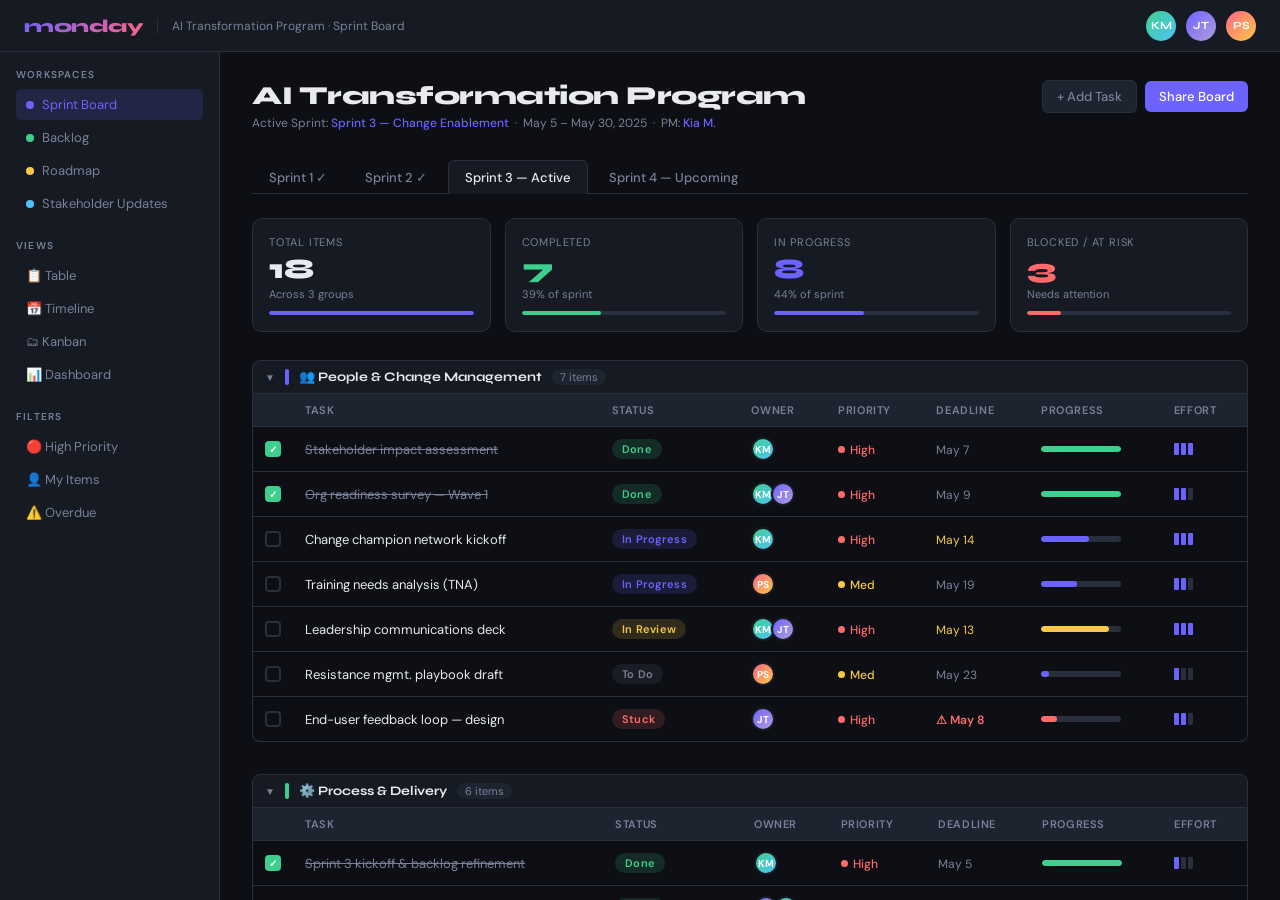
<file: K-11-monday.html>
<!DOCTYPE html>
<html lang="en">
<head>
  <meta charset="UTF-8" />
  <meta name="viewport" content="width=device-width, initial-scale=1.0"/>
  <title>Sprint Tracker | PM Portfolio</title>
  <link href="https://fonts.googleapis.com/css2?family=Syne:wght@400;600;700;800&family=DM+Sans:ital,wght@0,300;0,400;0,500;1,400&display=swap" rel="stylesheet"/>
  <style>
    :root {
      --bg: #0d0f14;
      --surface: #161a23;
      --surface2: #1e2330;
      --border: #2a2f3d;
      --text: #e8eaf0;
      --muted: #7a8099;
      --accent: #6c63ff;
      --accent2: #ff6584;
      --green: #3ecf8e;
      --yellow: #f9c846;
      --red: #ff6b6b;
      --blue: #4fc3f7;
      --purple: #b39ddb;
      --font-head: 'Syne', sans-serif;
      --font-body: 'DM Sans', sans-serif;
    }

    *, *::before, *::after { box-sizing: border-box; margin: 0; padding: 0; }

    body {
      background: var(--bg);
      color: var(--text);
      font-family: var(--font-body);
      font-size: 14px;
      min-height: 100vh;
    }

    /* ── TOP NAV ── */
    .topnav {
      background: var(--surface);
      border-bottom: 1px solid var(--border);
      display: flex;
      align-items: center;
      justify-content: space-between;
      padding: 0 24px;
      height: 52px;
      position: sticky;
      top: 0;
      z-index: 100;
    }
    .topnav-left { display: flex; align-items: center; gap: 14px; }
    .logo {
      font-family: var(--font-head);
      font-weight: 800;
      font-size: 18px;
      letter-spacing: -0.5px;
      background: linear-gradient(135deg, var(--accent), var(--accent2));
      -webkit-background-clip: text;
      -webkit-text-fill-color: transparent;
    }
    .workspace-label {
      font-size: 12px;
      color: var(--muted);
      border-left: 1px solid var(--border);
      padding-left: 14px;
    }
    .topnav-right { display: flex; align-items: center; gap: 10px; }
    .avatar {
      width: 30px; height: 30px;
      border-radius: 50%;
      display: flex; align-items: center; justify-content: center;
      font-family: var(--font-head);
      font-weight: 700;
      font-size: 11px;
      color: #fff;
    }
    .av1 { background: linear-gradient(135deg, #6c63ff, #b39ddb); }
    .av2 { background: linear-gradient(135deg, #ff6584, #f9c846); }
    .av3 { background: linear-gradient(135deg, #3ecf8e, #4fc3f7); }

    /* ── LAYOUT ── */
    .layout { display: flex; height: calc(100vh - 52px); }

    /* ── SIDEBAR ── */
    .sidebar {
      width: 220px;
      background: var(--surface);
      border-right: 1px solid var(--border);
      flex-shrink: 0;
      padding: 16px 0;
      overflow-y: auto;
    }
    .sidebar-section { padding: 0 16px; margin-bottom: 20px; }
    .sidebar-label {
      font-size: 10px;
      font-weight: 600;
      letter-spacing: 1.2px;
      text-transform: uppercase;
      color: var(--muted);
      margin-bottom: 8px;
    }
    .sidebar-item {
      display: flex; align-items: center; gap: 8px;
      padding: 7px 10px;
      border-radius: 6px;
      font-size: 13px;
      color: var(--muted);
      cursor: pointer;
      transition: all 0.15s;
      margin-bottom: 2px;
    }
    .sidebar-item:hover { background: var(--surface2); color: var(--text); }
    .sidebar-item.active { background: rgba(108,99,255,0.15); color: var(--accent); }
    .sidebar-dot { width: 8px; height: 8px; border-radius: 50%; flex-shrink: 0; }

    /* ── MAIN ── */
    .main { flex: 1; overflow-y: auto; padding: 28px 32px; }

    .board-header {
      display: flex; align-items: flex-start; justify-content: space-between;
      margin-bottom: 28px;
    }
    .board-title {
      font-family: var(--font-head);
      font-weight: 800;
      font-size: 26px;
      letter-spacing: -0.5px;
      margin-bottom: 4px;
    }
    .board-meta { font-size: 12px; color: var(--muted); }
    .board-meta span { color: var(--accent); font-weight: 500; }

    .header-actions { display: flex; gap: 8px; align-items: center; }
    .btn {
      padding: 7px 14px;
      border-radius: 6px;
      font-family: var(--font-body);
      font-size: 13px;
      font-weight: 500;
      cursor: pointer;
      border: none;
      transition: all 0.15s;
    }
    .btn-ghost {
      background: var(--surface2);
      color: var(--muted);
      border: 1px solid var(--border);
    }
    .btn-ghost:hover { color: var(--text); border-color: var(--accent); }
    .btn-primary {
      background: var(--accent);
      color: #fff;
    }
    .btn-primary:hover { opacity: 0.85; }

    /* ── SPRINT TABS ── */
    .sprint-tabs {
      display: flex; gap: 4px;
      margin-bottom: 24px;
      border-bottom: 1px solid var(--border);
      padding-bottom: 0;
    }
    .sprint-tab {
      padding: 8px 16px;
      border-radius: 6px 6px 0 0;
      font-size: 13px;
      font-weight: 500;
      cursor: pointer;
      color: var(--muted);
      border: 1px solid transparent;
      border-bottom: none;
      position: relative;
      bottom: -1px;
      transition: all 0.15s;
    }
    .sprint-tab:hover { color: var(--text); }
    .sprint-tab.active {
      background: var(--surface);
      color: var(--text);
      border-color: var(--border);
      border-bottom-color: var(--surface);
    }

    /* ── STATS ROW ── */
    .stats-row {
      display: grid;
      grid-template-columns: repeat(4, 1fr);
      gap: 14px;
      margin-bottom: 28px;
    }
    .stat-card {
      background: var(--surface);
      border: 1px solid var(--border);
      border-radius: 10px;
      padding: 16px;
    }
    .stat-label { font-size: 11px; color: var(--muted); text-transform: uppercase; letter-spacing: 0.8px; margin-bottom: 6px; }
    .stat-value { font-family: var(--font-head); font-size: 28px; font-weight: 800; line-height: 1; }
    .stat-sub { font-size: 11px; color: var(--muted); margin-top: 4px; }
    .prog-bar {
      height: 4px;
      border-radius: 2px;
      background: var(--border);
      margin-top: 10px;
      overflow: hidden;
    }
    .prog-fill { height: 100%; border-radius: 2px; transition: width 0.6s ease; }

    /* ── TABLE ── */
    .group-block { margin-bottom: 32px; }
    .group-header {
      display: flex; align-items: center; gap: 10px;
      margin-bottom: 0;
      padding: 8px 12px;
      background: var(--surface);
      border: 1px solid var(--border);
      border-radius: 8px 8px 0 0;
      cursor: pointer;
    }
    .group-toggle { font-size: 10px; color: var(--muted); }
    .group-name { font-family: var(--font-head); font-weight: 700; font-size: 13px; }
    .group-count {
      background: var(--surface2);
      border-radius: 20px;
      padding: 1px 8px;
      font-size: 11px;
      color: var(--muted);
    }
    .group-stripe {
      width: 4px; height: 16px;
      border-radius: 2px;
    }

    .table-wrap {
      border: 1px solid var(--border);
      border-top: none;
      border-radius: 0 0 8px 8px;
      overflow: hidden;
    }
    table { width: 100%; border-collapse: collapse; }
    thead tr { background: var(--surface2); }
    thead th {
      padding: 9px 12px;
      text-align: left;
      font-size: 11px;
      font-weight: 600;
      letter-spacing: 0.6px;
      text-transform: uppercase;
      color: var(--muted);
      white-space: nowrap;
      border-bottom: 1px solid var(--border);
      cursor: pointer;
    }
    thead th:hover { color: var(--text); }
    tbody tr {
      border-bottom: 1px solid var(--border);
      transition: background 0.1s;
    }
    tbody tr:last-child { border-bottom: none; }
    tbody tr:hover { background: rgba(255,255,255,0.02); }
    tbody td {
      padding: 10px 12px;
      font-size: 13px;
      vertical-align: middle;
    }

    /* Task name cell */
    .task-name { display: flex; align-items: center; gap: 8px; }
    .check {
      width: 16px; height: 16px;
      border: 2px solid var(--border);
      border-radius: 4px;
      flex-shrink: 0;
      display: flex; align-items: center; justify-content: center;
      cursor: pointer;
      transition: all 0.15s;
    }
    .check.done { background: var(--green); border-color: var(--green); }
    .check.done::after { content: '✓'; font-size: 10px; color: #fff; font-weight: 700; }
    .task-text { font-weight: 400; }
    .task-text.done-text { text-decoration: line-through; color: var(--muted); }

    /* Status pill */
    .pill {
      display: inline-flex; align-items: center;
      padding: 3px 10px;
      border-radius: 20px;
      font-size: 11px;
      font-weight: 600;
      letter-spacing: 0.3px;
      white-space: nowrap;
    }
    .pill-done     { background: rgba(62,207,142,0.15); color: var(--green); }
    .pill-progress { background: rgba(108,99,255,0.15); color: var(--accent); }
    .pill-review   { background: rgba(249,200,70,0.15);  color: var(--yellow); }
    .pill-stuck    { background: rgba(255,107,107,0.15); color: var(--red); }
    .pill-todo     { background: rgba(122,128,153,0.12); color: var(--muted); }
    .pill-planning { background: rgba(79,195,247,0.15);  color: var(--blue); }

    /* Priority */
    .prio {
      display: inline-flex; align-items: center; gap: 5px;
      font-size: 12px; font-weight: 500;
    }
    .prio-dot { width: 7px; height: 7px; border-radius: 50%; }
    .prio-high   .prio-dot { background: var(--red); }
    .prio-med    .prio-dot { background: var(--yellow); }
    .prio-low    .prio-dot { background: var(--green); }
    .prio-high   { color: var(--red); }
    .prio-med    { color: var(--yellow); }
    .prio-low    { color: var(--green); }

    /* Owner avatars */
    .owner-cell { display: flex; align-items: center; gap: -4px; }
    .owner-av {
      width: 24px; height: 24px;
      border-radius: 50%;
      display: flex; align-items: center; justify-content: center;
      font-size: 10px; font-weight: 700; color: #fff;
      border: 2px solid var(--surface);
      margin-left: -4px;
    }
    .owner-av:first-child { margin-left: 0; }

    /* Deadline */
    .deadline { font-size: 12px; white-space: nowrap; }
    .deadline.overdue { color: var(--red); font-weight: 600; }
    .deadline.soon    { color: var(--yellow); }
    .deadline.ok      { color: var(--muted); }

    /* Effort badge */
    .effort {
      display: inline-flex; align-items: center;
      font-size: 12px; color: var(--muted);
      gap: 4px;
    }
    .effort-bar {
      display: flex; gap: 2px;
    }
    .ef-block { width: 5px; height: 12px; border-radius: 1px; background: var(--border); }
    .ef-block.fill { background: var(--accent); }

    /* Mini progress bar in table */
    .mini-prog { width: 80px; height: 6px; border-radius: 3px; background: var(--border); overflow: hidden; }
    .mini-prog-fill { height: 100%; border-radius: 3px; }

    /* ── FOOTER NOTE ── */
    .footer-note {
      text-align: center;
      color: var(--muted);
      font-size: 11px;
      margin-top: 40px;
      padding-bottom: 20px;
    }
    .footer-note strong { color: var(--accent); }

    /* Animations */
    @keyframes fadeUp {
      from { opacity: 0; transform: translateY(12px); }
      to   { opacity: 1; transform: translateY(0); }
    }
    .group-block { animation: fadeUp 0.4s ease both; }
    .group-block:nth-child(1) { animation-delay: 0.05s; }
    .group-block:nth-child(2) { animation-delay: 0.12s; }
    .group-block:nth-child(3) { animation-delay: 0.19s; }
    .stat-card { animation: fadeUp 0.35s ease both; }
    .stat-card:nth-child(1) { animation-delay: 0s; }
    .stat-card:nth-child(2) { animation-delay: 0.06s; }
    .stat-card:nth-child(3) { animation-delay: 0.12s; }
    .stat-card:nth-child(4) { animation-delay: 0.18s; }

    /* Tooltip on hover */
    [data-tip] { position: relative; }
    [data-tip]:hover::after {
      content: attr(data-tip);
      position: absolute;
      bottom: 120%; left: 50%; transform: translateX(-50%);
      background: var(--surface2);
      border: 1px solid var(--border);
      color: var(--text);
      font-size: 11px;
      padding: 4px 8px;
      border-radius: 4px;
      white-space: nowrap;
      pointer-events: none;
      z-index: 99;
    }

    /* Scrollbar */
    ::-webkit-scrollbar { width: 6px; height: 6px; }
    ::-webkit-scrollbar-track { background: transparent; }
    ::-webkit-scrollbar-thumb { background: var(--border); border-radius: 3px; }

    @media (max-width: 900px) {
      .sidebar { display: none; }
      .stats-row { grid-template-columns: repeat(2, 1fr); }
      .main { padding: 16px; }
    }
  </style>
</head>
<body>

<!-- TOP NAV -->
<nav class="topnav">
  <div class="topnav-left">
    <div class="logo">monday</div>
    <div class="workspace-label">AI Transformation Program · Sprint Board</div>
  </div>
  <div class="topnav-right">
    <div class="avatar av3" data-tip="Kia M.">KM</div>
    <div class="avatar av1" data-tip="Jordan T.">JT</div>
    <div class="avatar av2" data-tip="Priya S.">PS</div>
  </div>
</nav>

<div class="layout">

  <!-- SIDEBAR -->
  <aside class="sidebar">
    <div class="sidebar-section">
      <div class="sidebar-label">Workspaces</div>
      <div class="sidebar-item active">
        <div class="sidebar-dot" style="background:#6c63ff"></div> Sprint Board
      </div>
      <div class="sidebar-item">
        <div class="sidebar-dot" style="background:#3ecf8e"></div> Backlog
      </div>
      <div class="sidebar-item">
        <div class="sidebar-dot" style="background:#f9c846"></div> Roadmap
      </div>
      <div class="sidebar-item">
        <div class="sidebar-dot" style="background:#4fc3f7"></div> Stakeholder Updates
      </div>
    </div>
    <div class="sidebar-section">
      <div class="sidebar-label">Views</div>
      <div class="sidebar-item">📋 Table</div>
      <div class="sidebar-item">📅 Timeline</div>
      <div class="sidebar-item">🗂 Kanban</div>
      <div class="sidebar-item">📊 Dashboard</div>
    </div>
    <div class="sidebar-section">
      <div class="sidebar-label">Filters</div>
      <div class="sidebar-item">🔴 High Priority</div>
      <div class="sidebar-item">👤 My Items</div>
      <div class="sidebar-item">⚠️ Overdue</div>
    </div>
  </aside>

  <!-- MAIN CONTENT -->
  <main class="main">

    <div class="board-header">
      <div>
        <div class="board-title">AI Transformation Program</div>
        <div class="board-meta">
          Active Sprint: <span>Sprint 3 — Change Enablement</span> &nbsp;·&nbsp;
          May 5 – May 30, 2025 &nbsp;·&nbsp; PM: <span>Kia M.</span>
        </div>
      </div>
      <div class="header-actions">
        <button class="btn btn-ghost">+ Add Task</button>
        <button class="btn btn-primary">Share Board</button>
      </div>
    </div>

    <!-- SPRINT TABS -->
    <div class="sprint-tabs">
      <div class="sprint-tab">Sprint 1 ✓</div>
      <div class="sprint-tab">Sprint 2 ✓</div>
      <div class="sprint-tab active">Sprint 3 — Active</div>
      <div class="sprint-tab">Sprint 4 — Upcoming</div>
    </div>

    <!-- STATS -->
    <div class="stats-row">
      <div class="stat-card">
        <div class="stat-label">Total Items</div>
        <div class="stat-value">18</div>
        <div class="stat-sub">Across 3 groups</div>
        <div class="prog-bar"><div class="prog-fill" style="width:100%;background:var(--accent)"></div></div>
      </div>
      <div class="stat-card">
        <div class="stat-label">Completed</div>
        <div class="stat-value" style="color:var(--green)">7</div>
        <div class="stat-sub">39% of sprint</div>
        <div class="prog-bar"><div class="prog-fill" style="width:39%;background:var(--green)"></div></div>
      </div>
      <div class="stat-card">
        <div class="stat-label">In Progress</div>
        <div class="stat-value" style="color:var(--accent)">8</div>
        <div class="stat-sub">44% of sprint</div>
        <div class="prog-bar"><div class="prog-fill" style="width:44%;background:var(--accent)"></div></div>
      </div>
      <div class="stat-card">
        <div class="stat-label">Blocked / At Risk</div>
        <div class="stat-value" style="color:var(--red)">3</div>
        <div class="stat-sub">Needs attention</div>
        <div class="prog-bar"><div class="prog-fill" style="width:17%;background:var(--red)"></div></div>
      </div>
    </div>

    <!-- GROUP 1: PEOPLE & CHANGE MANAGEMENT -->
    <div class="group-block">
      <div class="group-header">
        <span class="group-toggle">▼</span>
        <div class="group-stripe" style="background:#6c63ff"></div>
        <span class="group-name">👥 People & Change Management</span>
        <span class="group-count">7 items</span>
      </div>
      <div class="table-wrap">
        <table>
          <thead>
            <tr>
              <th style="width:28px"></th>
              <th style="min-width:240px">Task</th>
              <th>Status</th>
              <th>Owner</th>
              <th>Priority</th>
              <th>Deadline</th>
              <th>Progress</th>
              <th>Effort</th>
            </tr>
          </thead>
          <tbody>
            <tr>
              <td><div class="check done"></div></td>
              <td><div class="task-name"><span class="task-text done-text">Stakeholder impact assessment</span></div></td>
              <td><span class="pill pill-done">Done</span></td>
              <td><div class="owner-cell"><div class="owner-av av3">KM</div></div></td>
              <td><span class="prio prio-high"><span class="prio-dot"></span>High</span></td>
              <td><span class="deadline ok">May 7</span></td>
              <td><div class="mini-prog"><div class="mini-prog-fill" style="width:100%;background:var(--green)"></div></div></td>
              <td><div class="effort-bar"><div class="ef-block fill"></div><div class="ef-block fill"></div><div class="ef-block fill"></div></div></td>
            </tr>
            <tr>
              <td><div class="check done"></div></td>
              <td><div class="task-name"><span class="task-text done-text">Org readiness survey — Wave 1</span></div></td>
              <td><span class="pill pill-done">Done</span></td>
              <td><div class="owner-cell"><div class="owner-av av3">KM</div><div class="owner-av av1">JT</div></div></td>
              <td><span class="prio prio-high"><span class="prio-dot"></span>High</span></td>
              <td><span class="deadline ok">May 9</span></td>
              <td><div class="mini-prog"><div class="mini-prog-fill" style="width:100%;background:var(--green)"></div></div></td>
              <td><div class="effort-bar"><div class="ef-block fill"></div><div class="ef-block fill"></div><div class="ef-block"></div></div></td>
            </tr>
            <tr>
              <td><div class="check"></div></td>
              <td><div class="task-name"><span class="task-text">Change champion network kickoff</span></div></td>
              <td><span class="pill pill-progress">In Progress</span></td>
              <td><div class="owner-cell"><div class="owner-av av3">KM</div></div></td>
              <td><span class="prio prio-high"><span class="prio-dot"></span>High</span></td>
              <td><span class="deadline soon">May 14</span></td>
              <td><div class="mini-prog"><div class="mini-prog-fill" style="width:60%;background:var(--accent)"></div></div></td>
              <td><div class="effort-bar"><div class="ef-block fill"></div><div class="ef-block fill"></div><div class="ef-block fill"></div></div></td>
            </tr>
            <tr>
              <td><div class="check"></div></td>
              <td><div class="task-name"><span class="task-text">Training needs analysis (TNA)</span></div></td>
              <td><span class="pill pill-progress">In Progress</span></td>
              <td><div class="owner-cell"><div class="owner-av av2">PS</div></div></td>
              <td><span class="prio prio-med"><span class="prio-dot"></span>Med</span></td>
              <td><span class="deadline ok">May 19</span></td>
              <td><div class="mini-prog"><div class="mini-prog-fill" style="width:45%;background:var(--accent)"></div></div></td>
              <td><div class="effort-bar"><div class="ef-block fill"></div><div class="ef-block fill"></div><div class="ef-block"></div></div></td>
            </tr>
            <tr>
              <td><div class="check"></div></td>
              <td><div class="task-name"><span class="task-text">Leadership communications deck</span></div></td>
              <td><span class="pill pill-review">In Review</span></td>
              <td><div class="owner-cell"><div class="owner-av av3">KM</div><div class="owner-av av1">JT</div></div></td>
              <td><span class="prio prio-high"><span class="prio-dot"></span>High</span></td>
              <td><span class="deadline soon">May 13</span></td>
              <td><div class="mini-prog"><div class="mini-prog-fill" style="width:85%;background:var(--yellow)"></div></div></td>
              <td><div class="effort-bar"><div class="ef-block fill"></div><div class="ef-block fill"></div><div class="ef-block fill"></div></div></td>
            </tr>
            <tr>
              <td><div class="check"></div></td>
              <td><div class="task-name"><span class="task-text">Resistance mgmt. playbook draft</span></div></td>
              <td><span class="pill pill-todo">To Do</span></td>
              <td><div class="owner-cell"><div class="owner-av av2">PS</div></div></td>
              <td><span class="prio prio-med"><span class="prio-dot"></span>Med</span></td>
              <td><span class="deadline ok">May 23</span></td>
              <td><div class="mini-prog"><div class="mini-prog-fill" style="width:10%;background:var(--accent)"></div></div></td>
              <td><div class="effort-bar"><div class="ef-block fill"></div><div class="ef-block"></div><div class="ef-block"></div></div></td>
            </tr>
            <tr>
              <td><div class="check"></div></td>
              <td><div class="task-name"><span class="task-text">End-user feedback loop — design</span></div></td>
              <td><span class="pill pill-stuck">Stuck</span></td>
              <td><div class="owner-cell"><div class="owner-av av1">JT</div></div></td>
              <td><span class="prio prio-high"><span class="prio-dot"></span>High</span></td>
              <td><span class="deadline overdue">⚠ May 8</span></td>
              <td><div class="mini-prog"><div class="mini-prog-fill" style="width:20%;background:var(--red)"></div></div></td>
              <td><div class="effort-bar"><div class="ef-block fill"></div><div class="ef-block fill"></div><div class="ef-block"></div></div></td>
            </tr>
          </tbody>
        </table>
      </div>
    </div>

    <!-- GROUP 2: PROCESS & DELIVERY -->
    <div class="group-block">
      <div class="group-header">
        <span class="group-toggle">▼</span>
        <div class="group-stripe" style="background:#3ecf8e"></div>
        <span class="group-name">⚙️ Process & Delivery</span>
        <span class="group-count">6 items</span>
      </div>
      <div class="table-wrap">
        <table>
          <thead>
            <tr>
              <th style="width:28px"></th>
              <th style="min-width:240px">Task</th>
              <th>Status</th>
              <th>Owner</th>
              <th>Priority</th>
              <th>Deadline</th>
              <th>Progress</th>
              <th>Effort</th>
            </tr>
          </thead>
          <tbody>
            <tr>
              <td><div class="check done"></div></td>
              <td><div class="task-name"><span class="task-text done-text">Sprint 3 kickoff & backlog refinement</span></div></td>
              <td><span class="pill pill-done">Done</span></td>
              <td><div class="owner-cell"><div class="owner-av av3">KM</div></div></td>
              <td><span class="prio prio-high"><span class="prio-dot"></span>High</span></td>
              <td><span class="deadline ok">May 5</span></td>
              <td><div class="mini-prog"><div class="mini-prog-fill" style="width:100%;background:var(--green)"></div></div></td>
              <td><div class="effort-bar"><div class="ef-block fill"></div><div class="ef-block"></div><div class="ef-block"></div></div></td>
            </tr>
            <tr>
              <td><div class="check done"></div></td>
              <td><div class="task-name"><span class="task-text done-text">Process flow mapping — AS-IS state</span></div></td>
              <td><span class="pill pill-done">Done</span></td>
              <td><div class="owner-cell"><div class="owner-av av1">JT</div><div class="owner-av av3">KM</div></div></td>
              <td><span class="prio prio-med"><span class="prio-dot"></span>Med</span></td>
              <td><span class="deadline ok">May 9</span></td>
              <td><div class="mini-prog"><div class="mini-prog-fill" style="width:100%;background:var(--green)"></div></div></td>
              <td><div class="effort-bar"><div class="ef-block fill"></div><div class="ef-block fill"></div><div class="ef-block fill"></div></div></td>
            </tr>
            <tr>
              <td><div class="check"></div></td>
              <td><div class="task-name"><span class="task-text">TO-BE process design — draft</span></div></td>
              <td><span class="pill pill-progress">In Progress</span></td>
              <td><div class="owner-cell"><div class="owner-av av3">KM</div></div></td>
              <td><span class="prio prio-high"><span class="prio-dot"></span>High</span></td>
              <td><span class="deadline soon">May 16</span></td>
              <td><div class="mini-prog"><div class="mini-prog-fill" style="width:50%;background:var(--accent)"></div></div></td>
              <td><div class="effort-bar"><div class="ef-block fill"></div><div class="ef-block fill"></div><div class="ef-block fill"></div></div></td>
            </tr>
            <tr>
              <td><div class="check"></div></td>
              <td><div class="task-name"><span class="task-text">KPI dashboard — v1 setup</span></div></td>
              <td><span class="pill pill-progress">In Progress</span></td>
              <td><div class="owner-cell"><div class="owner-av av2">PS</div></div></td>
              <td><span class="prio prio-high"><span class="prio-dot"></span>High</span></td>
              <td><span class="deadline soon">May 15</span></td>
              <td><div class="mini-prog"><div class="mini-prog-fill" style="width:35%;background:var(--accent)"></div></div></td>
              <td><div class="effort-bar"><div class="ef-block fill"></div><div class="ef-block fill"></div><div class="ef-block"></div></div></td>
            </tr>
            <tr>
              <td><div class="check"></div></td>
              <td><div class="task-name"><span class="task-text">Sprint retrospective template build</span></div></td>
              <td><span class="pill pill-todo">To Do</span></td>
              <td><div class="owner-cell"><div class="owner-av av3">KM</div></div></td>
              <td><span class="prio prio-med"><span class="prio-dot"></span>Med</span></td>
              <td><span class="deadline ok">May 28</span></td>
              <td><div class="mini-prog"><div class="mini-prog-fill" style="width:0%;background:var(--accent)"></div></div></td>
              <td><div class="effort-bar"><div class="ef-block fill"></div><div class="ef-block"></div><div class="ef-block"></div></div></td>
            </tr>
            <tr>
              <td><div class="check"></div></td>
              <td><div class="task-name"><span class="task-text">Vendor SLA review — AI tool stack</span></div></td>
              <td><span class="pill pill-stuck">Stuck</span></td>
              <td><div class="owner-cell"><div class="owner-av av1">JT</div></div></td>
              <td><span class="prio prio-high"><span class="prio-dot"></span>High</span></td>
              <td><span class="deadline overdue">⚠ May 8</span></td>
              <td><div class="mini-prog"><div class="mini-prog-fill" style="width:15%;background:var(--red)"></div></div></td>
              <td><div class="effort-bar"><div class="ef-block fill"></div><div class="ef-block fill"></div><div class="ef-block fill"></div></div></td>
            </tr>
          </tbody>
        </table>
      </div>
    </div>

    <!-- GROUP 3: STRATEGY & REPORTING -->
    <div class="group-block">
      <div class="group-header">
        <span class="group-toggle">▼</span>
        <div class="group-stripe" style="background:#f9c846"></div>
        <span class="group-name">📈 Strategy & Reporting</span>
        <span class="group-count">5 items</span>
      </div>
      <div class="table-wrap">
        <table>
          <thead>
            <tr>
              <th style="width:28px"></th>
              <th style="min-width:240px">Task</th>
              <th>Status</th>
              <th>Owner</th>
              <th>Priority</th>
              <th>Deadline</th>
              <th>Progress</th>
              <th>Effort</th>
            </tr>
          </thead>
          <tbody>
            <tr>
              <td><div class="check done"></div></td>
              <td><div class="task-name"><span class="task-text done-text">Executive status report — Sprint 2</span></div></td>
              <td><span class="pill pill-done">Done</span></td>
              <td><div class="owner-cell"><div class="owner-av av3">KM</div></div></td>
              <td><span class="prio prio-high"><span class="prio-dot"></span>High</span></td>
              <td><span class="deadline ok">May 5</span></td>
              <td><div class="mini-prog"><div class="mini-prog-fill" style="width:100%;background:var(--green)"></div></div></td>
              <td><div class="effort-bar"><div class="ef-block fill"></div><div class="ef-block fill"></div><div class="ef-block"></div></div></td>
            </tr>
            <tr>
              <td><div class="check done"></div></td>
              <td><div class="task-name"><span class="task-text done-text">Risk register — quarterly update</span></div></td>
              <td><span class="pill pill-done">Done</span></td>
              <td><div class="owner-cell"><div class="owner-av av3">KM</div><div class="owner-av av2">PS</div></div></td>
              <td><span class="prio prio-med"><span class="prio-dot"></span>Med</span></td>
              <td><span class="deadline ok">May 7</span></td>
              <td><div class="mini-prog"><div class="mini-prog-fill" style="width:100%;background:var(--green)"></div></div></td>
              <td><div class="effort-bar"><div class="ef-block fill"></div><div class="ef-block fill"></div><div class="ef-block"></div></div></td>
            </tr>
            <tr>
              <td><div class="check"></div></td>
              <td><div class="task-name"><span class="task-text">Benefits realization tracking — setup</span></div></td>
              <td><span class="pill pill-progress">In Progress</span></td>
              <td><div class="owner-cell"><div class="owner-av av3">KM</div></div></td>
              <td><span class="prio prio-high"><span class="prio-dot"></span>High</span></td>
              <td><span class="deadline soon">May 18</span></td>
              <td><div class="mini-prog"><div class="mini-prog-fill" style="width:40%;background:var(--accent)"></div></div></td>
              <td><div class="effort-bar"><div class="ef-block fill"></div><div class="ef-block fill"></div><div class="ef-block fill"></div></div></td>
            </tr>
            <tr>
              <td><div class="check"></div></td>
              <td><div class="task-name"><span class="task-text">Sprint 4 planning doc</span></div></td>
              <td><span class="pill pill-planning">Planning</span></td>
              <td><div class="owner-cell"><div class="owner-av av3">KM</div><div class="owner-av av1">JT</div></div></td>
              <td><span class="prio prio-med"><span class="prio-dot"></span>Med</span></td>
              <td><span class="deadline ok">May 26</span></td>
              <td><div class="mini-prog"><div class="mini-prog-fill" style="width:5%;background:var(--blue)"></div></div></td>
              <td><div class="effort-bar"><div class="ef-block fill"></div><div class="ef-block"></div><div class="ef-block"></div></div></td>
            </tr>
            <tr>
              <td><div class="check"></div></td>
              <td><div class="task-name"><span class="task-text">Program milestone deck — May review</span></div></td>
              <td><span class="pill pill-stuck">Stuck</span></td>
              <td><div class="owner-cell"><div class="owner-av av3">KM</div></div></td>
              <td><span class="prio prio-high"><span class="prio-dot"></span>High</span></td>
              <td><span class="deadline overdue">⚠ May 8</span></td>
              <td><div class="mini-prog"><div class="mini-prog-fill" style="width:25%;background:var(--red)"></div></div></td>
              <td><div class="effort-bar"><div class="ef-block fill"></div><div class="ef-block fill"></div><div class="ef-block fill"></div></div></td>
            </tr>
          </tbody>
        </table>
      </div>
    </div>

    <div class="footer-note">
      Mock board created for PM portfolio — <strong>Kia M.</strong> · IBM Consulting · AI Transformation Program · Sprint 3 of 4
    </div>

  </main>
</div>

</body>
</html>
</file>
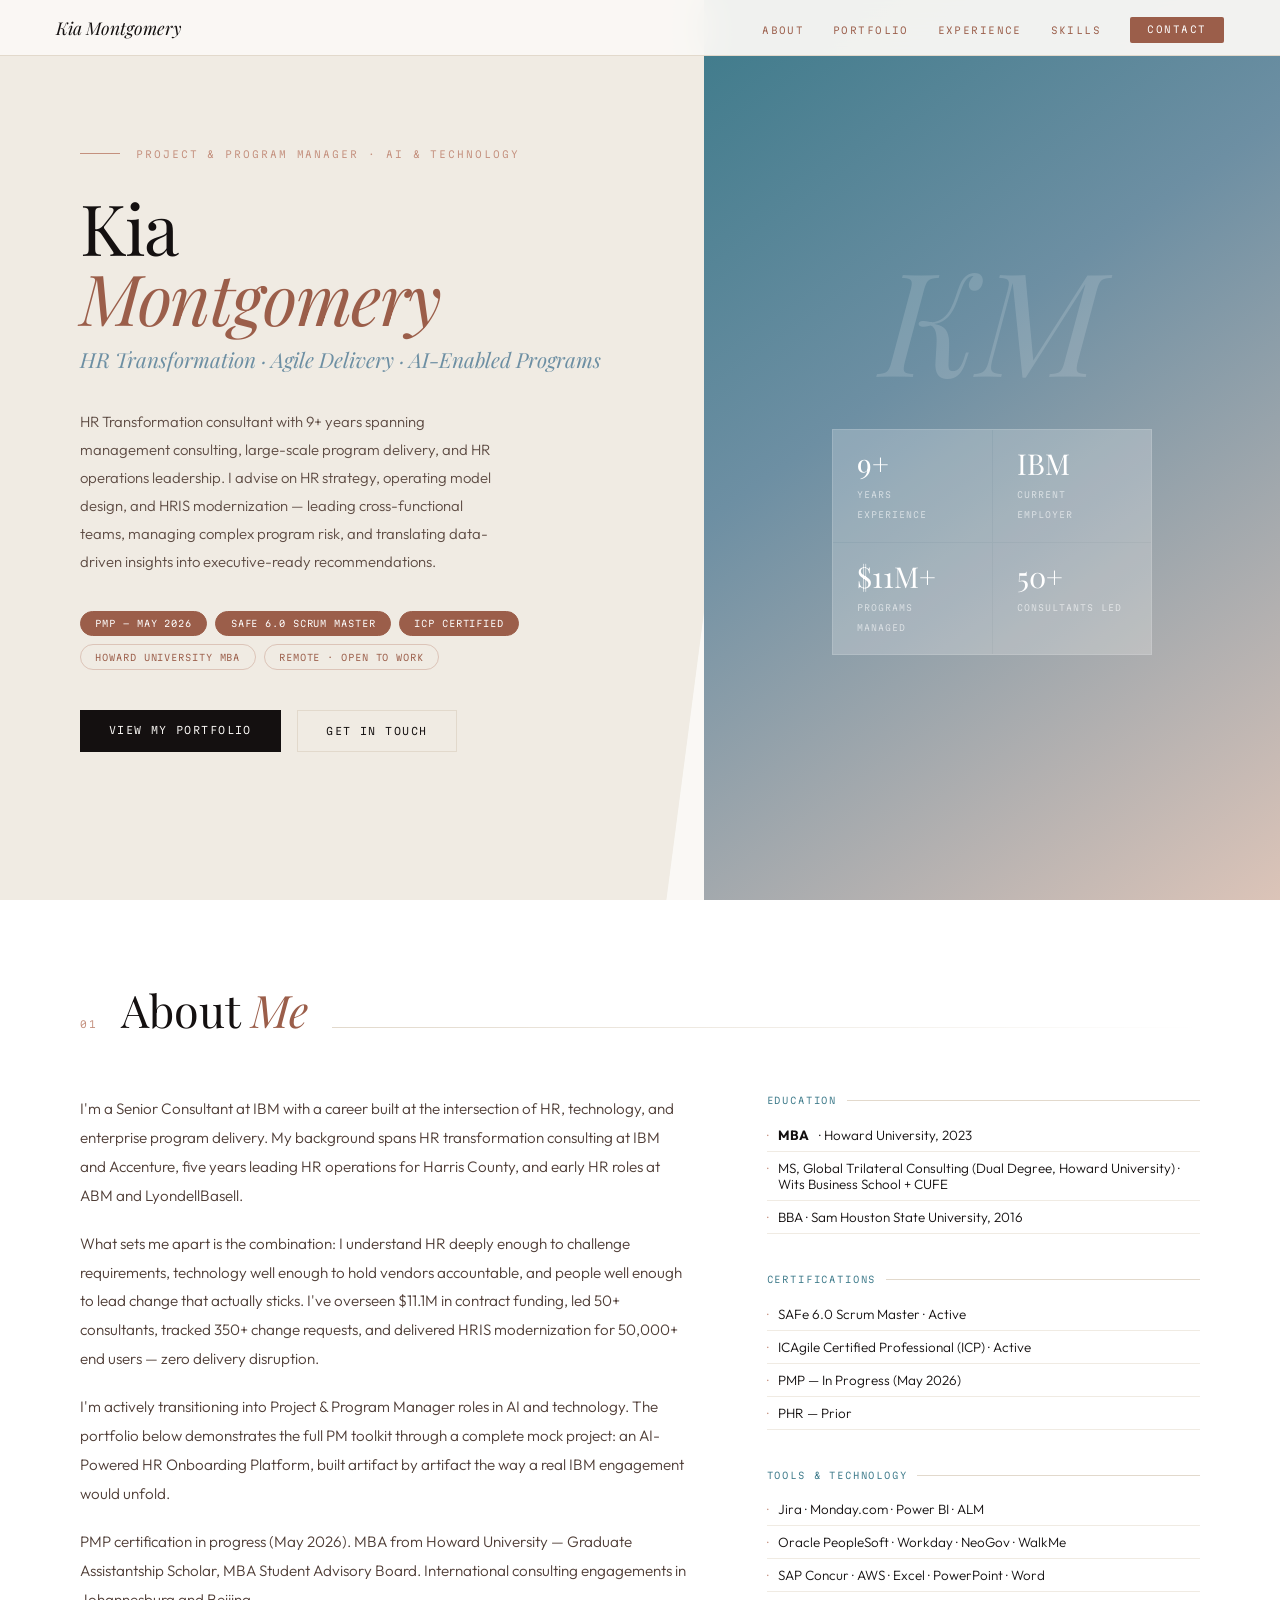
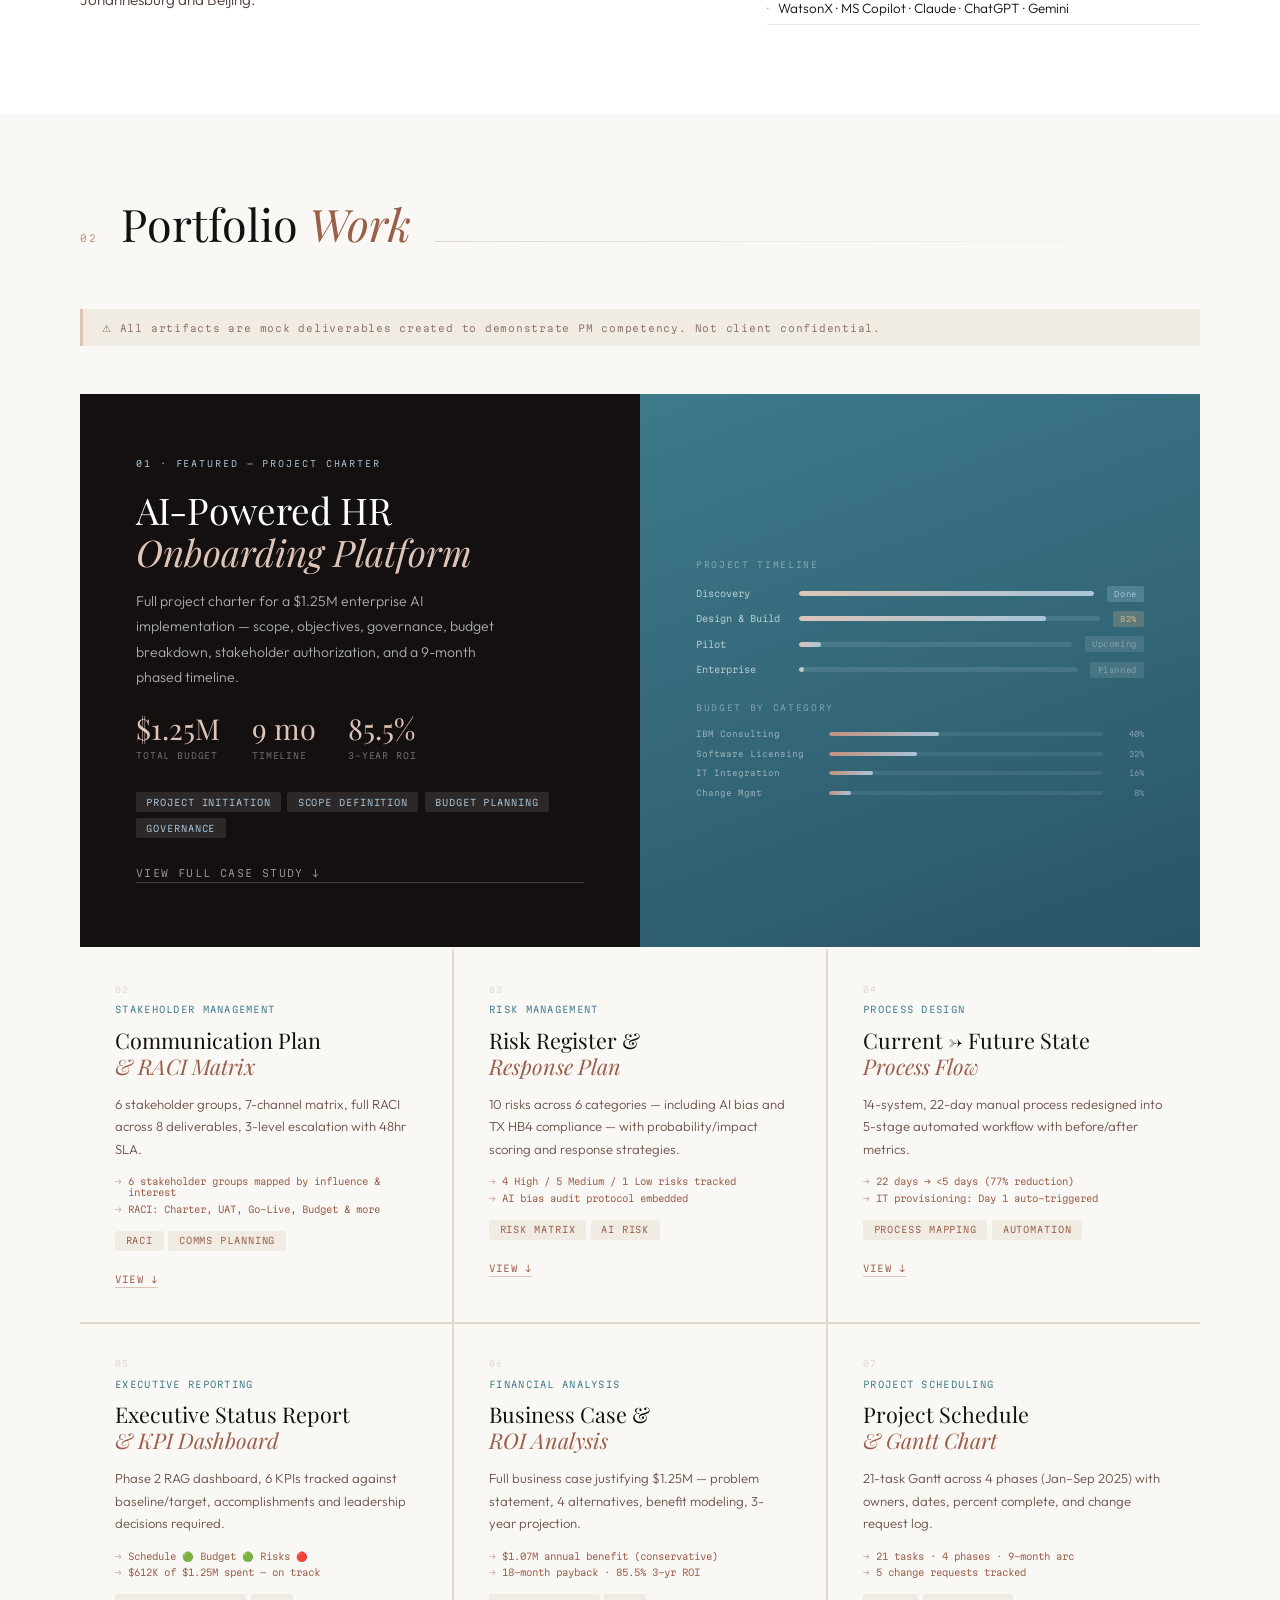
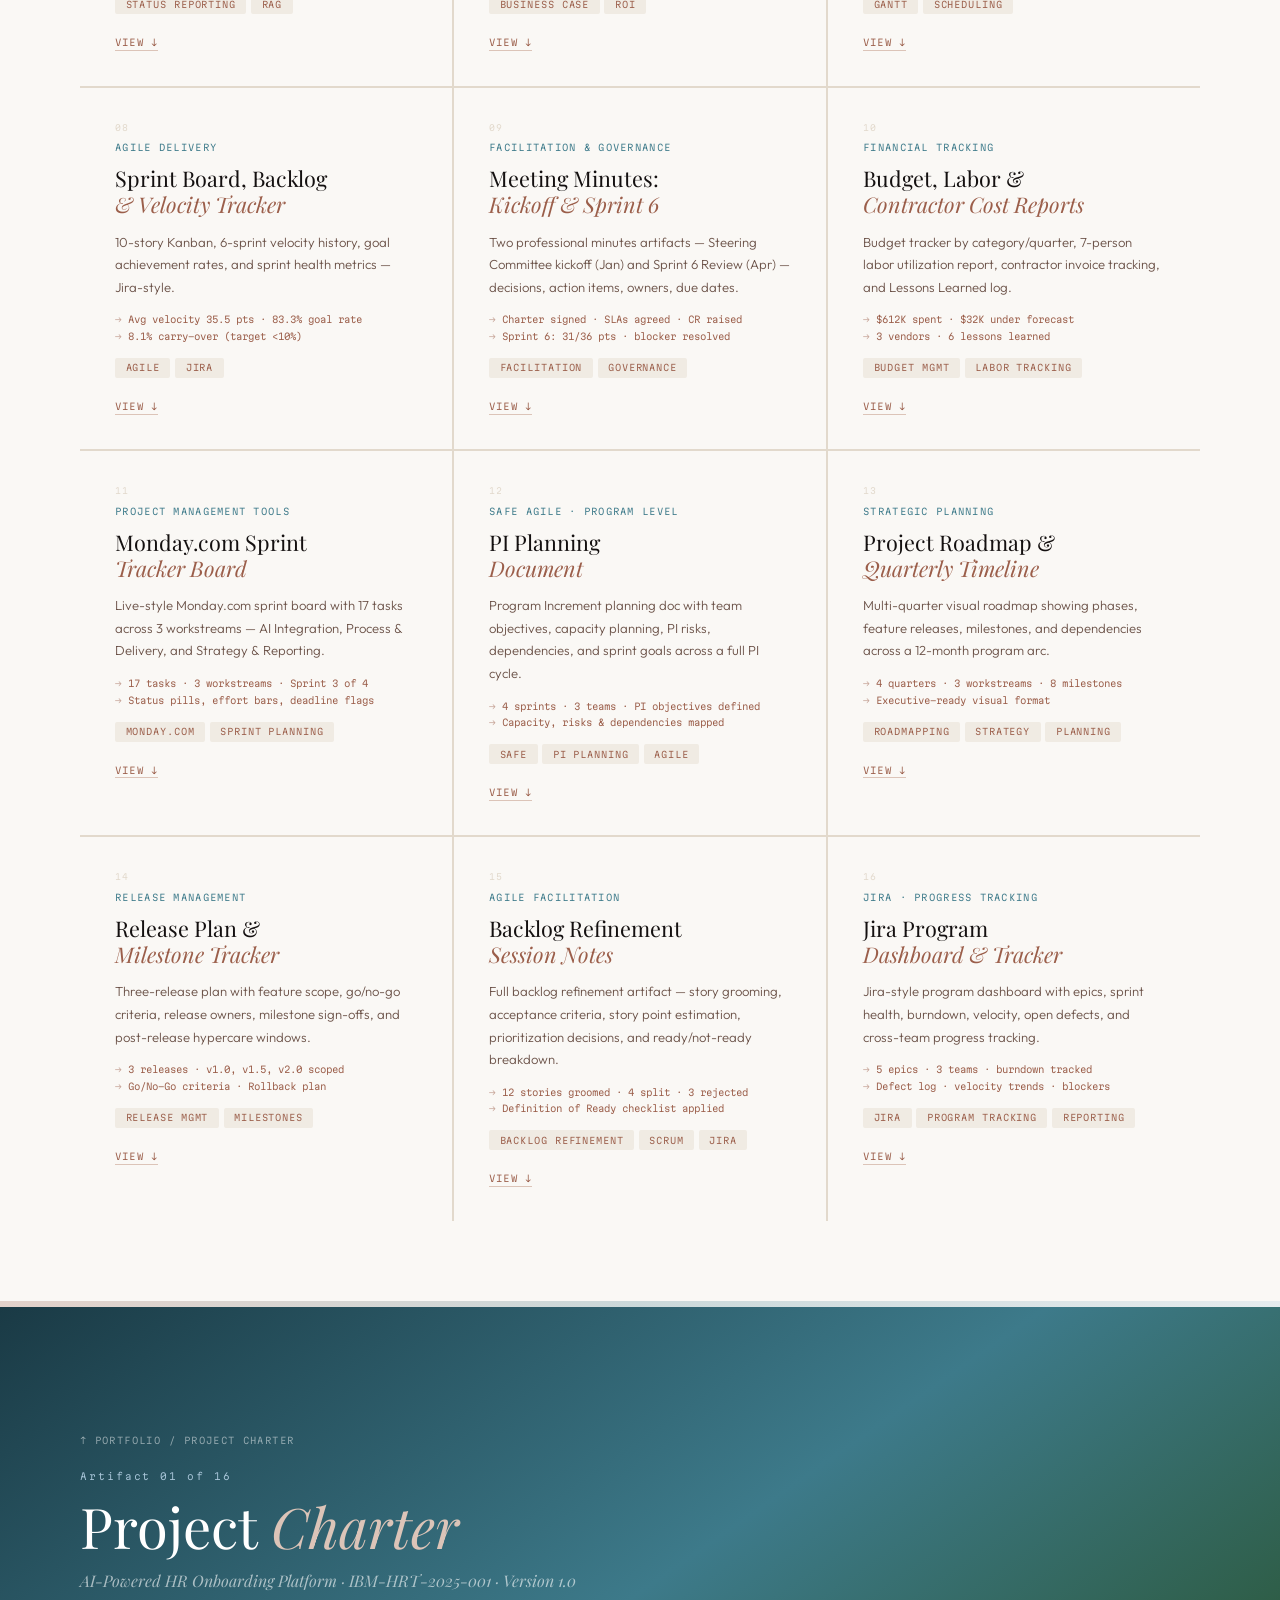
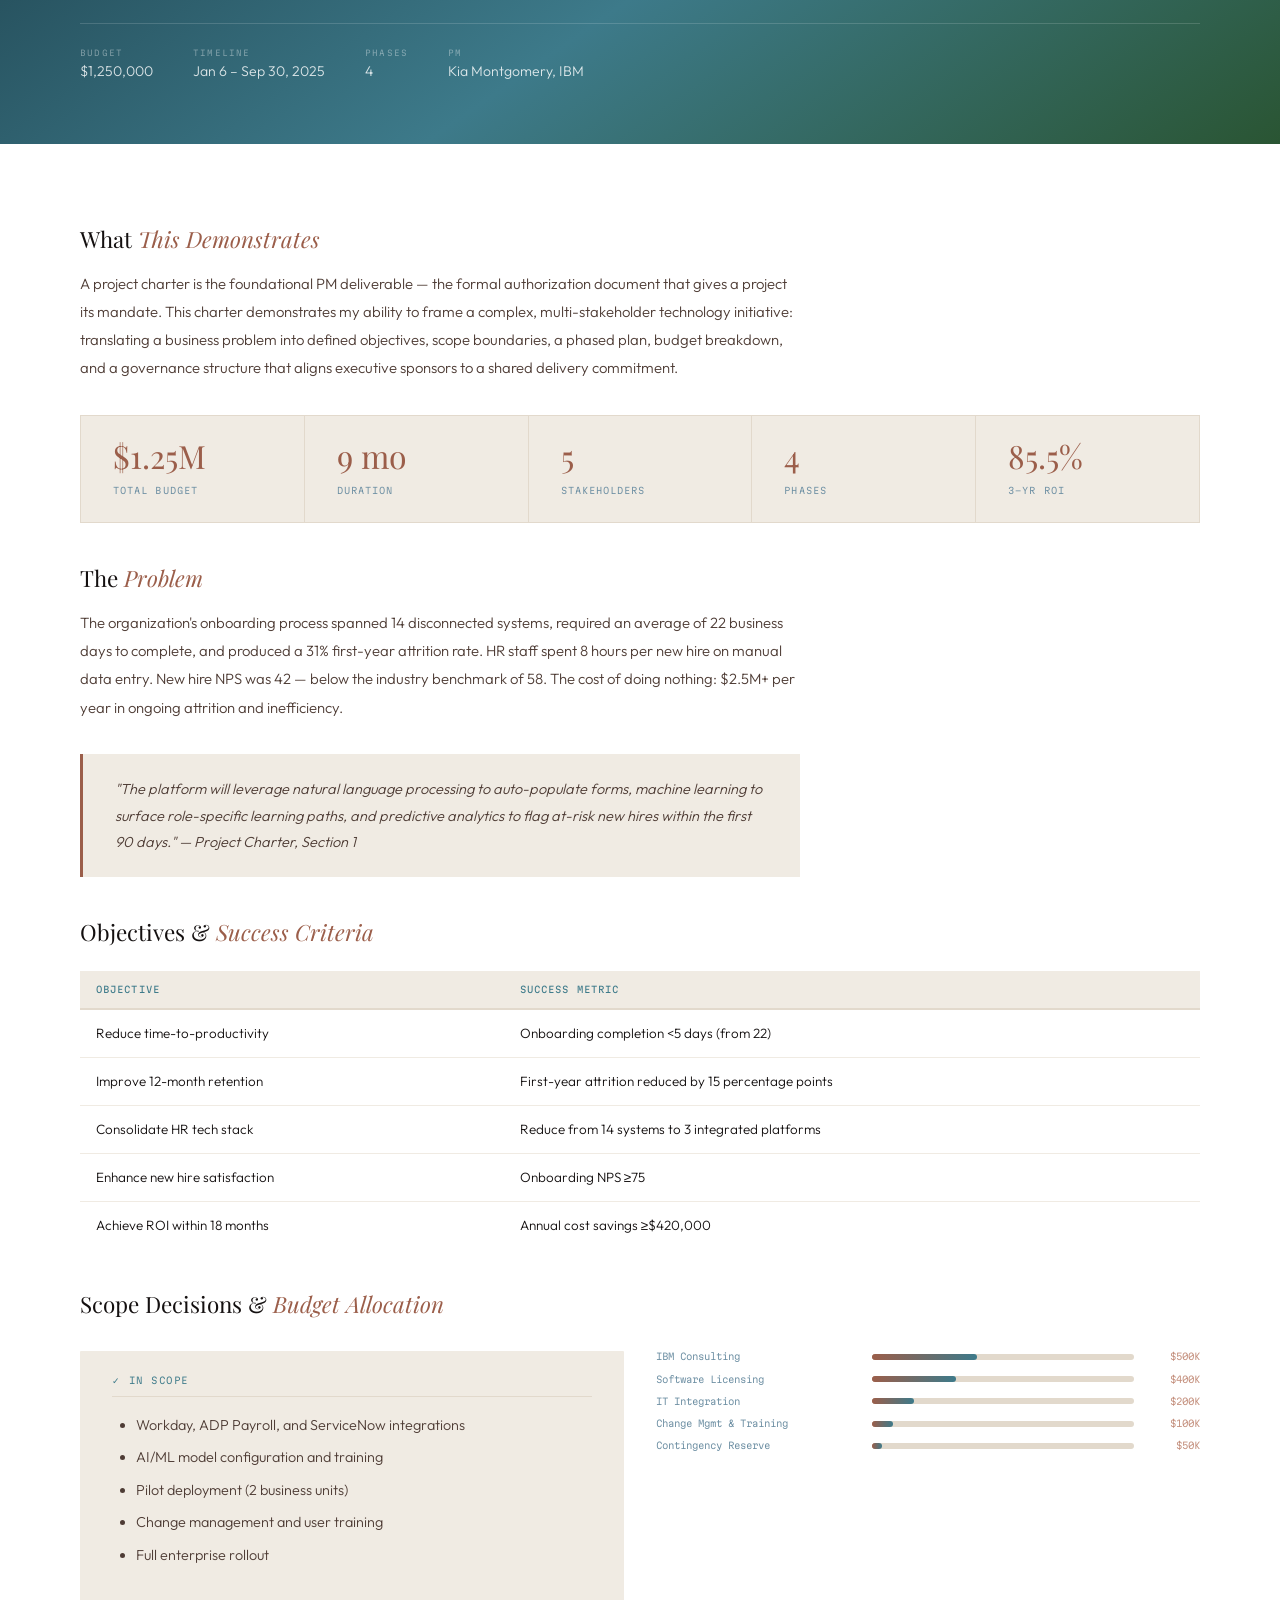
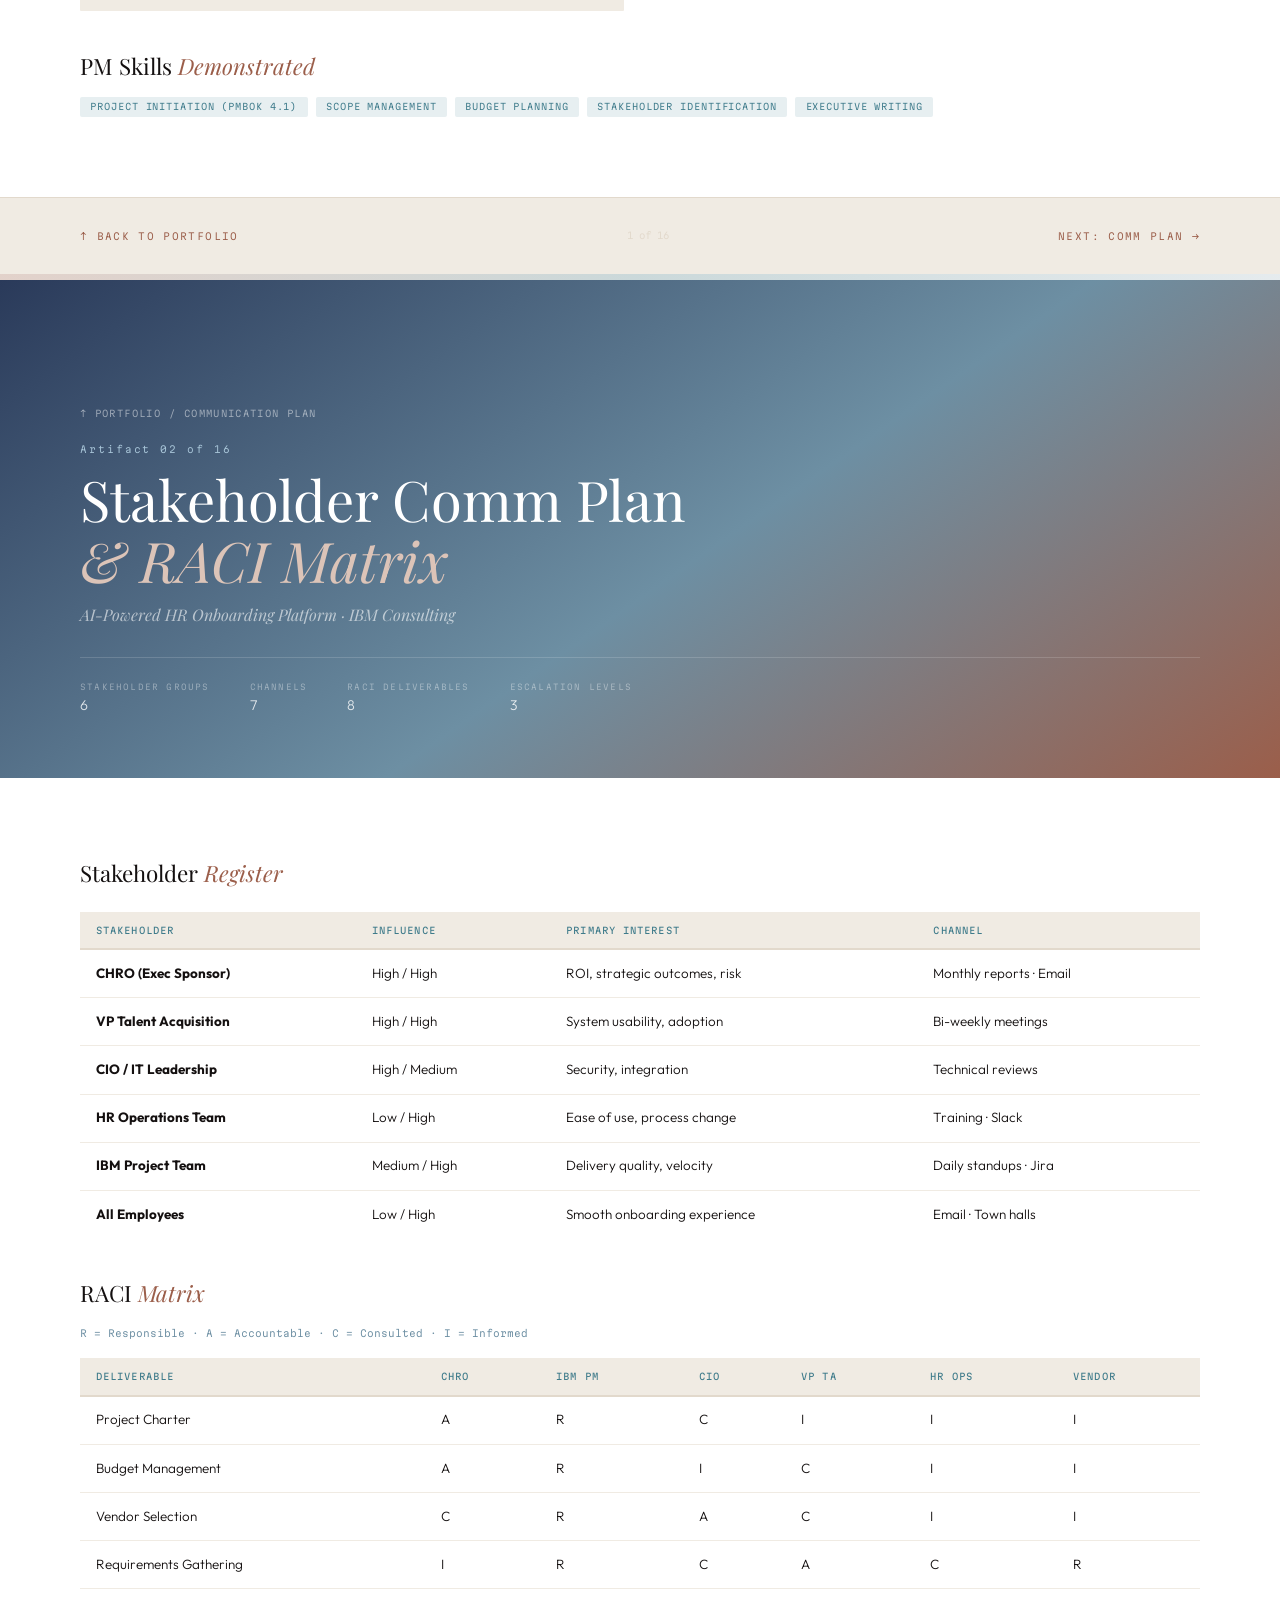
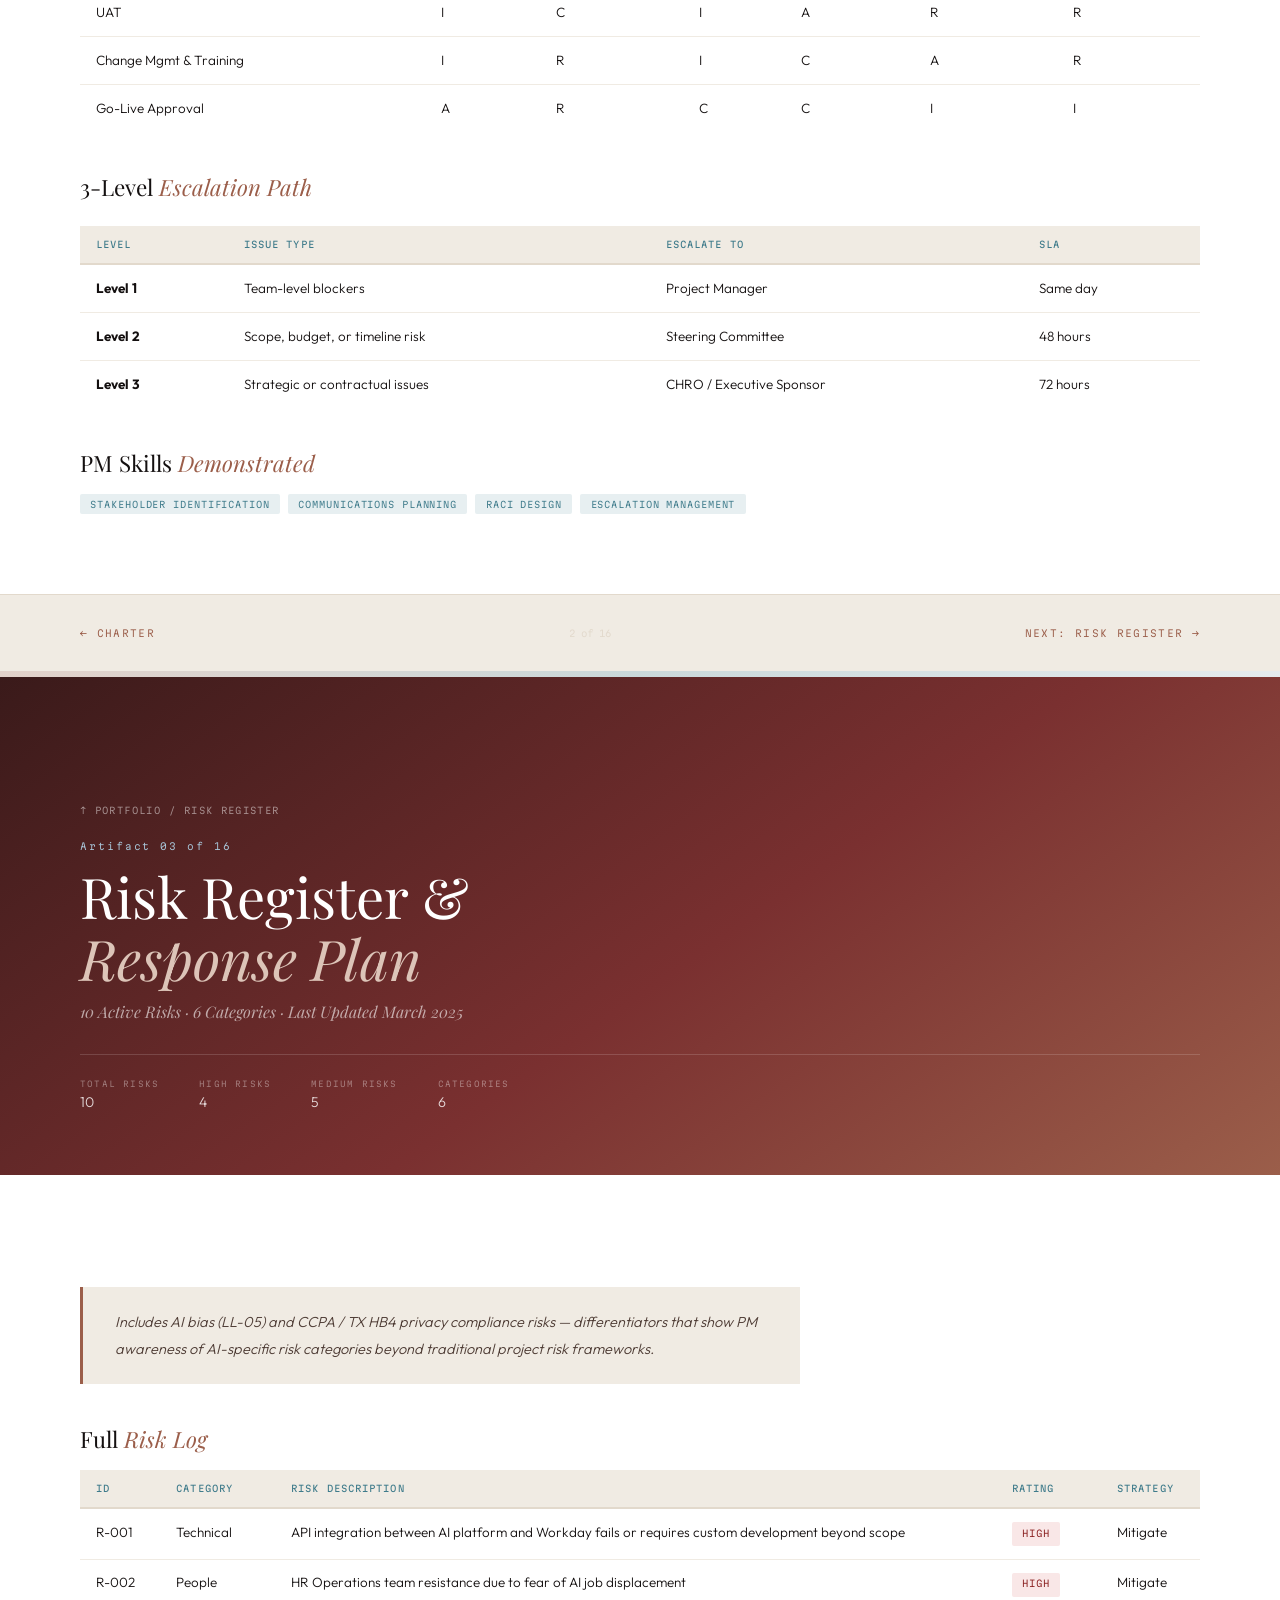
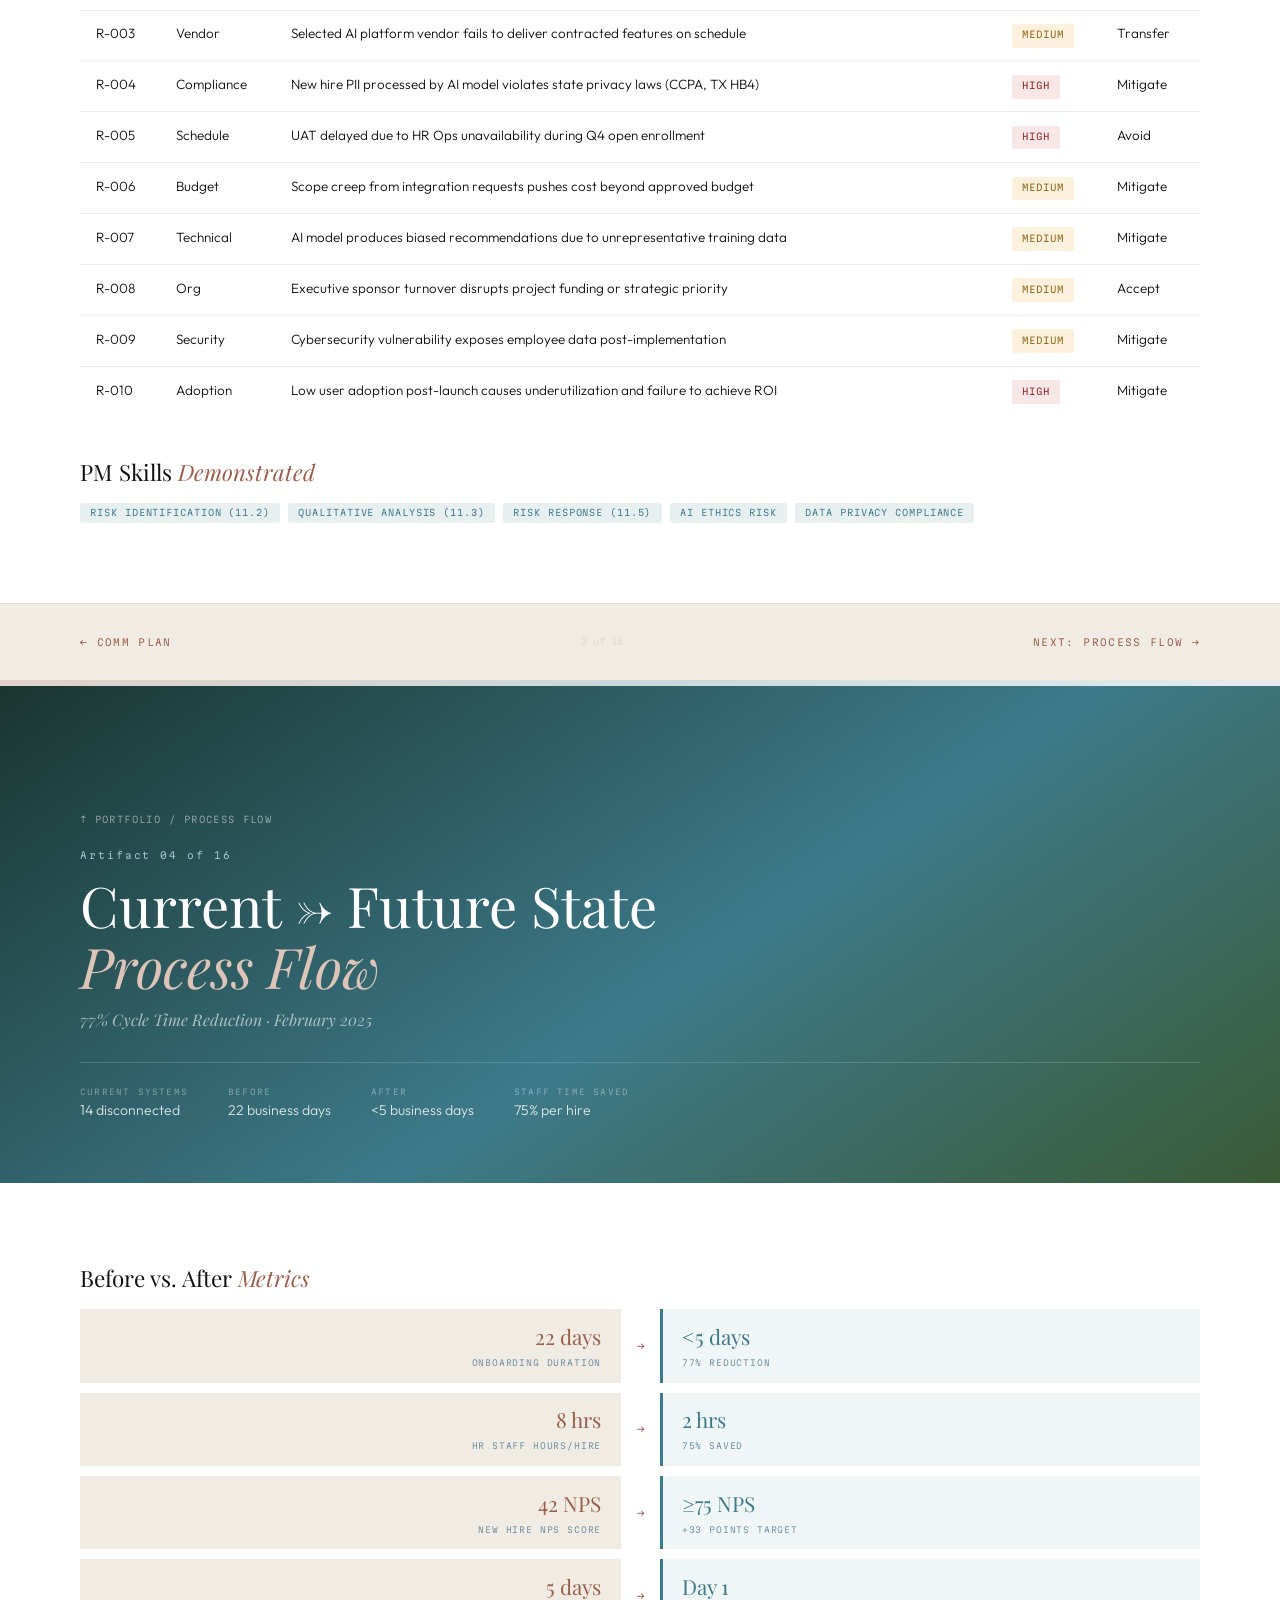
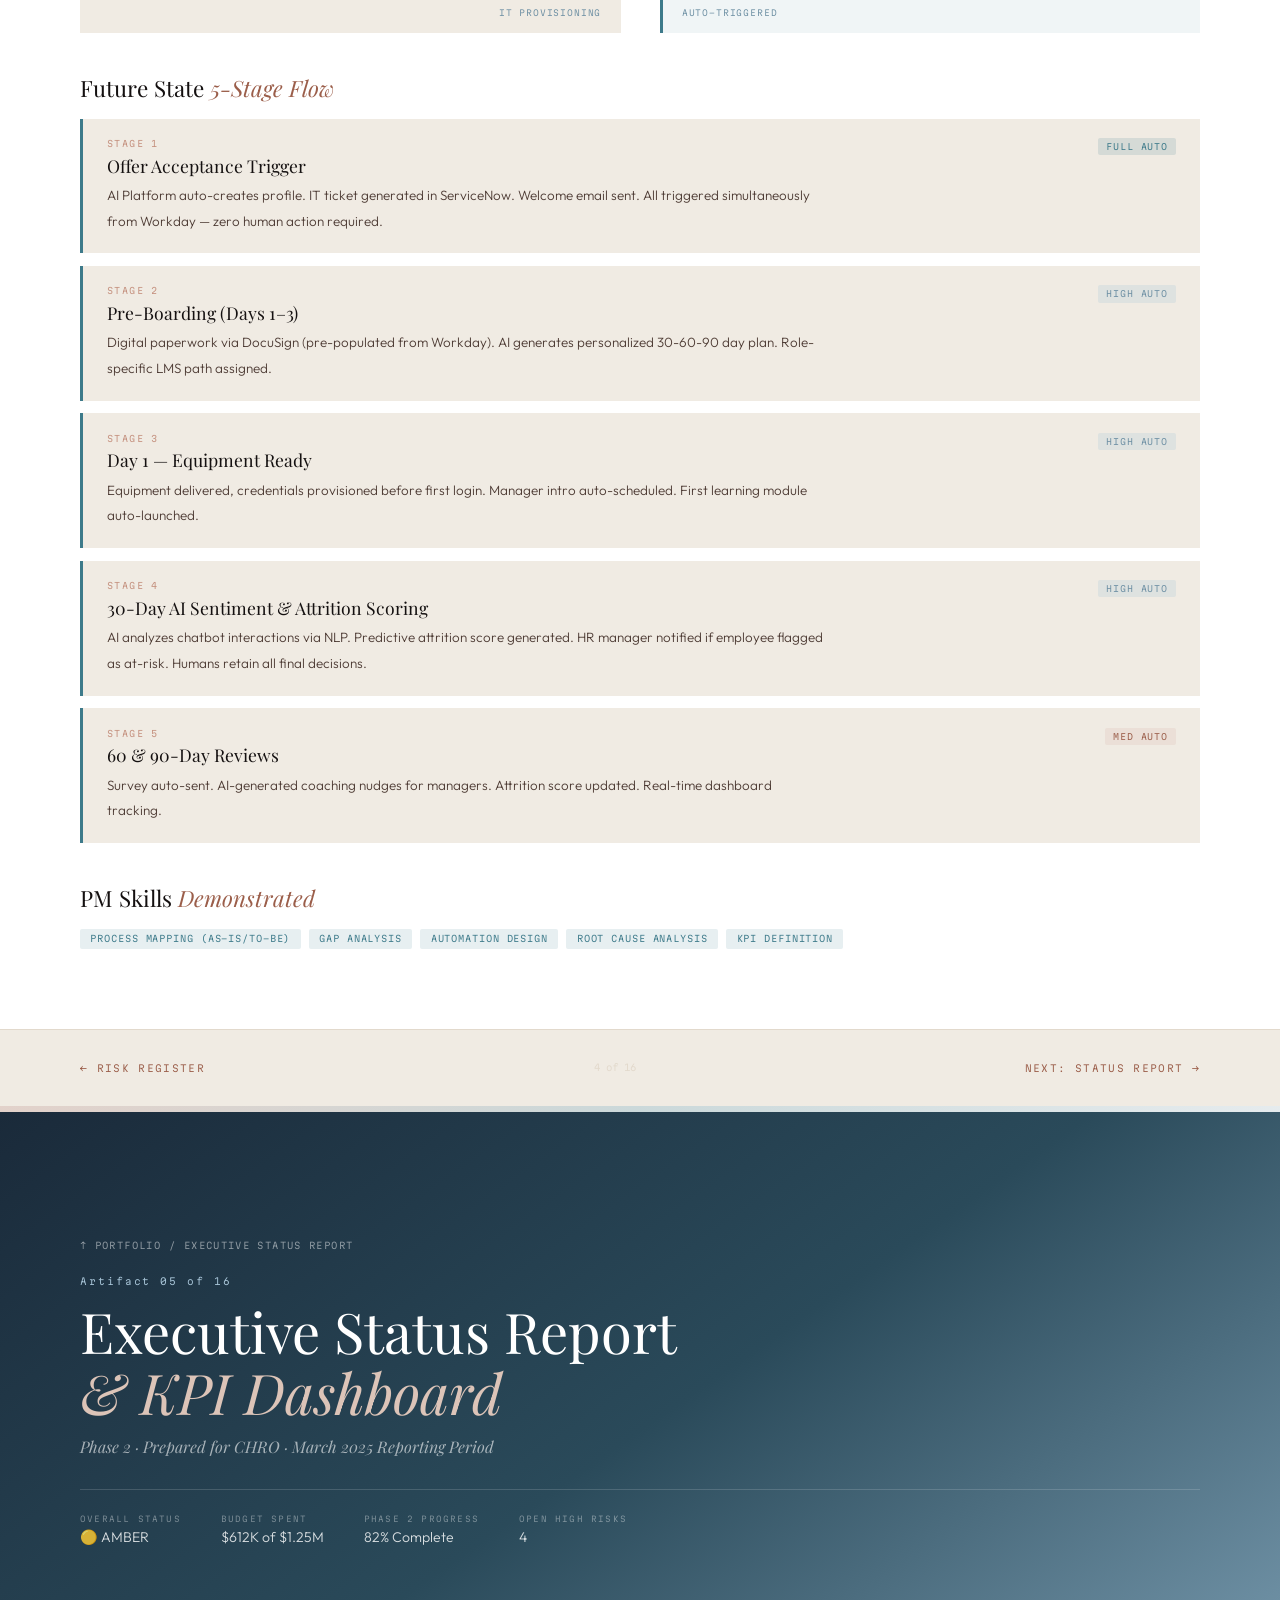
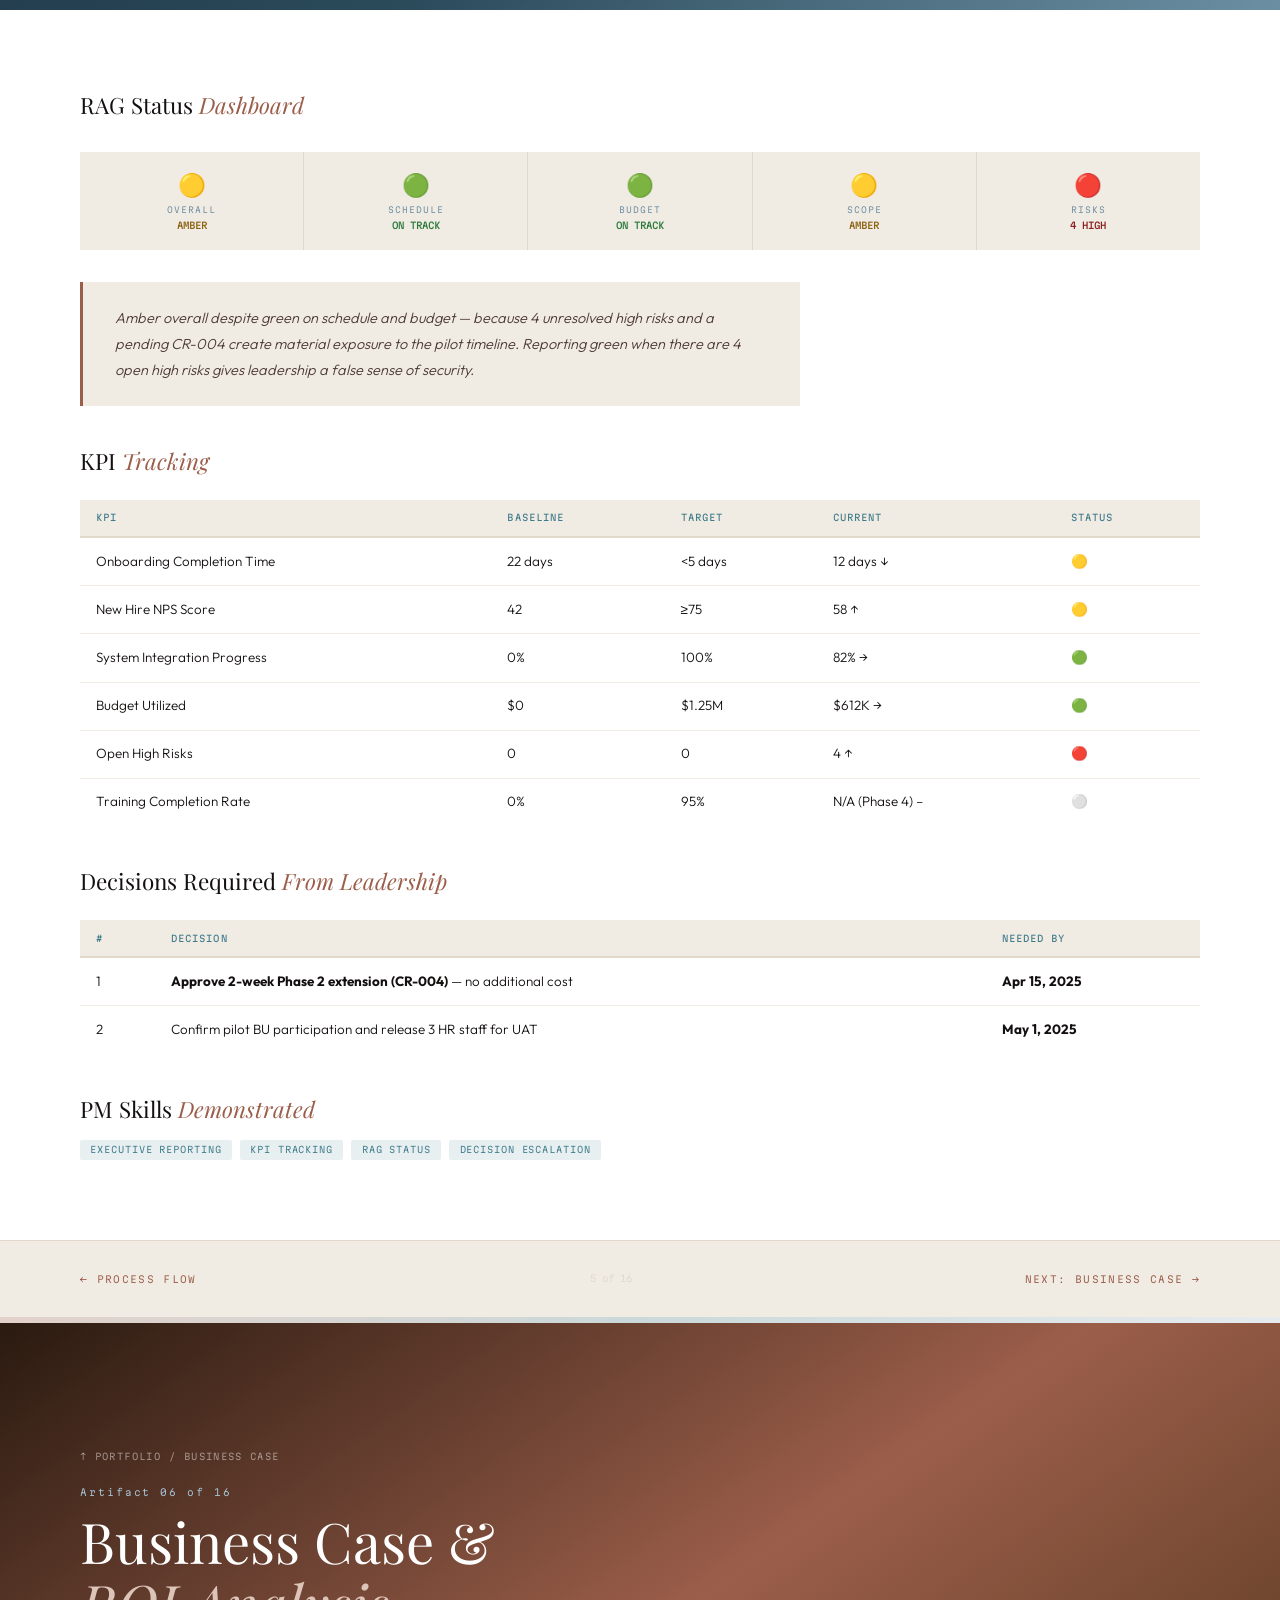
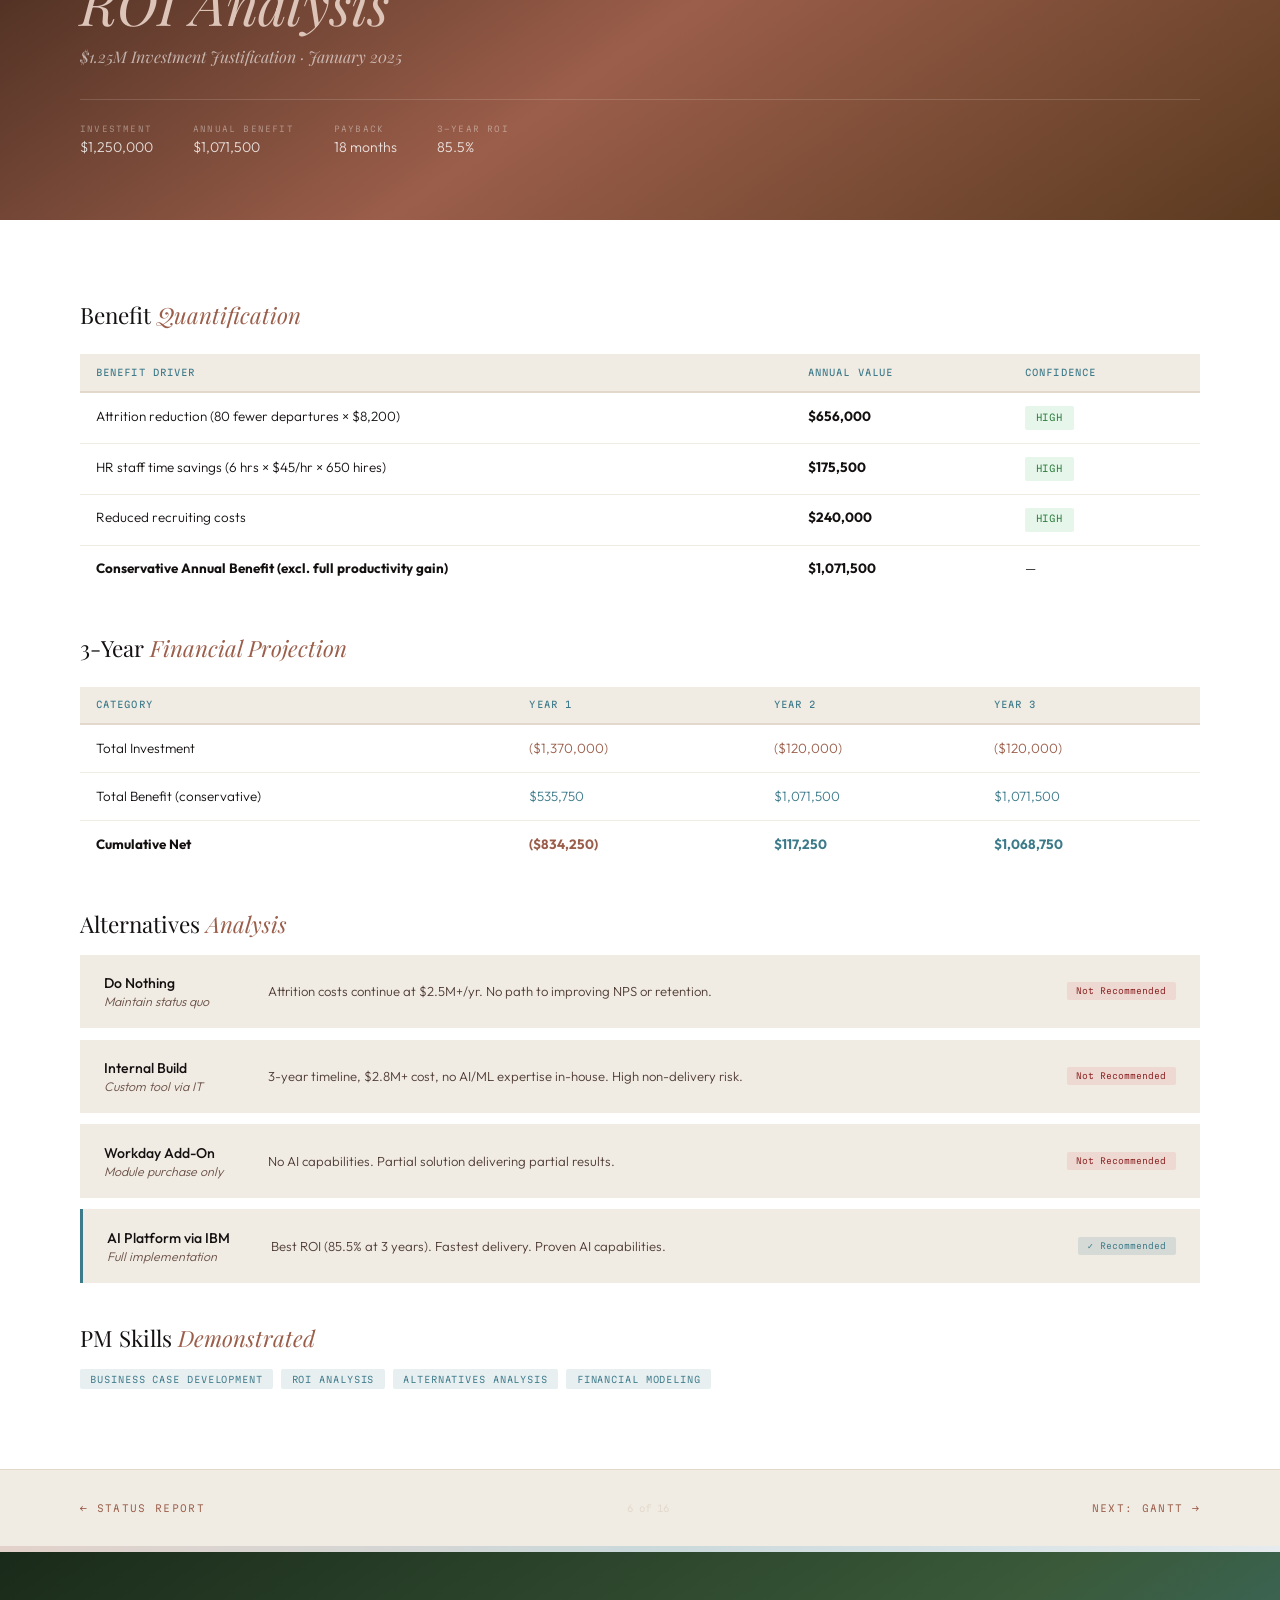
<file: K-standalone3.html>
<!DOCTYPE html>
<html lang="en">
<head>
<meta charset="UTF-8"/><meta name="viewport" content="width=device-width, initial-scale=1.0"/>
<title>Kia Montgomery — PM Portfolio</title>
<link rel="preconnect" href="https://fonts.googleapis.com"/>
<link rel="preconnect" href="https://fonts.gstatic.com" crossorigin/>
<link href="https://fonts.googleapis.com/css2?family=Playfair+Display:ital,wght@0,400;0,500;0,700;1,400;1,500&family=Outfit:wght@200;300;400;500;600&family=Martian+Mono:wght@300;400;500&display=swap" rel="stylesheet"/>
<style>
:root{--ink:#141010;--warm-white:#FAF8F5;--parchment:#F0EBE3;--sand:#E2D9CC;--blush:#DCC4B8;--rose:#C4907E;--clay:#9B5E4A;--sky:#A8C5D8;--slate:#6D8FA3;--teal:#3D7A8A;--serif:'Playfair Display',serif;--sans:'Outfit',sans-serif;--mono:'Martian Mono',monospace;}
*,*::before,*::after{box-sizing:border-box;margin:0;padding:0;}
html{scroll-behavior:smooth;}
body{background:var(--warm-white);color:var(--ink);font-family:var(--sans);font-weight:300;overflow-x:hidden;}

/* NAV */
nav{position:fixed;top:0;left:0;right:0;z-index:200;display:flex;align-items:center;justify-content:space-between;padding:1rem 3.5rem;background:rgba(250,248,245,0.95);backdrop-filter:blur(16px);border-bottom:1px solid var(--sand);}
.nav-logo{font-family:var(--serif);font-size:1.1rem;font-style:italic;color:var(--ink);text-decoration:none;}
.nav-links{display:flex;gap:1.8rem;list-style:none;align-items:center;}
.nav-links a{font-family:var(--mono);font-size:0.59rem;letter-spacing:0.15em;text-transform:uppercase;color:var(--clay);text-decoration:none;transition:color 0.2s;}
.nav-links a:hover{color:var(--teal);}
.nav-cta{background:var(--clay)!important;color:white!important;padding:0.45rem 1.1rem;border-radius:2px;}

/* KEYFRAMES */
@keyframes slideIn{from{transform:scaleX(0)}to{transform:scaleX(1)}}
@keyframes drift{0%,100%{transform:translateY(0) rotate(-2deg)}50%{transform:translateY(-20px) rotate(2deg)}}
@keyframes fadeUp{from{opacity:0;transform:translateY(30px)}to{opacity:1;transform:translateY(0)}}

/* REVEAL */
.reveal{opacity:0;transform:translateY(24px);transition:opacity 0.6s ease,transform 0.6s ease;}
.reveal.visible{opacity:1;transform:translateY(0);}

/* TAGS */
.tag{font-family:var(--mono);font-size:0.56rem;letter-spacing:0.1em;text-transform:uppercase;padding:0.28rem 0.65rem;background:var(--parchment);color:var(--clay);border-radius:2px;display:inline-block;}
.tag-sky{background:rgba(168,197,216,0.2);color:var(--slate);}
.tag-teal{background:rgba(61,122,138,0.12);color:var(--teal);}
.tag-dark{background:rgba(255,255,255,0.1);color:var(--sky);}

/* SECTION HEADS */
.s-head{display:flex;align-items:baseline;gap:1.5rem;margin-bottom:3.5rem;}
.s-num{font-family:var(--mono);font-size:0.6rem;color:var(--rose);letter-spacing:0.18em;}
.s-title{font-family:var(--serif);font-size:clamp(2rem,3.5vw,2.8rem);font-weight:400;color:var(--ink);}
.s-title em{font-style:italic;color:var(--clay);}
.s-rule{flex:1;height:1px;background:linear-gradient(90deg,var(--sand),transparent);}

/* FOOTER */
footer{background:#0C0909;padding:1.8rem 3.5rem;display:flex;justify-content:space-between;align-items:center;flex-wrap:wrap;gap:1rem;}
.footer-copy{font-family:var(--mono);font-size:0.56rem;letter-spacing:0.1em;text-transform:uppercase;color:rgba(255,255,255,0.25);}
.footer-links{display:flex;gap:1.5rem;}
.footer-links a{font-family:var(--mono);font-size:0.56rem;letter-spacing:0.1em;text-transform:uppercase;color:rgba(255,255,255,0.35);text-decoration:none;transition:color 0.2s;}
.footer-links a:hover{color:var(--rose);}

/* DATA TABLE */
.data-table{width:100%;border-collapse:collapse;font-size:0.84rem;}
.data-table th{font-family:var(--mono);font-size:0.57rem;letter-spacing:0.12em;text-transform:uppercase;color:var(--teal);padding:0.8rem 1rem;text-align:left;border-bottom:2px solid var(--sand);background:var(--parchment);font-weight:400;}
.data-table td{padding:0.8rem 1rem;border-bottom:1px solid var(--parchment);color:var(--ink);vertical-align:top;line-height:1.6;}
.data-table tr:last-child td{border-bottom:none;}
.data-table tr:hover td{background:rgba(220,196,184,0.1);}

/* BAR */
.bar-row{display:flex;align-items:center;gap:1rem;margin-bottom:0.7rem;}
.bar-label{font-family:var(--mono);font-size:0.58rem;color:var(--slate);width:200px;flex-shrink:0;}
.bar-wrap{flex:1;height:6px;background:var(--sand);border-radius:3px;overflow:hidden;}
.bar-fill{height:100%;border-radius:3px;background:linear-gradient(90deg,var(--clay),var(--teal));animation:slideIn 1.2s ease forwards;transform-origin:left;}
.bar-val{font-family:var(--mono);font-size:0.58rem;color:var(--rose);width:50px;text-align:right;flex-shrink:0;}

/* RAG */
.rag{display:inline-flex;align-items:center;gap:0.4rem;font-family:var(--mono);font-size:0.58rem;letter-spacing:0.1em;text-transform:uppercase;padding:0.28rem 0.65rem;border-radius:2px;}
.rag-green{background:rgba(60,180,90,0.12);color:#2a7a3a;}
.rag-amber{background:rgba(230,160,30,0.15);color:#8a6010;}
.rag-red{background:rgba(200,60,60,0.12);color:#8a2020;}

/* INFO BLOCK */
.info-block{background:var(--parchment);padding:1.5rem 2rem;border-radius:1px;}
.info-block-title{font-family:var(--mono);font-size:0.58rem;letter-spacing:0.16em;text-transform:uppercase;color:var(--teal);margin-bottom:1rem;padding-bottom:0.6rem;border-bottom:1px solid var(--sand);}

/* STAT ROW */
.cs-stat-row{display:flex;gap:1px;flex-wrap:wrap;background:var(--sand);border:1px solid var(--sand);margin:2rem 0;}
.cs-stat{background:var(--parchment);padding:1.5rem 2rem;flex:1;min-width:140px;}
.cs-stat-val{font-family:var(--serif);font-size:2rem;font-weight:400;color:var(--clay);display:block;line-height:1;margin-bottom:0.4rem;}
.cs-stat-label{font-family:var(--mono);font-size:0.56rem;letter-spacing:0.12em;text-transform:uppercase;color:var(--slate);}

/* CALLOUT */
.cs-callout{background:var(--parchment);border-left:3px solid var(--clay);padding:1.4rem 2rem;margin:2rem 0;font-size:0.91rem;line-height:1.8;color:#4E3C35;font-style:italic;max-width:720px;}

/* TWO COL */
.two-col{display:grid;grid-template-columns:1fr 1fr;gap:2rem;margin:2rem 0;}

/* ════════════════════ HERO ════════════════════ */
.hero{min-height:100vh;display:grid;grid-template-columns:55% 45%;padding-top:4rem;}
.hero-left{display:flex;flex-direction:column;justify-content:center;padding:6rem 4rem 6rem 5rem;position:relative;}
.hero-left::before{content:'';position:absolute;top:0;right:-80px;bottom:0;left:0;background:var(--parchment);clip-path:polygon(0 0,100% 0,85% 100%,0 100%);z-index:-1;}
.eyebrow{display:flex;align-items:center;gap:1rem;margin-bottom:2rem;}
.eyebrow-line{width:2.5rem;height:1px;background:var(--rose);}
.eyebrow-text{font-family:var(--mono);font-size:0.6rem;letter-spacing:0.2em;text-transform:uppercase;color:var(--rose);}
.hero-name{font-family:var(--serif);font-size:clamp(3.5rem,5.5vw,5.5rem);font-weight:400;line-height:1.0;letter-spacing:-0.02em;color:var(--ink);}
.hero-name em{font-style:italic;color:var(--clay);}
.hero-role{font-family:var(--serif);font-size:clamp(1rem,1.8vw,1.3rem);font-style:italic;color:var(--slate);margin-bottom:2.2rem;margin-top:0.8rem;}
.hero-bio{font-size:0.93rem;line-height:1.88;color:#5C4A42;max-width:420px;margin-bottom:2.2rem;}
.badge-row{display:flex;flex-wrap:wrap;gap:0.5rem;margin-bottom:2.5rem;}
.badge{font-family:var(--mono);font-size:0.56rem;letter-spacing:0.1em;text-transform:uppercase;padding:0.38rem 0.9rem;border-radius:100px;border:1px solid var(--blush);color:var(--clay);}
.badge.active{background:var(--clay);color:white;border-color:var(--clay);}
.btn-row{display:flex;gap:1rem;flex-wrap:wrap;}
.btn{font-family:var(--mono);font-size:0.63rem;letter-spacing:0.14em;text-transform:uppercase;padding:0.9rem 1.8rem;text-decoration:none;transition:all 0.22s;display:inline-block;border:none;cursor:pointer;}
.btn-primary{background:var(--ink);color:var(--warm-white);}
.btn-primary:hover{background:var(--clay);transform:translateY(-2px);}
.btn-outline{background:transparent;color:var(--ink);border:1px solid var(--sand);}
.btn-outline:hover{border-color:var(--clay);color:var(--clay);transform:translateY(-2px);}
.hero-right{background:linear-gradient(145deg,var(--teal) 0%,var(--slate) 40%,var(--blush) 100%);display:flex;flex-direction:column;align-items:center;justify-content:center;padding:3rem;gap:2.5rem;}
.hero-monogram{font-family:var(--serif);font-size:9rem;font-style:italic;font-weight:400;color:rgba(255,255,255,0.15);line-height:1;user-select:none;animation:drift 7s ease-in-out infinite;}
.stat-box{display:grid;grid-template-columns:1fr 1fr;gap:1px;background:rgba(255,255,255,0.15);border:1px solid rgba(255,255,255,0.2);width:100%;max-width:320px;}
.stat{background:rgba(255,255,255,0.08);padding:1.2rem 1.5rem;}
.stat-val{font-family:var(--serif);font-size:1.8rem;font-weight:400;color:white;display:block;line-height:1;margin-bottom:0.3rem;}
.stat-label{font-family:var(--mono);font-size:0.53rem;letter-spacing:0.12em;text-transform:uppercase;color:rgba(255,255,255,0.6);}

/* ════════════════════ ABOUT ════════════════════ */
.about-section{background:white;padding:5rem;}
.about-grid{display:grid;grid-template-columns:1.4fr 1fr;gap:5rem;align-items:start;}
.about-text p{font-size:0.95rem;line-height:1.9;color:#4E3C35;margin-bottom:1.2rem;}
.sb-label{font-family:var(--mono);font-size:0.57rem;letter-spacing:0.2em;text-transform:uppercase;color:var(--teal);margin-bottom:0.8rem;display:flex;align-items:center;gap:0.6rem;}
.sb-label::after{content:'';flex:1;height:1px;background:var(--sand);}
.sb-item{font-size:0.84rem;color:var(--ink);padding:0.5rem 0;border-bottom:1px solid var(--parchment);display:flex;align-items:flex-start;gap:0.6rem;}
.sb-item::before{content:'·';color:var(--rose);flex-shrink:0;}
.about-sidebar{display:flex;flex-direction:column;gap:2.5rem;}

/* ════════════════════ PORTFOLIO ════════════════════ */
.work-section{background:var(--warm-white);padding:5rem;}
.disclaimer{font-family:var(--mono);font-size:0.6rem;letter-spacing:0.08em;color:#8C7268;background:var(--parchment);border-left:3px solid var(--blush);padding:0.8rem 1.2rem;margin-bottom:3rem;}

/* Featured card */
.featured-card{background:var(--ink);display:block;text-decoration:none;margin-bottom:2px;transition:opacity 0.2s;}
.featured-card:hover{opacity:0.95;}
.featured-inner{display:grid;grid-template-columns:1fr 1fr;}
.fc-left{padding:4rem 3.5rem;display:flex;flex-direction:column;justify-content:center;}
.fc-label{font-family:var(--mono);font-size:0.54rem;letter-spacing:0.22em;text-transform:uppercase;color:var(--sky);margin-bottom:1.2rem;}
.fc-title{font-family:var(--serif);font-size:2.3rem;font-weight:400;line-height:1.15;color:white;margin-bottom:1rem;}
.fc-title em{font-style:italic;color:var(--blush);}
.fc-desc{font-size:0.88rem;line-height:1.8;color:rgba(255,255,255,0.65);margin-bottom:1.5rem;max-width:380px;}
.fc-metrics{display:flex;gap:2rem;margin-bottom:1.8rem;}
.fc-metric-val{font-family:var(--serif);font-size:1.8rem;color:var(--blush);display:block;line-height:1;}
.fc-metric-label{font-family:var(--mono);font-size:0.53rem;letter-spacing:0.1em;text-transform:uppercase;color:rgba(255,255,255,0.4);margin-top:0.3rem;}
.fc-tools{display:flex;flex-wrap:wrap;gap:0.4rem;margin-bottom:1.8rem;}
.fc-cta{font-family:var(--mono);font-size:0.62rem;letter-spacing:0.14em;text-transform:uppercase;color:rgba(255,255,255,0.55);border-bottom:1px solid rgba(255,255,255,0.2);padding-bottom:0.2rem;display:inline-block;}
.fc-right{background:linear-gradient(160deg,var(--teal) 0%,#2a5566 100%);padding:3.5rem;display:flex;flex-direction:column;justify-content:center;gap:0.6rem;}
.fc-right-label{font-family:var(--mono);font-size:0.52rem;letter-spacing:0.2em;text-transform:uppercase;color:rgba(255,255,255,0.4);margin-top:1rem;margin-bottom:0.4rem;}
.tl-row{display:flex;align-items:center;gap:0.8rem;}
.tl-phase{font-family:var(--mono);font-size:0.56rem;color:rgba(255,255,255,0.65);width:90px;flex-shrink:0;}
.tl-bw{flex:1;height:5px;background:rgba(255,255,255,0.1);border-radius:3px;overflow:hidden;}
.tl-bf{height:100%;border-radius:3px;background:linear-gradient(90deg,var(--blush),var(--sky));animation:slideIn 1.2s ease forwards;transform-origin:left;}
.tl-s{font-family:var(--mono);font-size:0.48rem;letter-spacing:0.08em;padding:0.18rem 0.45rem;border-radius:2px;flex-shrink:0;}
.tl-done{background:rgba(168,197,216,0.25);color:var(--sky);}
.tl-wip{background:rgba(220,180,140,0.25);color:#DDB88A;}
.tl-plan{background:rgba(255,255,255,0.1);color:rgba(255,255,255,0.35);}
.bud-row{display:flex;align-items:center;gap:0.8rem;}
.bud-lbl{font-family:var(--mono);font-size:0.5rem;color:rgba(255,255,255,0.5);width:120px;flex-shrink:0;}
.bud-bw{flex:1;height:4px;background:rgba(255,255,255,0.08);border-radius:2px;overflow:hidden;}
.bud-bf{height:100%;background:linear-gradient(90deg,var(--rose),var(--sky));border-radius:2px;animation:slideIn 1.4s ease forwards;transform-origin:left;}
.bud-pct{font-family:var(--mono);font-size:0.48rem;color:rgba(255,255,255,0.4);width:28px;text-align:right;flex-shrink:0;}

/* Card grid */
.card-grid{display:grid;grid-template-columns:repeat(3,1fr);gap:2px;background:var(--sand);}
.card{background:var(--warm-white);padding:2.2rem;position:relative;overflow:hidden;transition:background 0.25s;text-decoration:none;color:inherit;display:block;cursor:pointer;}
.card::after{content:'';position:absolute;bottom:0;left:0;height:3px;width:0;background:var(--clay);transition:width 0.4s;}
.card:hover{background:white;}
.card:hover::after{width:100%;}
.card-num{font-family:var(--mono);font-size:0.53rem;letter-spacing:0.15em;color:var(--sand);margin-bottom:0.6rem;}
.card-tag{font-family:var(--mono);font-size:0.57rem;letter-spacing:0.14em;text-transform:uppercase;color:var(--teal);margin-bottom:0.8rem;}
.card-title{font-family:var(--serif);font-size:1.35rem;font-weight:400;line-height:1.2;color:var(--ink);margin-bottom:0.8rem;}
.card-title em{font-style:italic;color:var(--clay);}
.card-desc{font-size:0.82rem;line-height:1.72;color:#6B5248;margin-bottom:1rem;}
.card-highlights{margin-bottom:1rem;display:flex;flex-direction:column;gap:0.35rem;}
.highlight{font-family:var(--mono);font-size:0.58rem;color:var(--clay);display:flex;align-items:baseline;gap:0.4rem;}
.highlight::before{content:'→';opacity:0.5;flex-shrink:0;}
.card-tools{display:flex;flex-wrap:wrap;gap:0.3rem;margin-bottom:1rem;}
.card-cta{font-family:var(--mono);font-size:0.58rem;letter-spacing:0.12em;text-transform:uppercase;color:var(--clay);border-bottom:1px solid var(--blush);padding-bottom:0.12rem;}

/* ════════════════════ EXPERIENCE ════════════════════ */
.exp-section{background:white;padding:5rem;}
.exp-item{display:grid;grid-template-columns:220px 1fr;gap:3rem;padding:3rem 0;border-bottom:1px solid var(--parchment);}
.exp-item:first-child{padding-top:0;}
.exp-item:last-child{border-bottom:none;}
.exp-co{font-family:var(--serif);font-size:1.1rem;font-weight:500;color:var(--ink);margin-bottom:0.2rem;}
.exp-dates{font-family:var(--mono);font-size:0.56rem;letter-spacing:0.1em;color:var(--rose);margin-bottom:0.4rem;}
.exp-location{font-family:var(--mono);font-size:0.55rem;letter-spacing:0.08em;color:#aaa;}
.exp-title{font-size:0.96rem;font-weight:500;color:var(--ink);margin-bottom:0.8rem;}
.exp-bullet{font-size:0.86rem;line-height:1.72;color:#4E3C35;padding-left:1.2rem;position:relative;margin-bottom:0.6rem;}
.exp-bullet::before{content:'—';position:absolute;left:0;color:var(--blush);}

/* ════════════════════ SKILLS ════════════════════ */
.skills-section{background:var(--parchment);padding:5rem;}
.skills-grid{display:grid;grid-template-columns:repeat(4,1fr);gap:3rem;}
.sk-head{font-family:var(--mono);font-size:0.56rem;letter-spacing:0.2em;text-transform:uppercase;color:var(--teal);padding-bottom:0.8rem;border-bottom:2px solid var(--blush);margin-bottom:1.2rem;}
.sk-item{margin-bottom:0.7rem;}
.sk-row{display:flex;justify-content:space-between;align-items:baseline;margin-bottom:0.25rem;}
.sk-name{font-size:0.83rem;color:var(--ink);}
.sk-pct{font-family:var(--mono);font-size:0.56rem;color:var(--rose);}
.sk-track{height:3px;background:var(--blush);border-radius:2px;overflow:hidden;}
.sk-fill{height:100%;background:linear-gradient(90deg,var(--clay),var(--teal));border-radius:2px;animation:slideIn 1.2s ease forwards;transform-origin:left;}
.certs-row{display:flex;gap:1.5rem;flex-wrap:wrap;margin-top:3rem;}
.cert-card{background:white;border:1px solid var(--sand);padding:1rem 1.5rem;display:flex;align-items:center;gap:1rem;min-width:200px;}
.cert-card.pending{border-style:dashed;border-color:var(--rose);}
.cert-name{font-size:0.82rem;font-weight:500;color:var(--ink);}
.cert-sub{font-family:var(--mono);font-size:0.52rem;letter-spacing:0.1em;color:var(--rose);text-transform:uppercase;margin-top:0.2rem;}

/* ════════════════════ CONTACT ════════════════════ */
.contact-section{background:var(--ink);padding:8rem 5rem;text-align:center;}
.contact-eyebrow{font-family:var(--serif);font-size:clamp(2rem,4vw,3.5rem);font-style:italic;color:white;margin-bottom:1.5rem;}
.contact-body{font-size:0.93rem;line-height:1.85;color:var(--blush);max-width:480px;margin:0 auto 3.5rem;}
.contact-links{display:flex;justify-content:center;gap:1rem;flex-wrap:wrap;}
.c-link{font-family:var(--mono);font-size:0.63rem;letter-spacing:0.14em;text-transform:uppercase;padding:1rem 2rem;text-decoration:none;border:1px solid rgba(255,255,255,0.15);color:white;transition:all 0.22s;}
.c-link:hover{background:var(--clay);border-color:var(--clay);transform:translateY(-3px);}
.c-link.primary{background:var(--clay);border-color:var(--clay);}

/* ════════════════════ PORTFOLIO PAGES (inline anchor sections) ════════════════════ */
.artifact-page{background:var(--warm-white);}
.art-hero{min-height:48vh;display:flex;flex-direction:column;justify-content:flex-end;padding:8rem 5rem 4rem;position:relative;overflow:hidden;}
.art-breadcrumb{font-family:var(--mono);font-size:0.57rem;letter-spacing:0.15em;text-transform:uppercase;color:rgba(255,255,255,0.5);margin-bottom:1.5rem;display:flex;align-items:center;gap:0.5rem;}
.art-num{font-family:var(--mono);font-size:0.6rem;letter-spacing:0.2em;color:var(--sky);margin-bottom:0.8rem;}
.art-title{font-family:var(--serif);font-size:clamp(2.2rem,5vw,3.5rem);font-weight:400;line-height:1.1;color:white;margin-bottom:0.8rem;}
.art-title em{font-style:italic;color:var(--blush);}
.art-sub{font-family:var(--serif);font-size:1rem;font-style:italic;color:rgba(255,255,255,0.6);margin-bottom:2rem;}
.art-meta{display:flex;gap:2.5rem;flex-wrap:wrap;padding-top:1.5rem;border-top:1px solid rgba(255,255,255,0.15);}
.art-meta-lbl{font-family:var(--mono);font-size:0.5rem;letter-spacing:0.15em;text-transform:uppercase;color:rgba(255,255,255,0.4);margin-bottom:0.25rem;}
.art-meta-val{font-size:0.88rem;color:rgba(255,255,255,0.82);}
.art-body{background:white;padding:5rem;}
.art-body h3{font-family:var(--serif);font-size:1.4rem;font-weight:400;color:var(--ink);margin-bottom:1rem;margin-top:2.5rem;}
.art-body h3:first-child{margin-top:0;}
.art-body h3 em{font-style:italic;color:var(--clay);}
.art-body p{font-size:0.93rem;line-height:1.9;color:#4E3C35;margin-bottom:1rem;max-width:720px;}
.art-body ul{margin-bottom:1.2rem;padding-left:1.5rem;display:flex;flex-direction:column;gap:0.45rem;}
.art-body li{font-size:0.9rem;line-height:1.75;color:#4E3C35;}
.art-nav{background:var(--parchment);padding:2rem 5rem;display:flex;justify-content:space-between;align-items:center;border-top:1px solid var(--sand);}
.art-nav a{font-family:var(--mono);font-size:0.6rem;letter-spacing:0.14em;text-transform:uppercase;color:var(--clay);text-decoration:none;transition:color 0.2s;}
.art-nav a:hover{color:var(--teal);}
.art-nav span{font-family:var(--mono);font-size:0.58rem;color:var(--sand);}
.art-divider{height:6px;background:linear-gradient(90deg,var(--clay),var(--teal),var(--sky));opacity:0.25;}

/* ════════════════════ STAGE BLOCKS ════════════════════ */
.stage{background:var(--parchment);border-left:3px solid var(--teal);padding:1.2rem 1.5rem;margin-bottom:0.8rem;}
.stage-num{font-family:var(--mono);font-size:0.55rem;letter-spacing:0.16em;color:var(--rose);text-transform:uppercase;margin-bottom:0.3rem;}
.stage-title{font-family:var(--serif);font-size:1.1rem;font-weight:400;color:var(--ink);margin-bottom:0.4rem;}
.auto-badge{font-family:var(--mono);font-size:0.54rem;letter-spacing:0.1em;padding:0.2rem 0.5rem;border-radius:2px;float:right;}
.auto-full{background:rgba(61,122,138,0.15);color:var(--teal);}
.auto-high{background:rgba(168,197,216,0.25);color:var(--slate);}
.auto-med{background:rgba(220,196,184,0.3);color:var(--clay);}

/* Sprint board */
.sprint-col{background:var(--parchment);padding:1.2rem;}
.sprint-col-head{font-family:var(--mono);font-size:0.56rem;letter-spacing:0.16em;text-transform:uppercase;padding-bottom:0.7rem;border-bottom:2px solid var(--sand);margin-bottom:0.8rem;}
.sprint-col-head.done{border-color:#2a7a3a;color:#2a7a3a;}
.sprint-col-head.wip{border-color:#8a6010;color:#8a6010;}
.sprint-col-head.todo{border-color:var(--slate);color:var(--slate);}
.story-card{background:white;padding:0.9rem 1rem;margin-bottom:0.5rem;border-left:3px solid var(--sand);}
.story-card.critical{border-color:var(--clay);}
.story-card.high{border-color:var(--sky);}
.story-id{font-family:var(--mono);font-size:0.52rem;color:var(--rose);margin-bottom:0.2rem;}
.story-text{font-size:0.78rem;line-height:1.5;color:var(--ink);}
.story-pts{font-family:var(--mono);font-size:0.55rem;color:var(--slate);margin-top:0.3rem;}

/* Meeting minutes */
.minutes-block{background:var(--parchment);padding:2rem;margin:1.5rem 0;}
.min-header{display:grid;grid-template-columns:1fr 1fr;gap:1.5rem;margin-bottom:1.5rem;padding-bottom:1.2rem;border-bottom:1px solid var(--sand);}
.min-field-label{font-family:var(--mono);font-size:0.52rem;letter-spacing:0.14em;text-transform:uppercase;color:var(--teal);margin-bottom:0.15rem;}
.min-field-val{font-size:0.84rem;color:var(--ink);margin-bottom:0.5rem;}
.decision-row{display:flex;gap:1rem;align-items:flex-start;padding:0.55rem 0;border-bottom:1px solid var(--sand);}
.d-num{font-family:var(--mono);font-size:0.56rem;color:var(--rose);width:22px;flex-shrink:0;margin-top:2px;}
.d-text{font-size:0.84rem;color:var(--ink);line-height:1.55;}
.d-by{font-family:var(--mono);font-size:0.54rem;color:var(--slate);margin-top:0.15rem;}
.action-row{display:grid;grid-template-columns:40px 1fr 120px 100px;gap:0.5rem;align-items:start;padding:0.55rem 0;border-bottom:1px solid var(--parchment);}
.a-num{font-family:var(--mono);font-size:0.56rem;color:var(--rose);}
.a-text{font-size:0.82rem;color:var(--ink);line-height:1.5;}
.a-owner{font-family:var(--mono);font-size:0.56rem;color:var(--slate);}
.a-due{font-family:var(--mono);font-size:0.56rem;color:var(--clay);font-weight:500;}

/* Financial */
.snap-grid{display:grid;grid-template-columns:repeat(3,1fr);gap:1px;background:var(--sand);margin:1.5rem 0;}
.snap-cell{background:var(--parchment);padding:1.2rem 1.5rem;}
.snap-label{font-family:var(--mono);font-size:0.52rem;letter-spacing:0.12em;text-transform:uppercase;color:var(--slate);margin-bottom:0.3rem;}
.snap-val{font-family:var(--serif);font-size:1.5rem;font-weight:400;color:var(--clay);}
.snap-sub{font-family:var(--mono);font-size:0.52rem;color:var(--teal);margin-top:0.15rem;}
.paid-badge{background:rgba(60,180,90,0.1);color:#2a7a3a;font-family:var(--mono);font-size:0.5rem;padding:0.15rem 0.4rem;border-radius:2px;}
.pending-badge{background:rgba(230,160,30,0.15);color:#8a6010;font-family:var(--mono);font-size:0.5rem;padding:0.15rem 0.4rem;border-radius:2px;}
.ibm-badge{background:rgba(168,197,216,0.2);color:var(--slate);font-family:var(--mono);font-size:0.5rem;padding:0.15rem 0.4rem;border-radius:2px;}
.ll-cat{font-family:var(--mono);font-size:0.5rem;letter-spacing:0.08em;padding:0.15rem 0.4rem;border-radius:2px;}
.cat-p{background:rgba(168,197,216,0.2);color:var(--slate);}
.cat-s{background:rgba(220,196,184,0.3);color:var(--clay);}
.cat-pe{background:rgba(155,94,74,0.12);color:var(--clay);}
.cat-t{background:rgba(61,122,138,0.12);color:var(--teal);}
.cat-ai{background:rgba(200,60,60,0.08);color:#8a2020;}
.cat-c{background:rgba(109,143,163,0.15);color:var(--slate);}

/* RAG grid for status report */
.rag-grid{display:grid;grid-template-columns:repeat(5,1fr);gap:1px;background:var(--sand);margin:2rem 0;}
.rag-cell{background:var(--parchment);padding:1.2rem;text-align:center;}
.rag-icon{font-size:1.4rem;display:block;margin-bottom:0.4rem;}
.rag-label-sm{font-family:var(--mono);font-size:0.52rem;letter-spacing:0.12em;text-transform:uppercase;color:var(--slate);}
.rag-status-sm{font-family:var(--mono);font-size:0.58rem;font-weight:500;margin-top:0.3rem;}

/* Gantt */
.gantt-phase{background:var(--ink);color:white;padding:0.55rem 1rem;font-family:var(--mono);font-size:0.56rem;letter-spacing:0.16em;text-transform:uppercase;}
.g-s-done{background:rgba(60,180,90,0.12);color:#2a7a3a;font-family:var(--mono);font-size:0.5rem;padding:0.15rem 0.4rem;border-radius:2px;}
.g-s-wip{background:rgba(230,160,30,0.15);color:#8a6010;font-family:var(--mono);font-size:0.5rem;padding:0.15rem 0.4rem;border-radius:2px;}
.g-s-not{background:rgba(150,150,150,0.1);color:#888;font-family:var(--mono);font-size:0.5rem;padding:0.15rem 0.4rem;border-radius:2px;}

/* Alt card */
.alt-card{background:var(--parchment);padding:1.2rem 1.5rem;margin-bottom:0.7rem;display:flex;align-items:center;gap:1.5rem;}
.alt-name{font-size:0.88rem;font-weight:500;color:var(--ink);}
.alt-why{font-size:0.78rem;color:#6B5248;font-style:italic;margin-top:0.15rem;}
.alt-desc{font-size:0.82rem;color:#4E3C35;flex:1;}
.alt-rec{background:rgba(61,122,138,0.15);color:var(--teal);font-family:var(--mono);font-size:0.52rem;padding:0.25rem 0.6rem;border-radius:2px;white-space:nowrap;}
.alt-rej{background:rgba(200,60,60,0.1);color:#8a2020;font-family:var(--mono);font-size:0.52rem;padding:0.25rem 0.6rem;border-radius:2px;white-space:nowrap;}

/* Metric compare */
.metric-compare{display:grid;grid-template-columns:1fr auto 1fr;align-items:center;gap:1rem;margin:0.6rem 0;}
.metric-before{background:var(--parchment);padding:0.8rem 1.2rem;text-align:right;}
.metric-after{background:rgba(61,122,138,0.08);padding:0.8rem 1.2rem;border-left:3px solid var(--teal);}
.metric-val{font-family:var(--serif);font-size:1.3rem;color:var(--clay);display:block;}
.metric-val.good{color:var(--teal);}
.metric-lbl-sm{font-family:var(--mono);font-size:0.52rem;letter-spacing:0.1em;text-transform:uppercase;color:var(--slate);}
.metric-arrow{font-family:var(--mono);font-size:0.65rem;color:var(--clay);}

/* Cost summary */
.cost-summary{display:grid;grid-template-columns:1fr 1fr;gap:1.5rem;margin:1.5rem 0;}
.cs-panel{background:var(--parchment);padding:1.5rem;}
.cs-p-title{font-family:var(--mono);font-size:0.54rem;letter-spacing:0.16em;text-transform:uppercase;color:var(--teal);padding-bottom:0.6rem;border-bottom:1px solid var(--sand);margin-bottom:0.8rem;}
.cs-p-row{display:flex;justify-content:space-between;align-items:baseline;padding:0.45rem 0;border-bottom:1px solid rgba(0,0,0,0.04);}
.cs-p-label{font-size:0.81rem;color:var(--ink);}
.cs-p-sub{font-family:var(--mono);font-size:0.5rem;color:var(--slate);margin-top:0.15rem;}
.cs-p-val{font-family:var(--mono);font-size:0.82rem;color:var(--clay);}
.cs-p-row.hl .cs-p-val{color:var(--teal);font-size:0.95rem;}

/* RESPONSIVE */
@media(max-width:1100px){.hero{grid-template-columns:1fr;}.hero-right{display:none;}.hero-left::before{clip-path:none;}.featured-inner{grid-template-columns:1fr;}.fc-right{display:none;}}
@media(max-width:900px){.about-section,.work-section,.exp-section,.skills-section,.contact-section{padding:3rem 1.5rem;}.about-grid{grid-template-columns:1fr;}.card-grid{grid-template-columns:1fr 1fr;}.skills-grid{grid-template-columns:1fr 1fr;}.exp-item{grid-template-columns:1fr;gap:0.5rem;}.art-hero,.art-body{padding:6rem 1.5rem 3rem;}.art-nav{padding:1.5rem;flex-direction:column;gap:1rem;}.two-col{grid-template-columns:1fr;}.cost-summary{grid-template-columns:1fr;}.min-header{grid-template-columns:1fr;}.action-row{grid-template-columns:30px 1fr;}}
@media(max-width:600px){.card-grid{grid-template-columns:1fr;}.skills-grid{grid-template-columns:1fr;}.nav-links{gap:0.8rem;}.rag-grid{grid-template-columns:repeat(3,1fr);}}
</style>
</head>
<body>

<!-- ══════════════════════════════════════════════════════════════
     NAV
══════════════════════════════════════════════════════════════ -->
<nav>
  <a href="#top" class="nav-logo">Kia Montgomery</a>
  <ul class="nav-links">
    <li><a href="#about">About</a></li>
    <li><a href="#work">Portfolio</a></li>
    <li><a href="#experience">Experience</a></li>
    <li><a href="#skills">Skills</a></li>
    <li><a href="#contact" class="nav-cta">Contact</a></li>
  </ul>
</nav>

<!-- ══════════════════════════════════════════════════════════════
     HERO
══════════════════════════════════════════════════════════════ -->
<section class="hero" id="top" style="padding:0;">
  <div class="hero-left">
    <div class="eyebrow"><div class="eyebrow-line"></div><span class="eyebrow-text">Project & Program Manager · AI & Technology</span></div>
    <h1 class="hero-name">Kia<br/><em>Montgomery</em></h1>
    <p class="hero-role">HR Transformation · Agile Delivery · AI-Enabled Programs</p>
    <p class="hero-bio">HR Transformation consultant with 9+ years spanning management consulting, large-scale program delivery, and HR operations leadership. I advise on HR strategy, operating model design, and HRIS modernization — leading cross-functional teams, managing complex program risk, and translating data-driven insights into executive-ready recommendations.</p>
    <div class="badge-row">
      <span class="badge active">PMP — May 2026</span>
      <span class="badge active">SAFe 6.0 Scrum Master</span>
      <span class="badge active">ICP Certified</span>
      <span class="badge">Howard University MBA</span>
      <span class="badge">Remote · Open to Work</span>
    </div>
    <div class="btn-row">
      <a href="#work" class="btn btn-primary">View My Portfolio</a>
      <a href="#contact" class="btn btn-outline">Get in Touch</a>
    </div>
  </div>
  <div class="hero-right">
    <div class="hero-monogram">KM</div>
    <div class="stat-box">
      <div class="stat"><span class="stat-val">9+</span><span class="stat-label">Years Experience</span></div>
      <div class="stat"><span class="stat-val">IBM</span><span class="stat-label">Current Employer</span></div>
      <div class="stat"><span class="stat-val">$11M+</span><span class="stat-label">Programs Managed</span></div>
      <div class="stat"><span class="stat-val">50+</span><span class="stat-label">Consultants Led</span></div>
    </div>
  </div>
</section>

<!-- ══════════════════════════════════════════════════════════════
     ABOUT
══════════════════════════════════════════════════════════════ -->
<section class="about-section" id="about">
  <div class="s-head reveal"><span class="s-num">01</span><h2 class="s-title">About <em>Me</em></h2><div class="s-rule"></div></div>
  <div class="about-grid">
    <div class="about-text reveal">
      <p>I'm a Senior Consultant at IBM with a career built at the intersection of HR, technology, and enterprise program delivery. My background spans HR transformation consulting at IBM and Accenture, five years leading HR operations for Harris County, and early HR roles at ABM and LyondellBasell.</p>
      <p>What sets me apart is the combination: I understand HR deeply enough to challenge requirements, technology well enough to hold vendors accountable, and people well enough to lead change that actually sticks. I've overseen $11.1M in contract funding, led 50+ consultants, tracked 350+ change requests, and delivered HRIS modernization for 50,000+ end users — zero delivery disruption.</p>
      <p>I'm actively transitioning into Project & Program Manager roles in AI and technology. The portfolio below demonstrates the full PM toolkit through a complete mock project: an AI-Powered HR Onboarding Platform, built artifact by artifact the way a real IBM engagement would unfold.</p>
      <p>PMP certification in progress (May 2026). MBA from Howard University — Graduate Assistantship Scholar, MBA Student Advisory Board. International consulting engagements in Johannesburg and Beijing.</p>
    </div>
    <div class="about-sidebar reveal">
      <div><div class="sb-label">Education</div>
        <div class="sb-item"><strong>MBA</strong> · Howard University, 2023</div>
        <div class="sb-item">MS, Global Trilateral Consulting (Dual Degree, Howard University) · Wits Business School + CUFE</div>
        <div class="sb-item">BBA · Sam Houston State University, 2016</div>
      </div>
      <div><div class="sb-label">Certifications</div>
        <div class="sb-item">SAFe 6.0 Scrum Master · Active</div>
        <div class="sb-item">ICAgile Certified Professional (ICP) · Active</div>
        <div class="sb-item">PMP — In Progress (May 2026)</div>
        <div class="sb-item">PHR — Prior</div>
      </div>
      <div><div class="sb-label">Tools & Technology</div>
        <div class="sb-item">Jira · Monday.com · Power BI · ALM</div>
        <div class="sb-item">Oracle PeopleSoft · Workday · NeoGov · WalkMe</div>
        <div class="sb-item">SAP Concur · AWS · Excel · PowerPoint · Word</div>
        <div class="sb-item">WatsonX · MS Copilot · Claude · ChatGPT · Gemini</div>
      </div>
    </div>
  </div>
</section>

<!-- ══════════════════════════════════════════════════════════════
     PORTFOLIO GRID
══════════════════════════════════════════════════════════════ -->
<section class="work-section" id="work">
  <div class="s-head reveal"><span class="s-num">02</span><h2 class="s-title">Portfolio <em>Work</em></h2><div class="s-rule"></div></div>
  <div class="disclaimer reveal">⚠ All artifacts are mock deliverables created to demonstrate PM competency. Not client confidential.</div>

  <!-- FEATURED CARD -->
  <a href="#artifact-01" class="featured-card reveal">
    <div class="featured-inner">
      <div class="fc-left">
        <div class="fc-label">01 · Featured — Project Charter</div>
        <h3 class="fc-title">AI-Powered HR<br/><em>Onboarding Platform</em></h3>
        <p class="fc-desc">Full project charter for a $1.25M enterprise AI implementation — scope, objectives, governance, budget breakdown, stakeholder authorization, and a 9-month phased timeline.</p>
        <div class="fc-metrics">
          <div><span class="fc-metric-val">$1.25M</span><span class="fc-metric-label">Total Budget</span></div>
          <div><span class="fc-metric-val">9 mo</span><span class="fc-metric-label">Timeline</span></div>
          <div><span class="fc-metric-val">85.5%</span><span class="fc-metric-label">3-Year ROI</span></div>
        </div>
        <div class="fc-tools">
          <span class="tag tag-dark">Project Initiation</span><span class="tag tag-dark">Scope Definition</span><span class="tag tag-dark">Budget Planning</span><span class="tag tag-dark">Governance</span>
        </div>
        <span class="fc-cta">View Full Case Study ↓</span>
      </div>
      <div class="fc-right">
        <div class="fc-right-label">Project Timeline</div>
        <div class="tl-row"><span class="tl-phase">Discovery</span><div class="tl-bw"><div class="tl-bf" style="width:100%"></div></div><span class="tl-s tl-done">Done</span></div>
        <div class="tl-row"><span class="tl-phase">Design & Build</span><div class="tl-bw"><div class="tl-bf" style="width:82%;animation-delay:.15s"></div></div><span class="tl-s tl-wip">82%</span></div>
        <div class="tl-row"><span class="tl-phase">Pilot</span><div class="tl-bw"><div class="tl-bf" style="width:8%;animation-delay:.3s"></div></div><span class="tl-s tl-plan">Upcoming</span></div>
        <div class="tl-row"><span class="tl-phase">Enterprise</span><div class="tl-bw"><div class="tl-bf" style="width:2%;animation-delay:.45s"></div></div><span class="tl-s tl-plan">Planned</span></div>
        <div class="fc-right-label">Budget by Category</div>
        <div class="bud-row"><span class="bud-lbl">IBM Consulting</span><div class="bud-bw"><div class="bud-bf" style="width:40%"></div></div><span class="bud-pct">40%</span></div>
        <div class="bud-row"><span class="bud-lbl">Software Licensing</span><div class="bud-bw"><div class="bud-bf" style="width:32%;animation-delay:.1s"></div></div><span class="bud-pct">32%</span></div>
        <div class="bud-row"><span class="bud-lbl">IT Integration</span><div class="bud-bw"><div class="bud-bf" style="width:16%;animation-delay:.2s"></div></div><span class="bud-pct">16%</span></div>
        <div class="bud-row"><span class="bud-lbl">Change Mgmt</span><div class="bud-bw"><div class="bud-bf" style="width:8%;animation-delay:.3s"></div></div><span class="bud-pct">8%</span></div>
      </div>
    </div>
  </a>

  <!-- CARD GRID (9 cards) -->
  <div class="card-grid" style="margin-top:2px;">
    <a href="#artifact-02" class="card reveal"><div class="card-num">02</div><div class="card-tag">Stakeholder Management</div><h3 class="card-title">Communication Plan<br/><em>& RACI Matrix</em></h3><p class="card-desc">6 stakeholder groups, 7-channel matrix, full RACI across 8 deliverables, 3-level escalation with 48hr SLA.</p><div class="card-highlights"><span class="highlight">6 stakeholder groups mapped by influence & interest</span><span class="highlight">RACI: Charter, UAT, Go-Live, Budget & more</span></div><div class="card-tools"><span class="tag">RACI</span><span class="tag">Comms Planning</span></div><span class="card-cta">View ↓</span></a>
    <a href="#artifact-03" class="card reveal"><div class="card-num">03</div><div class="card-tag">Risk Management</div><h3 class="card-title">Risk Register &<br/><em>Response Plan</em></h3><p class="card-desc">10 risks across 6 categories — including AI bias and TX HB4 compliance — with probability/impact scoring and response strategies.</p><div class="card-highlights"><span class="highlight">4 High / 5 Medium / 1 Low risks tracked</span><span class="highlight">AI bias audit protocol embedded</span></div><div class="card-tools"><span class="tag">Risk Matrix</span><span class="tag">AI Risk</span></div><span class="card-cta">View ↓</span></a>
    <a href="#artifact-04" class="card reveal"><div class="card-num">04</div><div class="card-tag">Process Design</div><h3 class="card-title">Current → Future State<br/><em>Process Flow</em></h3><p class="card-desc">14-system, 22-day manual process redesigned into 5-stage automated workflow with before/after metrics.</p><div class="card-highlights"><span class="highlight">22 days → &lt;5 days (77% reduction)</span><span class="highlight">IT provisioning: Day 1 auto-triggered</span></div><div class="card-tools"><span class="tag">Process Mapping</span><span class="tag">Automation</span></div><span class="card-cta">View ↓</span></a>
    <a href="#artifact-05" class="card reveal"><div class="card-num">05</div><div class="card-tag">Executive Reporting</div><h3 class="card-title">Executive Status Report<br/><em>& KPI Dashboard</em></h3><p class="card-desc">Phase 2 RAG dashboard, 6 KPIs tracked against baseline/target, accomplishments and leadership decisions required.</p><div class="card-highlights"><span class="highlight">Schedule 🟢 Budget 🟢 Risks 🔴</span><span class="highlight">$612K of $1.25M spent — on track</span></div><div class="card-tools"><span class="tag">Status Reporting</span><span class="tag">RAG</span></div><span class="card-cta">View ↓</span></a>
    <a href="#artifact-06" class="card reveal"><div class="card-num">06</div><div class="card-tag">Financial Analysis</div><h3 class="card-title">Business Case &<br/><em>ROI Analysis</em></h3><p class="card-desc">Full business case justifying $1.25M — problem statement, 4 alternatives, benefit modeling, 3-year projection.</p><div class="card-highlights"><span class="highlight">$1.07M annual benefit (conservative)</span><span class="highlight">18-month payback · 85.5% 3-yr ROI</span></div><div class="card-tools"><span class="tag">Business Case</span><span class="tag">ROI</span></div><span class="card-cta">View ↓</span></a>
    <a href="#artifact-07" class="card reveal"><div class="card-num">07</div><div class="card-tag">Project Scheduling</div><h3 class="card-title">Project Schedule<br/><em>& Gantt Chart</em></h3><p class="card-desc">21-task Gantt across 4 phases (Jan–Sep 2025) with owners, dates, percent complete, and change request log.</p><div class="card-highlights"><span class="highlight">21 tasks · 4 phases · 9-month arc</span><span class="highlight">5 change requests tracked</span></div><div class="card-tools"><span class="tag">Gantt</span><span class="tag">Scheduling</span></div><span class="card-cta">View ↓</span></a>
    <a href="#artifact-08" class="card reveal"><div class="card-num">08</div><div class="card-tag">Agile Delivery</div><h3 class="card-title">Sprint Board, Backlog<br/><em>& Velocity Tracker</em></h3><p class="card-desc">10-story Kanban, 6-sprint velocity history, goal achievement rates, and sprint health metrics — Jira-style.</p><div class="card-highlights"><span class="highlight">Avg velocity 35.5 pts · 83.3% goal rate</span><span class="highlight">8.1% carry-over (target &lt;10%)</span></div><div class="card-tools"><span class="tag">Agile</span><span class="tag">Jira</span></div><span class="card-cta">View ↓</span></a>
    <a href="#artifact-09" class="card reveal"><div class="card-num">09</div><div class="card-tag">Facilitation & Governance</div><h3 class="card-title">Meeting Minutes:<br/><em>Kickoff & Sprint 6</em></h3><p class="card-desc">Two professional minutes artifacts — Steering Committee kickoff (Jan) and Sprint 6 Review (Apr) — decisions, action items, owners, due dates.</p><div class="card-highlights"><span class="highlight">Charter signed · SLAs agreed · CR raised</span><span class="highlight">Sprint 6: 31/36 pts · blocker resolved</span></div><div class="card-tools"><span class="tag">Facilitation</span><span class="tag">Governance</span></div><span class="card-cta">View ↓</span></a>
    <a href="#artifact-10" class="card reveal"><div class="card-num">10</div><div class="card-tag">Financial Tracking</div><h3 class="card-title">Budget, Labor &<br/><em>Contractor Cost Reports</em></h3><p class="card-desc">Budget tracker by category/quarter, 7-person labor utilization report, contractor invoice tracking, and Lessons Learned log.</p><div class="card-highlights"><span class="highlight">$612K spent · $32K under forecast</span><span class="highlight">3 vendors · 6 lessons learned</span></div><div class="card-tools"><span class="tag">Budget Mgmt</span><span class="tag">Labor Tracking</span></div><span class="card-cta">View ↓</span></a>
    <a href="#artifact-11" class="card reveal"><div class="card-num">11</div><div class="card-tag">Project Management Tools</div><h3 class="card-title">Monday.com Sprint<br/><em>Tracker Board</em></h3><p class="card-desc">Live-style Monday.com sprint board with 17 tasks across 3 workstreams — AI Integration, Process & Delivery, and Strategy & Reporting.</p><div class="card-highlights"><span class="highlight">17 tasks · 3 workstreams · Sprint 3 of 4</span><span class="highlight">Status pills, effort bars, deadline flags</span></div><div class="card-tools"><span class="tag">Monday.com</span><span class="tag">Sprint Planning</span></div><span class="card-cta">View ↓</span></a>
    <a href="#artifact-12" class="card reveal"><div class="card-num">12</div><div class="card-tag">SAFe Agile · Program Level</div><h3 class="card-title">PI Planning<br/><em>Document</em></h3><p class="card-desc">Program Increment planning doc with team objectives, capacity planning, PI risks, dependencies, and sprint goals across a full PI cycle.</p><div class="card-highlights"><span class="highlight">4 sprints · 3 teams · PI objectives defined</span><span class="highlight">Capacity, risks & dependencies mapped</span></div><div class="card-tools"><span class="tag">SAFe</span><span class="tag">PI Planning</span><span class="tag">Agile</span></div><span class="card-cta">View ↓</span></a>
    <a href="#artifact-13" class="card reveal"><div class="card-num">13</div><div class="card-tag">Strategic Planning</div><h3 class="card-title">Project Roadmap &<br/><em>Quarterly Timeline</em></h3><p class="card-desc">Multi-quarter visual roadmap showing phases, feature releases, milestones, and dependencies across a 12-month program arc.</p><div class="card-highlights"><span class="highlight">4 quarters · 3 workstreams · 8 milestones</span><span class="highlight">Executive-ready visual format</span></div><div class="card-tools"><span class="tag">Roadmapping</span><span class="tag">Strategy</span><span class="tag">Planning</span></div><span class="card-cta">View ↓</span></a>
    <a href="#artifact-14" class="card reveal"><div class="card-num">14</div><div class="card-tag">Release Management</div><h3 class="card-title">Release Plan &<br/><em>Milestone Tracker</em></h3><p class="card-desc">Three-release plan with feature scope, go/no-go criteria, release owners, milestone sign-offs, and post-release hypercare windows.</p><div class="card-highlights"><span class="highlight">3 releases · v1.0, v1.5, v2.0 scoped</span><span class="highlight">Go/No-Go criteria · Rollback plan</span></div><div class="card-tools"><span class="tag">Release Mgmt</span><span class="tag">Milestones</span></div><span class="card-cta">View ↓</span></a>
    <a href="#artifact-15" class="card reveal"><div class="card-num">15</div><div class="card-tag">Agile Facilitation</div><h3 class="card-title">Backlog Refinement<br/><em>Session Notes</em></h3><p class="card-desc">Full backlog refinement artifact — story grooming, acceptance criteria, story point estimation, prioritization decisions, and ready/not-ready breakdown.</p><div class="card-highlights"><span class="highlight">12 stories groomed · 4 split · 3 rejected</span><span class="highlight">Definition of Ready checklist applied</span></div><div class="card-tools"><span class="tag">Backlog Refinement</span><span class="tag">Scrum</span><span class="tag">Jira</span></div><span class="card-cta">View ↓</span></a>
    <a href="#artifact-16" class="card reveal"><div class="card-num">16</div><div class="card-tag">Jira · Progress Tracking</div><h3 class="card-title">Jira Program<br/><em>Dashboard & Tracker</em></h3><p class="card-desc">Jira-style program dashboard with epics, sprint health, burndown, velocity, open defects, and cross-team progress tracking.</p><div class="card-highlights"><span class="highlight">5 epics · 3 teams · burndown tracked</span><span class="highlight">Defect log · velocity trends · blockers</span></div><div class="card-tools"><span class="tag">Jira</span><span class="tag">Program Tracking</span><span class="tag">Reporting</span></div><span class="card-cta">View ↓</span></a>
  </div>
</section>

<!-- ══════════════════════════════════════════════════════════════
     ARTIFACT 01 — PROJECT CHARTER
══════════════════════════════════════════════════════════════ -->
<div class="artifact-page" id="artifact-01">
  <div class="art-divider"></div>
  <div class="art-hero" style="background:linear-gradient(145deg,#1a3a45 0%,var(--teal) 55%,#2a5533 100%);">
    <div class="art-breadcrumb"><a href="#work" style="color:rgba(255,255,255,0.5);text-decoration:none;">↑ Portfolio</a> / Project Charter</div>
    <div class="art-num">Artifact 01 of 16</div>
    <h2 class="art-title">Project <em>Charter</em></h2>
    <p class="art-sub">AI-Powered HR Onboarding Platform · IBM-HRT-2025-001 · Version 1.0</p>
    <div class="art-meta">
      <div><div class="art-meta-lbl">Budget</div><div class="art-meta-val">$1,250,000</div></div>
      <div><div class="art-meta-lbl">Timeline</div><div class="art-meta-val">Jan 6 – Sep 30, 2025</div></div>
      <div><div class="art-meta-lbl">Phases</div><div class="art-meta-val">4</div></div>
      <div><div class="art-meta-lbl">PM</div><div class="art-meta-val">Kia Montgomery, IBM</div></div>
    </div>
  </div>
  <div class="art-body">
    <h3>What <em>This Demonstrates</em></h3>
    <p>A project charter is the foundational PM deliverable — the formal authorization document that gives a project its mandate. This charter demonstrates my ability to frame a complex, multi-stakeholder technology initiative: translating a business problem into defined objectives, scope boundaries, a phased plan, budget breakdown, and a governance structure that aligns executive sponsors to a shared delivery commitment.</p>
    <div class="cs-stat-row"><div class="cs-stat"><span class="cs-stat-val">$1.25M</span><span class="cs-stat-label">Total Budget</span></div><div class="cs-stat"><span class="cs-stat-val">9 mo</span><span class="cs-stat-label">Duration</span></div><div class="cs-stat"><span class="cs-stat-val">5</span><span class="cs-stat-label">Stakeholders</span></div><div class="cs-stat"><span class="cs-stat-val">4</span><span class="cs-stat-label">Phases</span></div><div class="cs-stat"><span class="cs-stat-val">85.5%</span><span class="cs-stat-label">3-Yr ROI</span></div></div>
    <h3>The <em>Problem</em></h3>
    <p>The organization's onboarding process spanned 14 disconnected systems, required an average of 22 business days to complete, and produced a 31% first-year attrition rate. HR staff spent 8 hours per new hire on manual data entry. New hire NPS was 42 — below the industry benchmark of 58. The cost of doing nothing: $2.5M+ per year in ongoing attrition and inefficiency.</p>
    <div class="cs-callout">"The platform will leverage natural language processing to auto-populate forms, machine learning to surface role-specific learning paths, and predictive analytics to flag at-risk new hires within the first 90 days." — Project Charter, Section 1</div>
    <h3>Objectives & <em>Success Criteria</em></h3>
    <table class="data-table" style="margin:1.5rem 0;"><thead><tr><th>Objective</th><th>Success Metric</th></tr></thead><tbody>
      <tr><td>Reduce time-to-productivity</td><td>Onboarding completion &lt;5 days (from 22)</td></tr>
      <tr><td>Improve 12-month retention</td><td>First-year attrition reduced by 15 percentage points</td></tr>
      <tr><td>Consolidate HR tech stack</td><td>Reduce from 14 systems to 3 integrated platforms</td></tr>
      <tr><td>Enhance new hire satisfaction</td><td>Onboarding NPS ≥75</td></tr>
      <tr><td>Achieve ROI within 18 months</td><td>Annual cost savings ≥$420,000</td></tr>
    </tbody></table>
    <h3>Scope Decisions & <em>Budget Allocation</em></h3>
    <div class="two-col">
      <div class="info-block"><div class="info-block-title">✓ In Scope</div><ul><li>Workday, ADP Payroll, and ServiceNow integrations</li><li>AI/ML model configuration and training</li><li>Pilot deployment (2 business units)</li><li>Change management and user training</li><li>Full enterprise rollout</li></ul></div>
      <div><div class="bar-row"><span class="bar-label">IBM Consulting</span><div class="bar-wrap"><div class="bar-fill" style="width:40%"></div></div><span class="bar-val">$500K</span></div><div class="bar-row"><span class="bar-label">Software Licensing</span><div class="bar-wrap"><div class="bar-fill" style="width:32%"></div></div><span class="bar-val">$400K</span></div><div class="bar-row"><span class="bar-label">IT Integration</span><div class="bar-wrap"><div class="bar-fill" style="width:16%"></div></div><span class="bar-val">$200K</span></div><div class="bar-row"><span class="bar-label">Change Mgmt & Training</span><div class="bar-wrap"><div class="bar-fill" style="width:8%"></div></div><span class="bar-val">$100K</span></div><div class="bar-row"><span class="bar-label">Contingency Reserve</span><div class="bar-wrap"><div class="bar-fill" style="width:4%"></div></div><span class="bar-val">$50K</span></div></div>
    </div>
    <h3>PM Skills <em>Demonstrated</em></h3>
    <div style="display:flex;flex-wrap:wrap;gap:0.5rem;"><span class="tag tag-teal">Project Initiation (PMBOK 4.1)</span><span class="tag tag-teal">Scope Management</span><span class="tag tag-teal">Budget Planning</span><span class="tag tag-teal">Stakeholder Identification</span><span class="tag tag-teal">Executive Writing</span></div>
  </div>
  <div class="art-nav"><a href="#work">↑ Back to Portfolio</a><span>1 of 16</span><a href="#artifact-02">Next: Comm Plan →</a></div>
</div>

<!-- ══════════════════════════════════════════════════════════════
     ARTIFACT 02 — COMMS PLAN & RACI
══════════════════════════════════════════════════════════════ -->
<div class="artifact-page" id="artifact-02">
  <div class="art-divider"></div>
  <div class="art-hero" style="background:linear-gradient(145deg,#2a3a5a 0%,var(--slate) 55%,var(--clay) 100%);">
    <div class="art-breadcrumb"><a href="#work" style="color:rgba(255,255,255,0.5);text-decoration:none;">↑ Portfolio</a> / Communication Plan</div>
    <div class="art-num">Artifact 02 of 16</div>
    <h2 class="art-title">Stakeholder Comm Plan<br/><em>& RACI Matrix</em></h2>
    <p class="art-sub">AI-Powered HR Onboarding Platform · IBM Consulting</p>
    <div class="art-meta"><div><div class="art-meta-lbl">Stakeholder Groups</div><div class="art-meta-val">6</div></div><div><div class="art-meta-lbl">Channels</div><div class="art-meta-val">7</div></div><div><div class="art-meta-lbl">RACI Deliverables</div><div class="art-meta-val">8</div></div><div><div class="art-meta-lbl">Escalation Levels</div><div class="art-meta-val">3</div></div></div>
  </div>
  <div class="art-body">
    <h3>Stakeholder <em>Register</em></h3>
    <table class="data-table" style="margin:1.5rem 0;"><thead><tr><th>Stakeholder</th><th>Influence</th><th>Primary Interest</th><th>Channel</th></tr></thead><tbody>
      <tr><td><strong>CHRO (Exec Sponsor)</strong></td><td>High / High</td><td>ROI, strategic outcomes, risk</td><td>Monthly reports · Email</td></tr>
      <tr><td><strong>VP Talent Acquisition</strong></td><td>High / High</td><td>System usability, adoption</td><td>Bi-weekly meetings</td></tr>
      <tr><td><strong>CIO / IT Leadership</strong></td><td>High / Medium</td><td>Security, integration</td><td>Technical reviews</td></tr>
      <tr><td><strong>HR Operations Team</strong></td><td>Low / High</td><td>Ease of use, process change</td><td>Training · Slack</td></tr>
      <tr><td><strong>IBM Project Team</strong></td><td>Medium / High</td><td>Delivery quality, velocity</td><td>Daily standups · Jira</td></tr>
      <tr><td><strong>All Employees</strong></td><td>Low / High</td><td>Smooth onboarding experience</td><td>Email · Town halls</td></tr>
    </tbody></table>
    <h3>RACI <em>Matrix</em></h3>
    <p style="font-family:var(--mono);font-size:0.6rem;color:var(--slate);margin-bottom:1rem;">R = Responsible · A = Accountable · C = Consulted · I = Informed</p>
    <div style="overflow-x:auto;"><table class="data-table"><thead><tr><th>Deliverable</th><th>CHRO</th><th>IBM PM</th><th>CIO</th><th>VP TA</th><th>HR Ops</th><th>Vendor</th></tr></thead><tbody>
      <tr><td>Project Charter</td><td>A</td><td>R</td><td>C</td><td>I</td><td>I</td><td>I</td></tr>
      <tr><td>Budget Management</td><td>A</td><td>R</td><td>I</td><td>C</td><td>I</td><td>I</td></tr>
      <tr><td>Vendor Selection</td><td>C</td><td>R</td><td>A</td><td>C</td><td>I</td><td>I</td></tr>
      <tr><td>Requirements Gathering</td><td>I</td><td>R</td><td>C</td><td>A</td><td>C</td><td>R</td></tr>
      <tr><td>UAT</td><td>I</td><td>C</td><td>I</td><td>A</td><td>R</td><td>R</td></tr>
      <tr><td>Change Mgmt & Training</td><td>I</td><td>R</td><td>I</td><td>C</td><td>A</td><td>R</td></tr>
      <tr><td>Go-Live Approval</td><td>A</td><td>R</td><td>C</td><td>C</td><td>I</td><td>I</td></tr>
    </tbody></table></div>
    <h3>3-Level <em>Escalation Path</em></h3>
    <table class="data-table" style="margin:1.5rem 0;"><thead><tr><th>Level</th><th>Issue Type</th><th>Escalate To</th><th>SLA</th></tr></thead><tbody>
      <tr><td><strong>Level 1</strong></td><td>Team-level blockers</td><td>Project Manager</td><td>Same day</td></tr>
      <tr><td><strong>Level 2</strong></td><td>Scope, budget, or timeline risk</td><td>Steering Committee</td><td>48 hours</td></tr>
      <tr><td><strong>Level 3</strong></td><td>Strategic or contractual issues</td><td>CHRO / Executive Sponsor</td><td>72 hours</td></tr>
    </tbody></table>
    <h3>PM Skills <em>Demonstrated</em></h3>
    <div style="display:flex;flex-wrap:wrap;gap:0.5rem;"><span class="tag tag-teal">Stakeholder Identification</span><span class="tag tag-teal">Communications Planning</span><span class="tag tag-teal">RACI Design</span><span class="tag tag-teal">Escalation Management</span></div>
  </div>
  <div class="art-nav"><a href="#artifact-01">← Charter</a><span>2 of 16</span><a href="#artifact-03">Next: Risk Register →</a></div>
</div>

<!-- ══════════════════════════════════════════════════════════════
     ARTIFACT 03 — RISK REGISTER
══════════════════════════════════════════════════════════════ -->
<div class="artifact-page" id="artifact-03">
  <div class="art-divider"></div>
  <div class="art-hero" style="background:linear-gradient(145deg,#3a1a1a 0%,#7a3030 55%,var(--clay) 100%);">
    <div class="art-breadcrumb"><a href="#work" style="color:rgba(255,255,255,0.5);text-decoration:none;">↑ Portfolio</a> / Risk Register</div>
    <div class="art-num">Artifact 03 of 16</div>
    <h2 class="art-title">Risk Register &<br/><em>Response Plan</em></h2>
    <p class="art-sub">10 Active Risks · 6 Categories · Last Updated March 2025</p>
    <div class="art-meta"><div><div class="art-meta-lbl">Total Risks</div><div class="art-meta-val">10</div></div><div><div class="art-meta-lbl">High Risks</div><div class="art-meta-val">4</div></div><div><div class="art-meta-lbl">Medium Risks</div><div class="art-meta-val">5</div></div><div><div class="art-meta-lbl">Categories</div><div class="art-meta-val">6</div></div></div>
  </div>
  <div class="art-body">
    <div class="cs-callout">Includes AI bias (LL-05) and CCPA / TX HB4 privacy compliance risks — differentiators that show PM awareness of AI-specific risk categories beyond traditional project risk frameworks.</div>
    <h3>Full <em>Risk Log</em></h3>
    <div style="overflow-x:auto;"><table class="data-table"><thead><tr><th>ID</th><th>Category</th><th>Risk Description</th><th>Rating</th><th>Strategy</th></tr></thead><tbody>
      <tr><td>R-001</td><td>Technical</td><td>API integration between AI platform and Workday fails or requires custom development beyond scope</td><td><span class="rag rag-red">HIGH</span></td><td>Mitigate</td></tr>
      <tr><td>R-002</td><td>People</td><td>HR Operations team resistance due to fear of AI job displacement</td><td><span class="rag rag-red">HIGH</span></td><td>Mitigate</td></tr>
      <tr><td>R-003</td><td>Vendor</td><td>Selected AI platform vendor fails to deliver contracted features on schedule</td><td><span class="rag rag-amber">MEDIUM</span></td><td>Transfer</td></tr>
      <tr><td>R-004</td><td>Compliance</td><td>New hire PII processed by AI model violates state privacy laws (CCPA, TX HB4)</td><td><span class="rag rag-red">HIGH</span></td><td>Mitigate</td></tr>
      <tr><td>R-005</td><td>Schedule</td><td>UAT delayed due to HR Ops unavailability during Q4 open enrollment</td><td><span class="rag rag-red">HIGH</span></td><td>Avoid</td></tr>
      <tr><td>R-006</td><td>Budget</td><td>Scope creep from integration requests pushes cost beyond approved budget</td><td><span class="rag rag-amber">MEDIUM</span></td><td>Mitigate</td></tr>
      <tr><td>R-007</td><td>Technical</td><td>AI model produces biased recommendations due to unrepresentative training data</td><td><span class="rag rag-amber">MEDIUM</span></td><td>Mitigate</td></tr>
      <tr><td>R-008</td><td>Org</td><td>Executive sponsor turnover disrupts project funding or strategic priority</td><td><span class="rag rag-amber">MEDIUM</span></td><td>Accept</td></tr>
      <tr><td>R-009</td><td>Security</td><td>Cybersecurity vulnerability exposes employee data post-implementation</td><td><span class="rag rag-amber">MEDIUM</span></td><td>Mitigate</td></tr>
      <tr><td>R-010</td><td>Adoption</td><td>Low user adoption post-launch causes underutilization and failure to achieve ROI</td><td><span class="rag rag-red">HIGH</span></td><td>Mitigate</td></tr>
    </tbody></table></div>
    <h3>PM Skills <em>Demonstrated</em></h3>
    <div style="display:flex;flex-wrap:wrap;gap:0.5rem;"><span class="tag tag-teal">Risk Identification (11.2)</span><span class="tag tag-teal">Qualitative Analysis (11.3)</span><span class="tag tag-teal">Risk Response (11.5)</span><span class="tag tag-teal">AI Ethics Risk</span><span class="tag tag-teal">Data Privacy Compliance</span></div>
  </div>
  <div class="art-nav"><a href="#artifact-02">← Comm Plan</a><span>3 of 16</span><a href="#artifact-04">Next: Process Flow →</a></div>
</div>

<!-- ══════════════════════════════════════════════════════════════
     ARTIFACT 04 — PROCESS FLOW
══════════════════════════════════════════════════════════════ -->
<div class="artifact-page" id="artifact-04">
  <div class="art-divider"></div>
  <div class="art-hero" style="background:linear-gradient(145deg,#1a3530 0%,var(--teal) 55%,#3a5a35 100%);">
    <div class="art-breadcrumb"><a href="#work" style="color:rgba(255,255,255,0.5);text-decoration:none;">↑ Portfolio</a> / Process Flow</div>
    <div class="art-num">Artifact 04 of 16</div>
    <h2 class="art-title">Current → Future State<br/><em>Process Flow</em></h2>
    <p class="art-sub">77% Cycle Time Reduction · February 2025</p>
    <div class="art-meta"><div><div class="art-meta-lbl">Current Systems</div><div class="art-meta-val">14 disconnected</div></div><div><div class="art-meta-lbl">Before</div><div class="art-meta-val">22 business days</div></div><div><div class="art-meta-lbl">After</div><div class="art-meta-val">&lt;5 business days</div></div><div><div class="art-meta-lbl">Staff Time Saved</div><div class="art-meta-val">75% per hire</div></div></div>
  </div>
  <div class="art-body">
    <h3>Before vs. After <em>Metrics</em></h3>
    <div class="metric-compare"><div class="metric-before"><span class="metric-val">22 days</span><span class="metric-lbl-sm">Onboarding Duration</span></div><div class="metric-arrow">→</div><div class="metric-after"><span class="metric-val good">&lt;5 days</span><span class="metric-lbl-sm">77% Reduction</span></div></div>
    <div class="metric-compare"><div class="metric-before"><span class="metric-val">8 hrs</span><span class="metric-lbl-sm">HR Staff Hours/Hire</span></div><div class="metric-arrow">→</div><div class="metric-after"><span class="metric-val good">2 hrs</span><span class="metric-lbl-sm">75% Saved</span></div></div>
    <div class="metric-compare"><div class="metric-before"><span class="metric-val">42 NPS</span><span class="metric-lbl-sm">New Hire NPS Score</span></div><div class="metric-arrow">→</div><div class="metric-after"><span class="metric-val good">≥75 NPS</span><span class="metric-lbl-sm">+33 Points Target</span></div></div>
    <div class="metric-compare"><div class="metric-before"><span class="metric-val">5 days</span><span class="metric-lbl-sm">IT Provisioning</span></div><div class="metric-arrow">→</div><div class="metric-after"><span class="metric-val good">Day 1</span><span class="metric-lbl-sm">Auto-triggered</span></div></div>
    <h3>Future State <em>5-Stage Flow</em></h3>
    <div class="stage"><div class="auto-badge auto-full">FULL AUTO</div><div class="stage-num">Stage 1</div><div class="stage-title">Offer Acceptance Trigger</div><p style="font-size:0.84rem;color:#4E3C35;margin:0;">AI Platform auto-creates profile. IT ticket generated in ServiceNow. Welcome email sent. All triggered simultaneously from Workday — zero human action required.</p></div>
    <div class="stage"><div class="auto-badge auto-high">HIGH AUTO</div><div class="stage-num">Stage 2</div><div class="stage-title">Pre-Boarding (Days 1–3)</div><p style="font-size:0.84rem;color:#4E3C35;margin:0;">Digital paperwork via DocuSign (pre-populated from Workday). AI generates personalized 30-60-90 day plan. Role-specific LMS path assigned.</p></div>
    <div class="stage"><div class="auto-badge auto-high">HIGH AUTO</div><div class="stage-num">Stage 3</div><div class="stage-title">Day 1 — Equipment Ready</div><p style="font-size:0.84rem;color:#4E3C35;margin:0;">Equipment delivered, credentials provisioned before first login. Manager intro auto-scheduled. First learning module auto-launched.</p></div>
    <div class="stage"><div class="auto-badge auto-high">HIGH AUTO</div><div class="stage-num">Stage 4</div><div class="stage-title">30-Day AI Sentiment & Attrition Scoring</div><p style="font-size:0.84rem;color:#4E3C35;margin:0;">AI analyzes chatbot interactions via NLP. Predictive attrition score generated. HR manager notified if employee flagged as at-risk. Humans retain all final decisions.</p></div>
    <div class="stage"><div class="auto-badge auto-med">MED AUTO</div><div class="stage-num">Stage 5</div><div class="stage-title">60 & 90-Day Reviews</div><p style="font-size:0.84rem;color:#4E3C35;margin:0;">Survey auto-sent. AI-generated coaching nudges for managers. Attrition score updated. Real-time dashboard tracking.</p></div>
    <h3>PM Skills <em>Demonstrated</em></h3>
    <div style="display:flex;flex-wrap:wrap;gap:0.5rem;"><span class="tag tag-teal">Process Mapping (As-Is/To-Be)</span><span class="tag tag-teal">Gap Analysis</span><span class="tag tag-teal">Automation Design</span><span class="tag tag-teal">Root Cause Analysis</span><span class="tag tag-teal">KPI Definition</span></div>
  </div>
  <div class="art-nav"><a href="#artifact-03">← Risk Register</a><span>4 of 16</span><a href="#artifact-05">Next: Status Report →</a></div>
</div>

<!-- ══════════════════════════════════════════════════════════════
     ARTIFACT 05 — EXECUTIVE STATUS REPORT
══════════════════════════════════════════════════════════════ -->
<div class="artifact-page" id="artifact-05">
  <div class="art-divider"></div>
  <div class="art-hero" style="background:linear-gradient(145deg,#1a2a3a 0%,#2a4a5a 55%,var(--slate) 100%);">
    <div class="art-breadcrumb"><a href="#work" style="color:rgba(255,255,255,0.5);text-decoration:none;">↑ Portfolio</a> / Executive Status Report</div>
    <div class="art-num">Artifact 05 of 16</div>
    <h2 class="art-title">Executive Status Report<br/><em>& KPI Dashboard</em></h2>
    <p class="art-sub">Phase 2 · Prepared for CHRO · March 2025 Reporting Period</p>
    <div class="art-meta"><div><div class="art-meta-lbl">Overall Status</div><div class="art-meta-val">🟡 AMBER</div></div><div><div class="art-meta-lbl">Budget Spent</div><div class="art-meta-val">$612K of $1.25M</div></div><div><div class="art-meta-lbl">Phase 2 Progress</div><div class="art-meta-val">82% Complete</div></div><div><div class="art-meta-lbl">Open High Risks</div><div class="art-meta-val">4</div></div></div>
  </div>
  <div class="art-body">
    <h3>RAG Status <em>Dashboard</em></h3>
    <div class="rag-grid">
      <div class="rag-cell"><span class="rag-icon">🟡</span><div class="rag-label-sm">Overall</div><div class="rag-status-sm" style="color:#8a6010;">AMBER</div></div>
      <div class="rag-cell"><span class="rag-icon">🟢</span><div class="rag-label-sm">Schedule</div><div class="rag-status-sm" style="color:#2a7a3a;">ON TRACK</div></div>
      <div class="rag-cell"><span class="rag-icon">🟢</span><div class="rag-label-sm">Budget</div><div class="rag-status-sm" style="color:#2a7a3a;">ON TRACK</div></div>
      <div class="rag-cell"><span class="rag-icon">🟡</span><div class="rag-label-sm">Scope</div><div class="rag-status-sm" style="color:#8a6010;">AMBER</div></div>
      <div class="rag-cell"><span class="rag-icon">🔴</span><div class="rag-label-sm">Risks</div><div class="rag-status-sm" style="color:#8a2020;">4 HIGH</div></div>
    </div>
    <div class="cs-callout">Amber overall despite green on schedule and budget — because 4 unresolved high risks and a pending CR-004 create material exposure to the pilot timeline. Reporting green when there are 4 open high risks gives leadership a false sense of security.</div>
    <h3>KPI <em>Tracking</em></h3>
    <table class="data-table" style="margin:1.5rem 0;"><thead><tr><th>KPI</th><th>Baseline</th><th>Target</th><th>Current</th><th>Status</th></tr></thead><tbody>
      <tr><td>Onboarding Completion Time</td><td>22 days</td><td>&lt;5 days</td><td>12 days ↓</td><td>🟡</td></tr>
      <tr><td>New Hire NPS Score</td><td>42</td><td>≥75</td><td>58 ↑</td><td>🟡</td></tr>
      <tr><td>System Integration Progress</td><td>0%</td><td>100%</td><td>82% →</td><td>🟢</td></tr>
      <tr><td>Budget Utilized</td><td>$0</td><td>$1.25M</td><td>$612K →</td><td>🟢</td></tr>
      <tr><td>Open High Risks</td><td>0</td><td>0</td><td>4 ↑</td><td>🔴</td></tr>
      <tr><td>Training Completion Rate</td><td>0%</td><td>95%</td><td>N/A (Phase 4) –</td><td>⚪</td></tr>
    </tbody></table>
    <h3>Decisions Required <em>From Leadership</em></h3>
    <table class="data-table" style="margin:1.5rem 0;"><thead><tr><th>#</th><th>Decision</th><th>Needed By</th></tr></thead><tbody>
      <tr><td>1</td><td><strong>Approve 2-week Phase 2 extension (CR-004)</strong> — no additional cost</td><td><strong>Apr 15, 2025</strong></td></tr>
      <tr><td>2</td><td>Confirm pilot BU participation and release 3 HR staff for UAT</td><td><strong>May 1, 2025</strong></td></tr>
    </tbody></table>
    <h3>PM Skills <em>Demonstrated</em></h3>
    <div style="display:flex;flex-wrap:wrap;gap:0.5rem;"><span class="tag tag-teal">Executive Reporting</span><span class="tag tag-teal">KPI Tracking</span><span class="tag tag-teal">RAG Status</span><span class="tag tag-teal">Decision Escalation</span></div>
  </div>
  <div class="art-nav"><a href="#artifact-04">← Process Flow</a><span>5 of 16</span><a href="#artifact-06">Next: Business Case →</a></div>
</div>

<!-- ══════════════════════════════════════════════════════════════
     ARTIFACT 06 — BUSINESS CASE
══════════════════════════════════════════════════════════════ -->
<div class="artifact-page" id="artifact-06">
  <div class="art-divider"></div>
  <div class="art-hero" style="background:linear-gradient(145deg,#2a1a10 0%,var(--clay) 55%,#5a3a20 100%);">
    <div class="art-breadcrumb"><a href="#work" style="color:rgba(255,255,255,0.5);text-decoration:none;">↑ Portfolio</a> / Business Case</div>
    <div class="art-num">Artifact 06 of 16</div>
    <h2 class="art-title">Business Case &<br/><em>ROI Analysis</em></h2>
    <p class="art-sub">$1.25M Investment Justification · January 2025</p>
    <div class="art-meta"><div><div class="art-meta-lbl">Investment</div><div class="art-meta-val">$1,250,000</div></div><div><div class="art-meta-lbl">Annual Benefit</div><div class="art-meta-val">$1,071,500</div></div><div><div class="art-meta-lbl">Payback</div><div class="art-meta-val">18 months</div></div><div><div class="art-meta-lbl">3-Year ROI</div><div class="art-meta-val">85.5%</div></div></div>
  </div>
  <div class="art-body">
    <h3>Benefit <em>Quantification</em></h3>
    <table class="data-table" style="margin:1.5rem 0;"><thead><tr><th>Benefit Driver</th><th>Annual Value</th><th>Confidence</th></tr></thead><tbody>
      <tr><td>Attrition reduction (80 fewer departures × $8,200)</td><td><strong>$656,000</strong></td><td><span class="rag rag-green">HIGH</span></td></tr>
      <tr><td>HR staff time savings (6 hrs × $45/hr × 650 hires)</td><td><strong>$175,500</strong></td><td><span class="rag rag-green">HIGH</span></td></tr>
      <tr><td>Reduced recruiting costs</td><td><strong>$240,000</strong></td><td><span class="rag rag-green">HIGH</span></td></tr>
      <tr><td><strong>Conservative Annual Benefit (excl. full productivity gain)</strong></td><td><strong>$1,071,500</strong></td><td>—</td></tr>
    </tbody></table>
    <h3>3-Year <em>Financial Projection</em></h3>
    <table class="data-table" style="margin:1.5rem 0;"><thead><tr><th>Category</th><th>Year 1</th><th>Year 2</th><th>Year 3</th></tr></thead><tbody>
      <tr><td>Total Investment</td><td style="color:var(--clay);">($1,370,000)</td><td style="color:var(--clay);">($120,000)</td><td style="color:var(--clay);">($120,000)</td></tr>
      <tr><td>Total Benefit (conservative)</td><td style="color:var(--teal);">$535,750</td><td style="color:var(--teal);">$1,071,500</td><td style="color:var(--teal);">$1,071,500</td></tr>
      <tr><td><strong>Cumulative Net</strong></td><td style="color:var(--clay);"><strong>($834,250)</strong></td><td style="color:var(--teal);"><strong>$117,250</strong></td><td style="color:var(--teal);"><strong>$1,068,750</strong></td></tr>
    </tbody></table>
    <h3>Alternatives <em>Analysis</em></h3>
    <div class="alt-card"><div style="min-width:140px;"><div class="alt-name">Do Nothing</div><div class="alt-why">Maintain status quo</div></div><div class="alt-desc">Attrition costs continue at $2.5M+/yr. No path to improving NPS or retention.</div><span class="alt-rej">Not Recommended</span></div>
    <div class="alt-card"><div style="min-width:140px;"><div class="alt-name">Internal Build</div><div class="alt-why">Custom tool via IT</div></div><div class="alt-desc">3-year timeline, $2.8M+ cost, no AI/ML expertise in-house. High non-delivery risk.</div><span class="alt-rej">Not Recommended</span></div>
    <div class="alt-card"><div style="min-width:140px;"><div class="alt-name">Workday Add-On</div><div class="alt-why">Module purchase only</div></div><div class="alt-desc">No AI capabilities. Partial solution delivering partial results.</div><span class="alt-rej">Not Recommended</span></div>
    <div class="alt-card" style="border-left:3px solid var(--teal);"><div style="min-width:140px;"><div class="alt-name">AI Platform via IBM</div><div class="alt-why">Full implementation</div></div><div class="alt-desc">Best ROI (85.5% at 3 years). Fastest delivery. Proven AI capabilities.</div><span class="alt-rec">✓ Recommended</span></div>
    <h3>PM Skills <em>Demonstrated</em></h3>
    <div style="display:flex;flex-wrap:wrap;gap:0.5rem;"><span class="tag tag-teal">Business Case Development</span><span class="tag tag-teal">ROI Analysis</span><span class="tag tag-teal">Alternatives Analysis</span><span class="tag tag-teal">Financial Modeling</span></div>
  </div>
  <div class="art-nav"><a href="#artifact-05">← Status Report</a><span>6 of 16</span><a href="#artifact-07">Next: Gantt →</a></div>
</div>

<!-- ══════════════════════════════════════════════════════════════
     ARTIFACT 07 — GANTT
══════════════════════════════════════════════════════════════ -->
<div class="artifact-page" id="artifact-07">
  <div class="art-divider"></div>
  <div class="art-hero" style="background:linear-gradient(145deg,#1a2a1a 0%,#3a5a3a 55%,var(--teal) 100%);">
    <div class="art-breadcrumb"><a href="#work" style="color:rgba(255,255,255,0.5);text-decoration:none;">↑ Portfolio</a> / Project Schedule</div>
    <div class="art-num">Artifact 07 of 16</div>
    <h2 class="art-title">Project Schedule<br/><em>& Gantt Chart</em></h2>
    <p class="art-sub">21 Tasks · 4 Phases · Jan 6 – Sep 30, 2025</p>
    <div class="art-meta"><div><div class="art-meta-lbl">Tasks</div><div class="art-meta-val">21</div></div><div><div class="art-meta-lbl">Phase 1</div><div class="art-meta-val">✓ Complete</div></div><div><div class="art-meta-lbl">Phase 2</div><div class="art-meta-val">82%</div></div><div><div class="art-meta-lbl">Change Requests</div><div class="art-meta-val">5</div></div></div>
  </div>
  <div class="art-body">
    <div style="overflow-x:auto;">
    <table class="data-table"><thead><tr><th>ID</th><th>Task</th><th>Owner</th><th>Start</th><th>End</th><th>Days</th><th>Status</th></tr></thead><tbody>
      <tr><td colspan="7"><div class="gantt-phase">Phase 1: Discovery & Planning</div></td></tr>
      <tr><td style="font-family:var(--mono);font-size:0.58rem;color:var(--rose);">T-01</td><td>Define project scope & charter</td><td style="font-family:var(--mono);font-size:0.58rem;">IBM PM</td><td style="font-family:var(--mono);font-size:0.58rem;">Jan 6</td><td style="font-family:var(--mono);font-size:0.58rem;">Jan 17</td><td style="font-family:var(--mono);font-size:0.6rem;text-align:center;">10d</td><td><span class="g-s-done">Complete</span></td></tr>
      <tr><td style="font-family:var(--mono);font-size:0.58rem;color:var(--rose);">T-02</td><td>Stakeholder analysis & interviews</td><td style="font-family:var(--mono);font-size:0.58rem;">IBM PM</td><td style="font-family:var(--mono);font-size:0.58rem;">Jan 13</td><td style="font-family:var(--mono);font-size:0.58rem;">Jan 31</td><td style="font-family:var(--mono);font-size:0.6rem;text-align:center;">14d</td><td><span class="g-s-done">Complete</span></td></tr>
      <tr><td style="font-family:var(--mono);font-size:0.58rem;color:var(--rose);">T-03</td><td>Current-state process mapping</td><td style="font-family:var(--mono);font-size:0.58rem;">HR Ops</td><td style="font-family:var(--mono);font-size:0.58rem;">Jan 20</td><td style="font-family:var(--mono);font-size:0.58rem;">Feb 7</td><td style="font-family:var(--mono);font-size:0.6rem;text-align:center;">14d</td><td><span class="g-s-done">Complete</span></td></tr>
      <tr><td style="font-family:var(--mono);font-size:0.58rem;color:var(--rose);">T-04</td><td>Vendor RFP & evaluation</td><td style="font-family:var(--mono);font-size:0.58rem;">Procurement</td><td style="font-family:var(--mono);font-size:0.58rem;">Jan 27</td><td style="font-family:var(--mono);font-size:0.58rem;">Feb 21</td><td style="font-family:var(--mono);font-size:0.6rem;text-align:center;">20d</td><td><span class="g-s-done">Complete</span></td></tr>
      <tr><td style="font-family:var(--mono);font-size:0.58rem;color:var(--rose);">T-05</td><td>Platform selection & contract</td><td style="font-family:var(--mono);font-size:0.58rem;">IBM PM</td><td style="font-family:var(--mono);font-size:0.58rem;">Feb 10</td><td style="font-family:var(--mono);font-size:0.58rem;">Feb 28</td><td style="font-family:var(--mono);font-size:0.6rem;text-align:center;">14d</td><td><span class="g-s-done">Complete</span></td></tr>
      <tr><td colspan="7"><div class="gantt-phase">Phase 2: Design & Build</div></td></tr>
      <tr><td style="font-family:var(--mono);font-size:0.58rem;color:var(--rose);">T-06</td><td>Solution architecture design</td><td style="font-family:var(--mono);font-size:0.58rem;">IT Lead</td><td style="font-family:var(--mono);font-size:0.58rem;">Mar 3</td><td style="font-family:var(--mono);font-size:0.58rem;">Mar 21</td><td style="font-family:var(--mono);font-size:0.6rem;text-align:center;">14d</td><td><span class="g-s-done">Complete</span></td></tr>
      <tr><td style="font-family:var(--mono);font-size:0.58rem;color:var(--rose);">T-07</td><td>AI/ML model config & training</td><td style="font-family:var(--mono);font-size:0.58rem;">AI/ML Lead</td><td style="font-family:var(--mono);font-size:0.58rem;">Mar 10</td><td style="font-family:var(--mono);font-size:0.58rem;">Apr 25</td><td style="font-family:var(--mono);font-size:0.6rem;text-align:center;">35d</td><td><span class="g-s-wip">85%</span></td></tr>
      <tr><td style="font-family:var(--mono);font-size:0.58rem;color:var(--rose);">T-08</td><td>Workday HRIS integration</td><td style="font-family:var(--mono);font-size:0.58rem;">IT Lead</td><td style="font-family:var(--mono);font-size:0.58rem;">Mar 17</td><td style="font-family:var(--mono);font-size:0.58rem;">Apr 18</td><td style="font-family:var(--mono);font-size:0.6rem;text-align:center;">25d</td><td><span class="g-s-wip">90%</span></td></tr>
      <tr><td style="font-family:var(--mono);font-size:0.58rem;color:var(--rose);">T-09</td><td>ADP Payroll integration</td><td style="font-family:var(--mono);font-size:0.58rem;">IT Lead</td><td style="font-family:var(--mono);font-size:0.58rem;">Mar 24</td><td style="font-family:var(--mono);font-size:0.58rem;">Apr 11</td><td style="font-family:var(--mono);font-size:0.6rem;text-align:center;">15d</td><td><span class="g-s-done">Complete</span></td></tr>
      <tr><td style="font-family:var(--mono);font-size:0.58rem;color:var(--rose);">T-10</td><td>UI/UX design & platform config</td><td style="font-family:var(--mono);font-size:0.58rem;">Vendor</td><td style="font-family:var(--mono);font-size:0.58rem;">Mar 10</td><td style="font-family:var(--mono);font-size:0.58rem;">Apr 25</td><td style="font-family:var(--mono);font-size:0.6rem;text-align:center;">35d</td><td><span class="g-s-wip">80%</span></td></tr>
      <tr><td style="font-family:var(--mono);font-size:0.58rem;color:var(--rose);">T-11</td><td>Security & compliance review</td><td style="font-family:var(--mono);font-size:0.58rem;">Security</td><td style="font-family:var(--mono);font-size:0.58rem;">Apr 14</td><td style="font-family:var(--mono);font-size:0.58rem;">May 9</td><td style="font-family:var(--mono);font-size:0.6rem;text-align:center;">18d</td><td><span class="g-s-wip">40%</span></td></tr>
      <tr><td style="font-family:var(--mono);font-size:0.58rem;color:var(--rose);">T-12</td><td>Internal QA & testing</td><td style="font-family:var(--mono);font-size:0.58rem;">QA Team</td><td style="font-family:var(--mono);font-size:0.58rem;">Apr 28</td><td style="font-family:var(--mono);font-size:0.58rem;">May 23</td><td style="font-family:var(--mono);font-size:0.6rem;text-align:center;">20d</td><td><span class="g-s-not">Not Started</span></td></tr>
      <tr><td colspan="7"><div class="gantt-phase">Phase 3: Pilot</div></td></tr>
      <tr><td style="font-family:var(--mono);font-size:0.58rem;color:var(--rose);">T-13</td><td>Pilot deployment (2 BUs)</td><td style="font-family:var(--mono);font-size:0.58rem;">IBM PM</td><td style="font-family:var(--mono);font-size:0.58rem;">Jun 2</td><td style="font-family:var(--mono);font-size:0.58rem;">Jun 13</td><td style="font-family:var(--mono);font-size:0.6rem;text-align:center;">10d</td><td><span class="g-s-not">Not Started</span></td></tr>
      <tr><td style="font-family:var(--mono);font-size:0.58rem;color:var(--rose);">T-14</td><td>User Acceptance Testing (UAT)</td><td style="font-family:var(--mono);font-size:0.58rem;">HR Ops</td><td style="font-family:var(--mono);font-size:0.58rem;">Jun 9</td><td style="font-family:var(--mono);font-size:0.58rem;">Jun 27</td><td style="font-family:var(--mono);font-size:0.6rem;text-align:center;">15d</td><td><span class="g-s-not">Not Started</span></td></tr>
      <tr><td style="font-family:var(--mono);font-size:0.58rem;color:var(--rose);">T-15</td><td>Defect resolution & regression</td><td style="font-family:var(--mono);font-size:0.58rem;">Dev Team</td><td style="font-family:var(--mono);font-size:0.58rem;">Jun 23</td><td style="font-family:var(--mono);font-size:0.58rem;">Jul 11</td><td style="font-family:var(--mono);font-size:0.6rem;text-align:center;">15d</td><td><span class="g-s-not">Not Started</span></td></tr>
      <tr><td style="font-family:var(--mono);font-size:0.58rem;color:var(--rose);">T-16</td><td>Pilot sign-off & lessons learned</td><td style="font-family:var(--mono);font-size:0.58rem;">IBM PM</td><td style="font-family:var(--mono);font-size:0.58rem;">Jul 7</td><td style="font-family:var(--mono);font-size:0.58rem;">Jul 18</td><td style="font-family:var(--mono);font-size:0.6rem;text-align:center;">10d</td><td><span class="g-s-not">Not Started</span></td></tr>
      <tr><td colspan="7"><div class="gantt-phase">Phase 4: Enterprise Rollout</div></td></tr>
      <tr><td style="font-family:var(--mono);font-size:0.58rem;color:var(--rose);">T-17</td><td>Training content development</td><td style="font-family:var(--mono);font-size:0.58rem;">Change Mgr</td><td style="font-family:var(--mono);font-size:0.58rem;">Jul 14</td><td style="font-family:var(--mono);font-size:0.58rem;">Jul 25</td><td style="font-family:var(--mono);font-size:0.6rem;text-align:center;">10d</td><td><span class="g-s-not">Not Started</span></td></tr>
      <tr><td style="font-family:var(--mono);font-size:0.58rem;color:var(--rose);">T-18</td><td>End-user training rollout</td><td style="font-family:var(--mono);font-size:0.58rem;">HR Ops</td><td style="font-family:var(--mono);font-size:0.58rem;">Jul 28</td><td style="font-family:var(--mono);font-size:0.58rem;">Aug 15</td><td style="font-family:var(--mono);font-size:0.6rem;text-align:center;">15d</td><td><span class="g-s-not">Not Started</span></td></tr>
      <tr><td style="font-family:var(--mono);font-size:0.58rem;color:var(--rose);">T-19</td><td>Enterprise go-live</td><td style="font-family:var(--mono);font-size:0.58rem;">IBM PM</td><td style="font-family:var(--mono);font-size:0.58rem;">Aug 18</td><td style="font-family:var(--mono);font-size:0.58rem;">Aug 22</td><td style="font-family:var(--mono);font-size:0.6rem;text-align:center;">5d</td><td><span class="g-s-not">Not Started</span></td></tr>
      <tr><td style="font-family:var(--mono);font-size:0.58rem;color:var(--rose);">T-20</td><td>Hypercare & stabilization</td><td style="font-family:var(--mono);font-size:0.58rem;">IBM PM</td><td style="font-family:var(--mono);font-size:0.58rem;">Aug 25</td><td style="font-family:var(--mono);font-size:0.58rem;">Sep 19</td><td style="font-family:var(--mono);font-size:0.6rem;text-align:center;">20d</td><td><span class="g-s-not">Not Started</span></td></tr>
      <tr><td style="font-family:var(--mono);font-size:0.58rem;color:var(--rose);">T-21</td><td>Project close & retrospective</td><td style="font-family:var(--mono);font-size:0.58rem;">IBM PM</td><td style="font-family:var(--mono);font-size:0.58rem;">Sep 22</td><td style="font-family:var(--mono);font-size:0.58rem;">Sep 30</td><td style="font-family:var(--mono);font-size:0.6rem;text-align:center;">7d</td><td><span class="g-s-not">Not Started</span></td></tr>
    </tbody></table></div>
    <h3>Change Request <em>Log</em></h3>
    <table class="data-table" style="margin:1.5rem 0;"><thead><tr><th>CR ID</th><th>Change</th><th>Schedule</th><th>Budget</th><th>Decision</th></tr></thead><tbody>
      <tr><td>CR-001</td><td>Add ServiceNow IT provisioning integration</td><td>+7 days</td><td>+$35,000</td><td><span class="rag rag-green">Approved</span></td></tr>
      <tr><td>CR-002</td><td>Replace VendorA with higher-rated VendorB</td><td>No impact</td><td>+$28,000</td><td><span class="rag rag-green">Approved</span></td></tr>
      <tr><td>CR-003</td><td>Add offboarding workflow (out of scope)</td><td>+21 days</td><td>+$75,000</td><td><span class="rag rag-red">Rejected</span></td></tr>
      <tr><td>CR-004</td><td>Extend Phase 2 by 2 weeks for Workday testing</td><td>+14 days</td><td>No impact</td><td><span class="rag rag-amber">Pending</span></td></tr>
      <tr><td>CR-005</td><td>Add Spanish-language onboarding flow</td><td>+5 days</td><td>+$12,000</td><td><span class="rag rag-amber">Under Review</span></td></tr>
    </tbody></table>
    <h3>PM Skills <em>Demonstrated</em></h3>
    <div style="display:flex;flex-wrap:wrap;gap:0.5rem;"><span class="tag tag-teal">Schedule Management</span><span class="tag tag-teal">WBS</span><span class="tag tag-teal">Change Request Management</span><span class="tag tag-teal">Integrated Change Control</span></div>
  </div>
  <div class="art-nav"><a href="#artifact-06">← Business Case</a><span>7 of 16</span><a href="#artifact-08">Next: Sprint Board →</a></div>
</div>

<!-- ══════════════════════════════════════════════════════════════
     ARTIFACT 08 — SPRINT BOARD
══════════════════════════════════════════════════════════════ -->
<div class="artifact-page" id="artifact-08">
  <div class="art-divider"></div>
  <div class="art-hero" style="background:linear-gradient(145deg,#1a1a3a 0%,#2a3a6a 55%,var(--slate) 100%);">
    <div class="art-breadcrumb"><a href="#work" style="color:rgba(255,255,255,0.5);text-decoration:none;">↑ Portfolio</a> / Sprint Board</div>
    <div class="art-num">Artifact 08 of 16</div>
    <h2 class="art-title">Sprint Board, Backlog<br/><em>& Velocity Tracker</em></h2>
    <p class="art-sub">Sprint 6 (Apr 14–25, 2025) · Jira Cloud · SAFe Agile</p>
    <div class="art-meta"><div><div class="art-meta-lbl">Avg Velocity</div><div class="art-meta-val">35.5 pts</div></div><div><div class="art-meta-lbl">Goal Rate</div><div class="art-meta-val">83.3%</div></div><div><div class="art-meta-lbl">Carry-Over</div><div class="art-meta-val">8.1%</div></div><div><div class="art-meta-lbl">Stories in Board</div><div class="art-meta-val">10</div></div></div>
  </div>
  <div class="art-body">
    <h3>Sprint 6 <em>Kanban Board</em></h3>
    <div style="display:grid;grid-template-columns:1fr 1fr 1fr;gap:1px;background:var(--sand);margin:1.5rem 0;">
      <div class="sprint-col"><div class="sprint-col-head done">✓ Done (21 pts)</div>
        <div class="story-card critical"><div class="story-id">US-021 · 8 pts · CRITICAL</div><div class="story-text">New hire data auto-syncs from Workday to AI platform within 5 min.</div></div>
        <div class="story-card high"><div class="story-id">US-022 · 5 pts · HIGH</div><div class="story-text">IT equipment auto-provisioned upon offer acceptance (ServiceNow).</div></div>
        <div class="story-card critical"><div class="story-id">US-023 · 8 pts · CRITICAL</div><div class="story-text">AI generates personalized 30-60-90 day plan based on role in &lt;10 sec.</div></div>
      </div>
      <div class="sprint-col"><div class="sprint-col-head wip">⚙ In Progress (10 pts)</div>
        <div class="story-card critical"><div class="story-id">US-024 · 5 pts · CRITICAL — BLOCKED</div><div class="story-text">PII encrypted at rest and in transit (SOC 2). Blocked: pen test not scheduled.</div></div>
        <div class="story-card high"><div class="story-id">US-025 · 5 pts · HIGH</div><div class="story-text">New hire completes onboarding paperwork via mobile before Day 1.</div></div>
      </div>
      <div class="sprint-col"><div class="sprint-col-head todo">○ To Do — Sprint 7+</div>
        <div class="story-card high"><div class="story-id">US-026 · 13 pts · Sprint 7</div><div class="story-text">Predictive attrition risk score at 30, 60, 90 days with &gt;80% accuracy.</div></div>
        <div class="story-card"><div class="story-id">US-027 · 3 pts · Sprint 7</div><div class="story-text">Role-specific video training auto-assigned by department.</div></div>
        <div class="story-card high"><div class="story-id">US-028 · 5 pts · Sprint 7</div><div class="story-text">CHRO real-time dashboard — onboarding completion by department.</div></div>
        <div class="story-card"><div class="story-id">US-029 · 5 pts · Sprint 8</div><div class="story-text">Tax forms auto-route to ADP on digital submission.</div></div>
        <div class="story-card"><div class="story-id">US-030 · 3 pts · Sprint 8</div><div class="story-text">Weekly sentiment digest from onboarding chatbot for HR managers.</div></div>
      </div>
    </div>
    <h3>6-Sprint <em>Velocity History</em></h3>
    <div style="margin:1.5rem 0;">
      <div class="bar-row"><span class="bar-label">Sprint 1</span><div class="bar-wrap"><div class="bar-fill" style="width:80%"></div></div><span class="bar-val">32 pts</span></div>
      <div class="bar-row"><span class="bar-label">Sprint 2</span><div class="bar-wrap"><div class="bar-fill" style="width:87.5%"></div></div><span class="bar-val">35 pts</span></div>
      <div class="bar-row"><span class="bar-label">Sprint 3</span><div class="bar-wrap"><div class="bar-fill" style="width:95%"></div></div><span class="bar-val">38 pts</span></div>
      <div class="bar-row"><span class="bar-label">Sprint 4</span><div class="bar-wrap"><div class="bar-fill" style="width:100%"></div></div><span class="bar-val">40 pts</span></div>
      <div class="bar-row"><span class="bar-label">Sprint 5</span><div class="bar-wrap"><div class="bar-fill" style="width:92.5%"></div></div><span class="bar-val">37 pts</span></div>
      <div class="bar-row"><span class="bar-label">Sprint 6 (security blocked)</span><div class="bar-wrap"><div class="bar-fill" style="width:77.5%;background:linear-gradient(90deg,#8a6010,#c4a060)"></div></div><span class="bar-val" style="color:#8a6010;">31 pts</span></div>
    </div>
    <div class="cs-callout">Sprint 6 dip from 37→31 pts caused by US-024 blocked waiting on pen test scheduling. Immediately flagged in Sprint 6 review, action item raised with Apr 28 deadline, US-024 carried to Sprint 7. Transparency on velocity shortfalls — and root cause analysis — is how a PM maintains team credibility.</div>
    <h3>PM Skills <em>Demonstrated</em></h3>
    <div style="display:flex;flex-wrap:wrap;gap:0.5rem;"><span class="tag tag-teal">SAFe Agile / Scrum</span><span class="tag tag-teal">Sprint Planning & Review</span><span class="tag tag-teal">Backlog Management</span><span class="tag tag-teal">User Story Writing</span><span class="tag tag-teal">Velocity Tracking</span><span class="tag tag-teal">Jira</span></div>
  </div>
  <div class="art-nav"><a href="#artifact-07">← Gantt</a><span>8 of 16</span><a href="#artifact-09">Next: Meeting Minutes →</a></div>
</div>

<!-- ══════════════════════════════════════════════════════════════
     ARTIFACT 09 — MEETING MINUTES
══════════════════════════════════════════════════════════════ -->
<div class="artifact-page" id="artifact-09">
  <div class="art-divider"></div>
  <div class="art-hero" style="background:linear-gradient(145deg,#2a1a30 0%,#4a3060 55%,var(--slate) 100%);">
    <div class="art-breadcrumb"><a href="#work" style="color:rgba(255,255,255,0.5);text-decoration:none;">↑ Portfolio</a> / Meeting Minutes</div>
    <div class="art-num">Artifact 09 of 16</div>
    <h2 class="art-title">Meeting Minutes:<br/><em>Kickoff & Sprint 6</em></h2>
    <p class="art-sub">Formal Governance + Agile Delivery · Two Artifacts</p>
    <div class="art-meta"><div><div class="art-meta-lbl">Kickoff Date</div><div class="art-meta-val">Jan 6, 2025</div></div><div><div class="art-meta-lbl">Sprint 6 Review</div><div class="art-meta-val">Apr 25, 2025</div></div><div><div class="art-meta-lbl">Decisions Logged</div><div class="art-meta-val">7</div></div><div><div class="art-meta-lbl">Action Items</div><div class="art-meta-val">12</div></div></div>
  </div>
  <div class="art-body">
    <h3>Artifact A: <em>Steering Committee Kickoff</em></h3>
    <div class="minutes-block">
      <div class="min-header">
        <div><div class="min-field-label">Date & Time</div><div class="min-field-val">Monday, January 6, 2025 · 10:00 AM – 12:00 PM CST</div><div class="min-field-label">Facilitator</div><div class="min-field-val">Kia Montgomery, IBM Senior Consultant</div></div>
        <div><div class="min-field-label">Attendees</div><div class="min-field-val">CHRO, VP Talent Acquisition, CIO, IBM PM, IBM Delivery Lead, HR Ops Director, Vendor Rep</div></div>
      </div>
      <div style="font-family:var(--mono);font-size:0.56rem;letter-spacing:0.16em;color:var(--teal);text-transform:uppercase;margin-bottom:0.8rem;">Decisions</div>
      <div class="decision-row"><div class="d-num">#1</div><div><div class="d-text">Project Charter formally approved by all executive stakeholders</div><div class="d-by">CHRO</div></div></div>
      <div class="decision-row"><div class="d-num">#2</div><div><div class="d-text">ServiceNow integration to be evaluated as formal CR-001</div><div class="d-by">IBM PM</div></div></div>
      <div class="decision-row" style="border-bottom:none;"><div class="d-num">#3</div><div><div class="d-text">48-hour action item SLA adopted for all steering committee members</div><div class="d-by">All Attendees</div></div></div>
      <div style="font-family:var(--mono);font-size:0.56rem;letter-spacing:0.16em;color:var(--teal);text-transform:uppercase;margin-top:1.2rem;margin-bottom:0.8rem;">Action Items</div>
      <div class="action-row"><div class="a-num">A-01</div><div class="a-text">Distribute signed Project Charter to all stakeholders</div><div class="a-owner">IBM PM</div><div class="a-due">Jan 8</div></div>
      <div class="action-row"><div class="a-num">A-02</div><div class="a-text">Submit ServiceNow integration as CR-001 with impact assessment</div><div class="a-owner">IBM PM + CIO</div><div class="a-due">Jan 20</div></div>
      <div class="action-row" style="border-bottom:none;"><div class="a-num">A-03</div><div class="a-text">Launch change readiness survey to HR Operations team</div><div class="a-owner">Change Mgr</div><div class="a-due">Jan 13</div></div>
    </div>
    <h3>Artifact B: <em>Sprint 6 Review</em></h3>
    <div class="minutes-block">
      <div class="min-header">
        <div><div class="min-field-label">Date & Time</div><div class="min-field-val">Friday, April 25, 2025 · 2:00 PM – 3:30 PM CST</div><div class="min-field-label">Sprint Velocity</div><div class="min-field-val">31 of 38 pts delivered</div></div>
        <div><div class="min-field-label">Attendees</div><div class="min-field-val">IBM PM, AI/ML Lead, IT Lead, HR Ops SME, VP TA, Vendor PM, QA Lead</div></div>
      </div>
      <div style="font-family:var(--mono);font-size:0.56rem;letter-spacing:0.16em;color:var(--teal);text-transform:uppercase;margin-bottom:0.8rem;">Key Demo Outcomes</div>
      <ul><li>Workday ↔ AI Platform sync live: profile created in 4 min 12 sec — target 5 min — <strong>PASSED</strong></li><li>AI 30-60-90 day plan demo rated 8/10 relevance by VP TA</li><li>ServiceNow auto-ticket working; equipment checklist bug assigned to IT Lead</li><li>Phase 2 overall: 82% complete — on track despite sprint shortfall</li></ul>
      <div style="font-family:var(--mono);font-size:0.56rem;letter-spacing:0.16em;color:var(--teal);text-transform:uppercase;margin-top:1.2rem;margin-bottom:0.8rem;">Action Items</div>
      <div class="action-row"><div class="a-num">A-01</div><div class="a-text">Fix ServiceNow equipment checklist bug</div><div class="a-owner">IT Lead</div><div class="a-due">Apr 28</div></div>
      <div class="action-row"><div class="a-num">A-02</div><div class="a-text">Schedule pen test and unblock US-024</div><div class="a-owner">Security</div><div class="a-due">Apr 28</div></div>
      <div class="action-row" style="border-bottom:none;"><div class="a-num">A-03</div><div class="a-text">Follow up with CHRO on CR-004 approval status</div><div class="a-owner">IBM PM</div><div class="a-due">Apr 28</div></div>
    </div>
    <h3>PM Skills <em>Demonstrated</em></h3>
    <div style="display:flex;flex-wrap:wrap;gap:0.5rem;"><span class="tag tag-teal">Meeting Facilitation</span><span class="tag tag-teal">Executive Governance</span><span class="tag tag-teal">Sprint Review</span><span class="tag tag-teal">Action Item Tracking</span></div>
  </div>
  <div class="art-nav"><a href="#artifact-08">← Sprint Board</a><span>9 of 16</span><a href="#artifact-10">Next: Financials →</a></div>
</div>

<!-- ══════════════════════════════════════════════════════════════
     ARTIFACT 10 — FINANCIALS
══════════════════════════════════════════════════════════════ -->
<div class="artifact-page" id="artifact-10">
  <div class="art-divider"></div>
  <div class="art-hero" style="background:linear-gradient(145deg,#2a1a10 0%,#5a3a10 55%,var(--clay) 100%);">
    <div class="art-breadcrumb"><a href="#work" style="color:rgba(255,255,255,0.5);text-decoration:none;">↑ Portfolio</a> / Financial Reports</div>
    <div class="art-num">Artifact 10 of 16</div>
    <h2 class="art-title">Budget, Labor &<br/><em>Contractor Cost Reports</em></h2>
    <p class="art-sub">Q1–Q2 YTD · Version 3.1 · Prepared by Kia Montgomery</p>
    <div class="art-meta"><div><div class="art-meta-lbl">Total Budget</div><div class="art-meta-val">$1,250,000</div></div><div><div class="art-meta-lbl">Spent to Date</div><div class="art-meta-val">$612,300</div></div><div><div class="art-meta-lbl">% Utilized</div><div class="art-meta-val">49%</div></div><div><div class="art-meta-lbl">Forecasted Total</div><div class="art-meta-val">$1,218,000 (under)</div></div></div>
  </div>
  <div class="art-body">
    <h3>Budget <em>Health Snapshot</em></h3>
    <div class="snap-grid">
      <div class="snap-cell"><div class="snap-label">Total Approved Budget</div><div class="snap-val">$1,250,000</div></div>
      <div class="snap-cell"><div class="snap-label">Total Spent to Date</div><div class="snap-val">$612,300</div><div class="snap-sub">49% utilized</div></div>
      <div class="snap-cell"><div class="snap-label">Forecasted Total</div><div class="snap-val" style="color:var(--teal);">$1,218,000</div><div class="snap-sub">$32K under budget ✓</div></div>
    </div>
    <h3>Financial <em>Budget Tracker — By Category</em></h3>
    <div style="overflow-x:auto;"><table class="data-table"><thead><tr><th>Cost Category</th><th>Q1 Budget</th><th>Q1 Actual</th><th>Q2 Budget</th><th>Q2 Actual</th><th>Q3 Budget</th><th>Q4 Budget</th><th>Total Budget</th></tr></thead><tbody>
      <tr><td>Software Licensing & Platform Fees</td><td>$100,000</td><td>$98,200</td><td>$200,000</td><td>$282,000</td><td>$0</td><td>$0</td><td>$400,000</td></tr>
      <tr><td>IBM Consulting & Implementation</td><td>$125,000</td><td>$118,500</td><td>$200,000</td><td>$76,500</td><td>$100,000</td><td>$75,000</td><td>$500,000</td></tr>
      <tr><td>System Integration & IT Infrastructure</td><td>$50,000</td><td>$37,100</td><td>$100,000</td><td>$0</td><td>$30,000</td><td>$20,000</td><td>$200,000</td></tr>
      <tr><td>Change Management & Training</td><td>$5,000</td><td>$0</td><td>$20,000</td><td>$0</td><td>$50,000</td><td>$25,000</td><td>$100,000</td></tr>
      <tr><td>Contingency Reserve</td><td>$0</td><td>$0</td><td>$0</td><td>$0</td><td>$25,000</td><td>$25,000</td><td>$50,000</td></tr>
      <tr style="background:var(--parchment);font-weight:500;"><td><strong>TOTAL</strong></td><td><strong>$280,000</strong></td><td><strong>$253,800</strong></td><td><strong>$520,000</strong></td><td><strong>$358,500</strong></td><td><strong>$205,000</strong></td><td><strong>$145,000</strong></td><td><strong>$1,250,000</strong></td></tr>
    </tbody></table></div>
    <h3>Labor & Resource <em>Utilization</em></h3>
    <div style="overflow-x:auto;"><table class="data-table"><thead><tr><th>Team Member</th><th>Role</th><th>Jan</th><th>Feb</th><th>Mar</th><th>Apr</th><th>YTD Hrs</th><th>Budget Hrs</th><th>Rate</th></tr></thead><tbody>
      <tr><td><strong>Kia Montgomery</strong></td><td>Project Manager / Sr. Consultant</td><td>40</td><td>40</td><td>40</td><td>36</td><td><strong>156</strong></td><td>160</td><td style="color:var(--clay);">$195/hr</td></tr>
      <tr><td>Marcus Chen</td><td>AI/ML Lead</td><td>20</td><td>35</td><td>45</td><td>45</td><td><strong>145</strong></td><td>160</td><td style="color:var(--clay);">$210/hr</td></tr>
      <tr><td>Priya Nair</td><td>IT Integration Lead</td><td>30</td><td>40</td><td>50</td><td>50</td><td><strong>170</strong></td><td>180</td><td style="color:var(--clay);">$185/hr</td></tr>
      <tr><td>Devon Ross</td><td>Change Management Lead</td><td>10</td><td>15</td><td>20</td><td>35</td><td><strong>80</strong></td><td>100</td><td style="color:var(--clay);">$175/hr</td></tr>
      <tr><td>Tanya Osei</td><td>QA Analyst</td><td>0</td><td>0</td><td>20</td><td>40</td><td><strong>60</strong></td><td>80</td><td style="color:var(--clay);">$155/hr</td></tr>
      <tr><td>IBM Scrum Master</td><td>Agile / Scrum Facilitator</td><td>16</td><td>16</td><td>16</td><td>16</td><td><strong>64</strong></td><td>80</td><td style="color:var(--clay);">$165/hr</td></tr>
      <tr><td>Vendor PM (External)</td><td>Platform Implementation</td><td>20</td><td>30</td><td>30</td><td>20</td><td><strong>100</strong></td><td>120</td><td style="color:var(--clay);">External SOW</td></tr>
    </tbody></table></div>
    <h3>Contractor Cost <em>Report with Invoice Tracking</em></h3>
    <div style="overflow-x:auto;"><table class="data-table"><thead><tr><th>Resource</th><th>Type</th><th>Q1 Hrs</th><th>Q2 Hrs</th><th>Rate</th><th>YTD Total</th><th>Invoice</th><th>Status</th></tr></thead><tbody>
      <tr><td>IBM Team (5 FTEs)</td><td>IBM FTE</td><td>405</td><td>410</td><td>Blended</td><td>$613,150</td><td>—</td><td><span class="ibm-badge">IBM Internal</span></td></tr>
      <tr><td>CloudAI Platforms Inc.</td><td>Vendor — Platform</td><td>80</td><td>50</td><td>SOW Fixed</td><td>$120,000</td><td>INV-2025-031</td><td><span class="paid-badge">PAID</span></td></tr>
      <tr><td>SecureNet Consulting</td><td>3rd Party — Pen Testing</td><td>0</td><td>20</td><td>$225/hr</td><td>$4,500</td><td>INV-2025-044</td><td><span class="pending-badge">PENDING</span></td></tr>
      <tr><td>Workday Partner LLC</td><td>SI Partner — Integration</td><td>40</td><td>30</td><td>$195/hr</td><td>$13,650</td><td>INV-2025-028</td><td><span class="paid-badge">PAID</span></td></tr>
      <tr style="background:var(--parchment);font-weight:500;"><td colspan="5"><strong>Forecasted Total Labor Cost</strong></td><td><strong>$1,050,150</strong></td><td colspan="2" style="font-family:var(--mono);font-size:0.6rem;color:var(--slate);">84% of total budget</td></tr>
    </tbody></table></div>
    <h3>Lessons <em>Learned Log</em></h3>
    <table class="data-table" style="margin:1.5rem 0;"><thead><tr><th>ID</th><th>Phase</th><th>Lesson</th><th>Recommendation</th><th>Category</th></tr></thead><tbody>
      <tr><td>LL-01</td><td>Phase 1</td><td>Vendor RFP scoring took 3 days longer due to missing evaluation criteria</td><td>Develop standardized vendor scorecard at project initiation</td><td><span class="ll-cat cat-p">Process</span></td></tr>
      <tr><td>LL-02</td><td>Phase 1</td><td>Stakeholder interviews uncovered 2 undocumented legacy systems out of scope</td><td>Include legacy system audit in discovery; allocate 1 week for shadow IT</td><td><span class="ll-cat cat-s">Scope</span></td></tr>
      <tr><td>LL-03</td><td>Phase 1</td><td>HR Ops team had significant anxiety about AI replacing jobs</td><td>Launch proactive change management in Phase 1 — before technical design begins</td><td><span class="ll-cat cat-pe">People</span></td></tr>
      <tr><td>LL-04</td><td>Phase 2</td><td>Workday API docs incomplete — 3 escalations required before integration could proceed</td><td>Contract API documentation review as a Phase 1 deliverable</td><td><span class="ll-cat cat-t">Technical</span></td></tr>
      <tr><td>LL-05</td><td>Phase 2</td><td>AI model produced gender-correlated bias due to historical promotion data</td><td>Bias audit before any AI model goes to UAT; build diverse validation panel</td><td><span class="ll-cat cat-ai">AI Ethics</span></td></tr>
      <tr><td>LL-06</td><td>Phase 2</td><td>Daily standups with vendor reduced misalignment vs. prior weekly cadence</td><td>Standardize daily standups for all vendor-dependent workstreams in future SOWs</td><td><span class="ll-cat cat-c">Comms</span></td></tr>
    </tbody></table>
    <h3>PM Skills <em>Demonstrated</em></h3>
    <div style="display:flex;flex-wrap:wrap;gap:0.5rem;"><span class="tag tag-teal">Budget Tracking</span><span class="tag tag-teal">Resource Utilization</span><span class="tag tag-teal">Invoice Management</span><span class="tag tag-teal">Labor Forecasting</span><span class="tag tag-teal">Lessons Learned</span><span class="tag tag-teal">AI Ethics Awareness</span></div>
  </div>
  <div class="art-nav"><a href="#artifact-09">← Meeting Minutes</a><span>10 of 16</span><a href="#artifact-11">Next: Sprint Tracker →</a></div>
</div>

<!-- ══════════════════════════════════════════════════════════════
     ARTIFACT 11 — MONDAY.COM SPRINT TRACKER
══════════════════════════════════════════════════════════════ -->
<div class="artifact-page" id="artifact-11">
  <div class="art-divider"></div>
  <div class="art-hero" style="background:linear-gradient(145deg,#0d0f14 0%,#1a1f35 55%,#2a1a3a 100%);">
    <div class="art-breadcrumb"><a href="#work" style="color:rgba(255,255,255,0.5);text-decoration:none;">↑ Portfolio</a> / Sprint Tracker Board</div>
    <div class="art-num">Artifact 11 of 16</div>
    <h2 class="art-title">Monday.com<br/><em>Sprint Tracker Board</em></h2>
    <p class="art-sub">AI Transformation Program · Sprint 3 of 4 · IBM Consulting</p>
    <div class="art-meta">
      <div><div class="art-meta-lbl">Total Tasks</div><div class="art-meta-val">17</div></div>
      <div><div class="art-meta-lbl">Workstreams</div><div class="art-meta-val">3</div></div>
      <div><div class="art-meta-lbl">Sprint</div><div class="art-meta-val">3 of 4</div></div>
      <div><div class="art-meta-lbl">Tool</div><div class="art-meta-val">Monday.com</div></div>
    </div>
  </div>
  <div class="art-body">
    <h3>What <em>This Demonstrates</em></h3>
    <p>Monday.com is one of the most widely used project management platforms in enterprise and tech environments. This artifact demonstrates my ability to organize a sprint across multiple workstreams, track task-level progress with owners and deadlines, and surface blockers visually — giving any stakeholder an instant snapshot of where the sprint stands.</p>
    <p>Three workstreams run in parallel here — AI & Tech Integration, Process & Delivery, and Strategy & Reporting — reflecting the full scope of a PM role on a technology transformation: not just the build, but the process design and executive reporting happening at the same time.</p>
    <div class="cs-stat-row">
      <div class="cs-stat"><span class="cs-stat-val">17</span><span class="cs-stat-label">Total Tasks</span></div>
      <div class="cs-stat"><span class="cs-stat-val">3</span><span class="cs-stat-label">Workstreams</span></div>
      <div class="cs-stat"><span class="cs-stat-val">6</span><span class="cs-stat-label">Done</span></div>
      <div class="cs-stat"><span class="cs-stat-val">7</span><span class="cs-stat-label">In Progress</span></div>
      <div class="cs-stat"><span class="cs-stat-val">2</span><span class="cs-stat-label">Stuck / Overdue</span></div>
    </div>
    <h3>Live <em>Sprint Board</em></h3>
  </div>

  <style>
  .mb-wrap{font-family:'Outfit',sans-serif;background:#0d0f14;color:#e8eaf0;font-size:14px;}
  .mb-topnav{background:#161a23;border-bottom:1px solid #2a2f3d;display:flex;align-items:center;justify-content:space-between;padding:0 24px;height:52px;}
  .mb-logo{font-weight:800;font-size:18px;letter-spacing:-0.5px;background:linear-gradient(135deg,#6c63ff,#ff6584);-webkit-background-clip:text;-webkit-text-fill-color:transparent;background-clip:text;}
  .mb-wslabel{font-size:12px;color:#7a8099;border-left:1px solid #2a2f3d;padding-left:14px;}
  .mb-av{width:30px;height:30px;border-radius:50%;display:flex;align-items:center;justify-content:center;font-weight:700;font-size:11px;color:#fff;margin-left:6px;}
  .mb-av1{background:linear-gradient(135deg,#6c63ff,#b39ddb);}
  .mb-av2{background:linear-gradient(135deg,#ff6584,#f9c846);}
  .mb-av3{background:linear-gradient(135deg,#3ecf8e,#4fc3f7);}
  .mb-layout{display:flex;min-height:580px;}
  .mb-sidebar{width:210px;background:#161a23;border-right:1px solid #2a2f3d;flex-shrink:0;padding:16px 0;}
  .mb-sb-section{padding:0 16px;margin-bottom:20px;}
  .mb-sb-lbl{font-size:10px;font-weight:600;letter-spacing:1.2px;text-transform:uppercase;color:#7a8099;margin-bottom:8px;}
  .mb-sb-item{display:flex;align-items:center;gap:8px;padding:7px 10px;border-radius:6px;font-size:13px;color:#7a8099;margin-bottom:2px;cursor:default;}
  .mb-sb-item.active{background:rgba(108,99,255,0.15);color:#6c63ff;}
  .mb-sb-dot{width:8px;height:8px;border-radius:50%;flex-shrink:0;}
  .mb-main{flex:1;overflow-x:auto;padding:28px 32px;}
  .mb-board-title{font-weight:800;font-size:24px;letter-spacing:-0.5px;margin-bottom:4px;}
  .mb-board-meta{font-size:12px;color:#7a8099;margin-bottom:24px;}
  .mb-board-meta b{color:#6c63ff;}
  .mb-tabs{display:flex;gap:4px;margin-bottom:20px;border-bottom:1px solid #2a2f3d;}
  .mb-tab{padding:8px 16px;border-radius:6px 6px 0 0;font-size:13px;font-weight:500;cursor:default;color:#7a8099;border:1px solid transparent;border-bottom:none;position:relative;bottom:-1px;}
  .mb-tab.active{background:#161a23;color:#e8eaf0;border-color:#2a2f3d;border-bottom-color:#161a23;}
  .mb-sum-bar{display:flex;gap:10px;flex-wrap:wrap;margin-bottom:24px;}
  .mb-sum-card{background:#161a23;border:1px solid #2a2f3d;border-radius:8px;padding:10px 16px;min-width:100px;}
  .mb-sum-num{font-weight:700;font-size:20px;}
  .mb-sum-lbl{font-size:11px;color:#7a8099;margin-top:2px;}
  .mb-group{margin-bottom:18px;}
  .mb-g-header{display:flex;align-items:center;gap:10px;padding:8px 0;}
  .mb-g-stripe{width:4px;height:18px;border-radius:2px;flex-shrink:0;}
  .mb-g-name{font-weight:600;font-size:14px;}
  .mb-g-count{font-size:12px;color:#7a8099;background:#1e2330;padding:2px 8px;border-radius:10px;}
  .mb-table-wrap{overflow-x:auto;border-radius:0 0 8px 8px;border:1px solid #2a2f3d;}
  .mb-table-wrap table{width:100%;border-collapse:collapse;min-width:680px;}
  .mb-table-wrap th{background:#161a23;color:#7a8099;font-size:11px;font-weight:600;letter-spacing:0.8px;text-transform:uppercase;padding:10px 14px;text-align:left;border-bottom:1px solid #2a2f3d;white-space:nowrap;}
  .mb-table-wrap td{padding:9px 14px;border-bottom:1px solid #1e2330;vertical-align:middle;}
  .mb-table-wrap tr:last-child td{border-bottom:none;}
  .mb-check{width:16px;height:16px;border-radius:4px;border:2px solid #2a2f3d;flex-shrink:0;display:inline-block;}
  .mb-check.done{background:#3ecf8e;border-color:#3ecf8e;position:relative;}
  .mb-check.done::after{content:'✓';position:absolute;top:-1px;left:2px;font-size:10px;color:#0d0f14;font-weight:700;}
  .mb-tt{font-size:13px;}
  .mb-tt.done{text-decoration:line-through;color:#7a8099;}
  .mb-pill{display:inline-block;padding:3px 10px;border-radius:12px;font-size:11px;font-weight:500;white-space:nowrap;}
  .p-done{background:rgba(62,207,142,0.15);color:#3ecf8e;}
  .p-prog{background:rgba(108,99,255,0.15);color:#6c63ff;}
  .p-todo{background:rgba(122,128,153,0.15);color:#7a8099;}
  .p-stuck{background:rgba(255,107,107,0.15);color:#ff6b6b;}
  .p-plan{background:rgba(79,195,247,0.15);color:#4fc3f7;}
  .mb-oc{display:flex;}
  .mb-oav{width:24px;height:24px;border-radius:50%;display:flex;align-items:center;justify-content:center;font-size:9px;font-weight:700;color:#fff;border:2px solid #0d0f14;margin-right:-4px;}
  .mb-pr{display:inline-flex;align-items:center;gap:5px;font-size:12px;font-weight:500;}
  .mb-pd{width:6px;height:6px;border-radius:50%;}
  .pr-h{color:#ff6b6b;}.pr-h .mb-pd{background:#ff6b6b;}
  .pr-m{color:#f9c846;}.pr-m .mb-pd{background:#f9c846;}
  .pr-l{color:#3ecf8e;}.pr-l .mb-pd{background:#3ecf8e;}
  .mb-dl{font-size:12px;font-weight:500;}
  .dl-ok{color:#7a8099;}.dl-soon{color:#f9c846;}.dl-over{color:#ff6b6b;}
  .mb-mp{width:80px;height:6px;background:#2a2f3d;border-radius:3px;overflow:hidden;}
  .mb-mpf{height:100%;border-radius:3px;}
  .mb-ef{display:flex;gap:3px;}
  .mb-eb{width:10px;height:10px;border-radius:2px;background:#2a2f3d;}
  .mb-eb.f{background:#6c63ff;}
  .mb-footer-note{padding:16px 32px;font-size:12px;color:#7a8099;border-top:1px solid #2a2f3d;}
  </style>

  <div class="mb-wrap">
    <div class="mb-topnav">
      <div style="display:flex;align-items:center;gap:14px;">
        <span class="mb-logo">monday</span>
        <span class="mb-wslabel">IBM Consulting · AI Transformation Program</span>
      </div>
      <div style="display:flex;align-items:center;">
        <div class="mb-av mb-av3">KM</div><div class="mb-av mb-av1">JT</div><div class="mb-av mb-av2">PS</div>
      </div>
    </div>
    <div class="mb-layout">
      <div class="mb-sidebar">
        <div class="mb-sb-section">
          <div class="mb-sb-lbl">Workspace</div>
          <div class="mb-sb-item"><div class="mb-sb-dot" style="background:#6c63ff"></div>All Programs</div>
          <div class="mb-sb-item active"><div class="mb-sb-dot" style="background:#3ecf8e"></div>AI Onboarding Platform</div>
          <div class="mb-sb-item"><div class="mb-sb-dot" style="background:#f9c846"></div>HR Modernization</div>
        </div>
        <div class="mb-sb-section">
          <div class="mb-sb-lbl">Views</div>
          <div class="mb-sb-item">📋 Main Table</div>
          <div class="mb-sb-item">📅 Timeline</div>
          <div class="mb-sb-item">📊 Dashboard</div>
          <div class="mb-sb-item">🗂 Kanban</div>
        </div>
      </div>
      <div class="mb-main">
        <div class="mb-board-title">Sprint 3 Tracker</div>
        <div class="mb-board-meta">AI Transformation Program · <b>Sprint 3 of 4</b> · May 5–19, 2025 · Owner: <b>KM</b></div>
        <div class="mb-tabs">
          <div class="mb-tab active">Main Table</div>
          <div class="mb-tab">Timeline</div>
          <div class="mb-tab">Dashboard</div>
          <div class="mb-tab">Kanban</div>
        </div>
        <div class="mb-sum-bar">
          <div class="mb-sum-card"><div class="mb-sum-num" style="color:#3ecf8e">6</div><div class="mb-sum-lbl">Done</div></div>
          <div class="mb-sum-card"><div class="mb-sum-num" style="color:#6c63ff">7</div><div class="mb-sum-lbl">In Progress</div></div>
          <div class="mb-sum-card"><div class="mb-sum-num" style="color:#7a8099">2</div><div class="mb-sum-lbl">To Do</div></div>
          <div class="mb-sum-card"><div class="mb-sum-num" style="color:#ff6b6b">2</div><div class="mb-sum-lbl">Stuck</div></div>
          <div class="mb-sum-card"><div class="mb-sum-num" style="color:#4fc3f7">17</div><div class="mb-sum-lbl">Total</div></div>
          <div class="mb-sum-card"><div class="mb-sum-num" style="color:#f9c846">May 19</div><div class="mb-sum-lbl">Sprint End</div></div>
        </div>

        <!-- GROUP 1 -->
        <div class="mb-group">
          <div class="mb-g-header"><div class="mb-g-stripe" style="background:#6c63ff"></div><span class="mb-g-name">🤖 AI & Tech Integration</span><span class="mb-g-count">6 items</span></div>
          <div class="mb-table-wrap"><table>
            <thead><tr><th style="width:28px"></th><th style="min-width:230px">Task</th><th>Status</th><th>Owner</th><th>Priority</th><th>Deadline</th><th>Progress</th><th>Effort</th></tr></thead>
            <tbody>
              <tr><td><div class="mb-check done"></div></td><td><span class="mb-tt done">Workday API integration — test & validate</span></td><td><span class="mb-pill p-done">Done</span></td><td><div class="mb-oc"><div class="mb-oav mb-av1">JT</div><div class="mb-oav mb-av3">KM</div></div></td><td><span class="mb-pr pr-h"><span class="mb-pd"></span>High</span></td><td><span class="mb-dl dl-ok">May 6</span></td><td><div class="mb-mp"><div class="mb-mpf" style="width:100%;background:#3ecf8e"></div></div></td><td><div class="mb-ef"><div class="mb-eb f"></div><div class="mb-eb f"></div><div class="mb-eb f"></div></div></td></tr>
              <tr><td><div class="mb-check done"></div></td><td><span class="mb-tt done">AI model bias audit — Phase 2 review</span></td><td><span class="mb-pill p-done">Done</span></td><td><div class="mb-oc"><div class="mb-oav mb-av3">KM</div></div></td><td><span class="mb-pr pr-h"><span class="mb-pd"></span>High</span></td><td><span class="mb-dl dl-ok">May 7</span></td><td><div class="mb-mp"><div class="mb-mpf" style="width:100%;background:#3ecf8e"></div></div></td><td><div class="mb-ef"><div class="mb-eb f"></div><div class="mb-eb f"></div><div class="mb-eb"></div></div></td></tr>
              <tr><td><div class="mb-check"></div></td><td><span class="mb-tt">ServiceNow IT provisioning — end-to-end test</span></td><td><span class="mb-pill p-prog">In Progress</span></td><td><div class="mb-oc"><div class="mb-oav mb-av1">JT</div></div></td><td><span class="mb-pr pr-h"><span class="mb-pd"></span>High</span></td><td><span class="mb-dl dl-soon">May 14</span></td><td><div class="mb-mp"><div class="mb-mpf" style="width:65%;background:#6c63ff"></div></div></td><td><div class="mb-ef"><div class="mb-eb f"></div><div class="mb-eb f"></div><div class="mb-eb f"></div></div></td></tr>
              <tr><td><div class="mb-check"></div></td><td><span class="mb-tt">NLP sentiment model — training set expansion</span></td><td><span class="mb-pill p-prog">In Progress</span></td><td><div class="mb-oc"><div class="mb-oav mb-av2">PS</div></div></td><td><span class="mb-pr pr-h"><span class="mb-pd"></span>High</span></td><td><span class="mb-dl dl-soon">May 16</span></td><td><div class="mb-mp"><div class="mb-mpf" style="width:45%;background:#6c63ff"></div></div></td><td><div class="mb-ef"><div class="mb-eb f"></div><div class="mb-eb f"></div><div class="mb-eb f"></div></div></td></tr>
              <tr><td><div class="mb-check"></div></td><td><span class="mb-tt">Security pen test — scheduling & kickoff</span></td><td><span class="mb-pill p-stuck">Stuck</span></td><td><div class="mb-oc"><div class="mb-oav mb-av3">KM</div></div></td><td><span class="mb-pr pr-h"><span class="mb-pd"></span>High</span></td><td><span class="mb-dl dl-over">⚠ May 8</span></td><td><div class="mb-mp"><div class="mb-mpf" style="width:10%;background:#ff6b6b"></div></div></td><td><div class="mb-ef"><div class="mb-eb f"></div><div class="mb-eb"></div><div class="mb-eb"></div></div></td></tr>
              <tr><td><div class="mb-check"></div></td><td><span class="mb-tt">LMS learning path auto-assignment — UAT prep</span></td><td><span class="mb-pill p-todo">To Do</span></td><td><div class="mb-oc"><div class="mb-oav mb-av2">PS</div><div class="mb-oav mb-av1">JT</div></div></td><td><span class="mb-pr pr-m"><span class="mb-pd"></span>Med</span></td><td><span class="mb-dl dl-ok">May 19</span></td><td><div class="mb-mp"><div class="mb-mpf" style="width:0%"></div></div></td><td><div class="mb-ef"><div class="mb-eb f"></div><div class="mb-eb f"></div><div class="mb-eb"></div></div></td></tr>
            </tbody>
          </table></div>
        </div>

        <!-- GROUP 2 -->
        <div class="mb-group">
          <div class="mb-g-header"><div class="mb-g-stripe" style="background:#3ecf8e"></div><span class="mb-g-name">⚙️ Process & Delivery</span><span class="mb-g-count">6 items</span></div>
          <div class="mb-table-wrap"><table>
            <thead><tr><th style="width:28px"></th><th style="min-width:230px">Task</th><th>Status</th><th>Owner</th><th>Priority</th><th>Deadline</th><th>Progress</th><th>Effort</th></tr></thead>
            <tbody>
              <tr><td><div class="mb-check done"></div></td><td><span class="mb-tt done">Sprint 3 kickoff & backlog refinement</span></td><td><span class="mb-pill p-done">Done</span></td><td><div class="mb-oc"><div class="mb-oav mb-av3">KM</div></div></td><td><span class="mb-pr pr-h"><span class="mb-pd"></span>High</span></td><td><span class="mb-dl dl-ok">May 5</span></td><td><div class="mb-mp"><div class="mb-mpf" style="width:100%;background:#3ecf8e"></div></div></td><td><div class="mb-ef"><div class="mb-eb f"></div><div class="mb-eb"></div><div class="mb-eb"></div></div></td></tr>
              <tr><td><div class="mb-check done"></div></td><td><span class="mb-tt done">Process flow mapping — AS-IS state</span></td><td><span class="mb-pill p-done">Done</span></td><td><div class="mb-oc"><div class="mb-oav mb-av1">JT</div><div class="mb-oav mb-av3">KM</div></div></td><td><span class="mb-pr pr-m"><span class="mb-pd"></span>Med</span></td><td><span class="mb-dl dl-ok">May 9</span></td><td><div class="mb-mp"><div class="mb-mpf" style="width:100%;background:#3ecf8e"></div></div></td><td><div class="mb-ef"><div class="mb-eb f"></div><div class="mb-eb f"></div><div class="mb-eb f"></div></div></td></tr>
              <tr><td><div class="mb-check"></div></td><td><span class="mb-tt">TO-BE process design — draft</span></td><td><span class="mb-pill p-prog">In Progress</span></td><td><div class="mb-oc"><div class="mb-oav mb-av3">KM</div></div></td><td><span class="mb-pr pr-h"><span class="mb-pd"></span>High</span></td><td><span class="mb-dl dl-soon">May 16</span></td><td><div class="mb-mp"><div class="mb-mpf" style="width:50%;background:#6c63ff"></div></div></td><td><div class="mb-ef"><div class="mb-eb f"></div><div class="mb-eb f"></div><div class="mb-eb f"></div></div></td></tr>
              <tr><td><div class="mb-check"></div></td><td><span class="mb-tt">KPI dashboard — v1 setup</span></td><td><span class="mb-pill p-prog">In Progress</span></td><td><div class="mb-oc"><div class="mb-oav mb-av2">PS</div></div></td><td><span class="mb-pr pr-h"><span class="mb-pd"></span>High</span></td><td><span class="mb-dl dl-soon">May 15</span></td><td><div class="mb-mp"><div class="mb-mpf" style="width:35%;background:#6c63ff"></div></div></td><td><div class="mb-ef"><div class="mb-eb f"></div><div class="mb-eb f"></div><div class="mb-eb"></div></div></td></tr>
              <tr><td><div class="mb-check"></div></td><td><span class="mb-tt">Sprint retrospective template build</span></td><td><span class="mb-pill p-todo">To Do</span></td><td><div class="mb-oc"><div class="mb-oav mb-av3">KM</div></div></td><td><span class="mb-pr pr-m"><span class="mb-pd"></span>Med</span></td><td><span class="mb-dl dl-ok">May 28</span></td><td><div class="mb-mp"><div class="mb-mpf" style="width:0%"></div></div></td><td><div class="mb-ef"><div class="mb-eb f"></div><div class="mb-eb"></div><div class="mb-eb"></div></div></td></tr>
              <tr><td><div class="mb-check"></div></td><td><span class="mb-tt">Vendor SLA review — AI tool stack</span></td><td><span class="mb-pill p-stuck">Stuck</span></td><td><div class="mb-oc"><div class="mb-oav mb-av1">JT</div></div></td><td><span class="mb-pr pr-h"><span class="mb-pd"></span>High</span></td><td><span class="mb-dl dl-over">⚠ May 8</span></td><td><div class="mb-mp"><div class="mb-mpf" style="width:15%;background:#ff6b6b"></div></div></td><td><div class="mb-ef"><div class="mb-eb f"></div><div class="mb-eb f"></div><div class="mb-eb f"></div></div></td></tr>
            </tbody>
          </table></div>
        </div>

        <!-- GROUP 3 -->
        <div class="mb-group">
          <div class="mb-g-header"><div class="mb-g-stripe" style="background:#f9c846"></div><span class="mb-g-name">📈 Strategy & Reporting</span><span class="mb-g-count">5 items</span></div>
          <div class="mb-table-wrap"><table>
            <thead><tr><th style="width:28px"></th><th style="min-width:230px">Task</th><th>Status</th><th>Owner</th><th>Priority</th><th>Deadline</th><th>Progress</th><th>Effort</th></tr></thead>
            <tbody>
              <tr><td><div class="mb-check done"></div></td><td><span class="mb-tt done">Executive status report — Sprint 2</span></td><td><span class="mb-pill p-done">Done</span></td><td><div class="mb-oc"><div class="mb-oav mb-av3">KM</div></div></td><td><span class="mb-pr pr-h"><span class="mb-pd"></span>High</span></td><td><span class="mb-dl dl-ok">May 5</span></td><td><div class="mb-mp"><div class="mb-mpf" style="width:100%;background:#3ecf8e"></div></div></td><td><div class="mb-ef"><div class="mb-eb f"></div><div class="mb-eb f"></div><div class="mb-eb"></div></div></td></tr>
              <tr><td><div class="mb-check done"></div></td><td><span class="mb-tt done">Risk register — quarterly update</span></td><td><span class="mb-pill p-done">Done</span></td><td><div class="mb-oc"><div class="mb-oav mb-av3">KM</div><div class="mb-oav mb-av2">PS</div></div></td><td><span class="mb-pr pr-m"><span class="mb-pd"></span>Med</span></td><td><span class="mb-dl dl-ok">May 7</span></td><td><div class="mb-mp"><div class="mb-mpf" style="width:100%;background:#3ecf8e"></div></div></td><td><div class="mb-ef"><div class="mb-eb f"></div><div class="mb-eb f"></div><div class="mb-eb"></div></div></td></tr>
              <tr><td><div class="mb-check"></div></td><td><span class="mb-tt">Benefits realization tracking — setup</span></td><td><span class="mb-pill p-prog">In Progress</span></td><td><div class="mb-oc"><div class="mb-oav mb-av3">KM</div></div></td><td><span class="mb-pr pr-h"><span class="mb-pd"></span>High</span></td><td><span class="mb-dl dl-soon">May 18</span></td><td><div class="mb-mp"><div class="mb-mpf" style="width:40%;background:#6c63ff"></div></div></td><td><div class="mb-ef"><div class="mb-eb f"></div><div class="mb-eb f"></div><div class="mb-eb f"></div></div></td></tr>
              <tr><td><div class="mb-check"></div></td><td><span class="mb-tt">Sprint 4 planning doc</span></td><td><span class="mb-pill p-plan">Planning</span></td><td><div class="mb-oc"><div class="mb-oav mb-av3">KM</div><div class="mb-oav mb-av1">JT</div></div></td><td><span class="mb-pr pr-m"><span class="mb-pd"></span>Med</span></td><td><span class="mb-dl dl-ok">May 26</span></td><td><div class="mb-mp"><div class="mb-mpf" style="width:5%;background:#4fc3f7"></div></div></td><td><div class="mb-ef"><div class="mb-eb f"></div><div class="mb-eb"></div><div class="mb-eb"></div></div></td></tr>
              <tr><td><div class="mb-check"></div></td><td><span class="mb-tt">Program milestone deck — May review</span></td><td><span class="mb-pill p-stuck">Stuck</span></td><td><div class="mb-oc"><div class="mb-oav mb-av3">KM</div></div></td><td><span class="mb-pr pr-h"><span class="mb-pd"></span>High</span></td><td><span class="mb-dl dl-over">⚠ May 8</span></td><td><div class="mb-mp"><div class="mb-mpf" style="width:25%;background:#ff6b6b"></div></div></td><td><div class="mb-ef"><div class="mb-eb f"></div><div class="mb-eb f"></div><div class="mb-eb f"></div></div></td></tr>
            </tbody>
          </table></div>
        </div>

        <div class="mb-footer-note">Mock board created for PM portfolio · <strong>Kia Montgomery</strong> · IBM Consulting · AI Transformation Program · Sprint 3 of 4</div>
      </div>
    </div>
  </div>

  <div class="art-body" style="border-top:1px solid var(--parchment);">
    <h3>PM Skills <em>Demonstrated</em></h3>
    <p>This artifact shows fluency with Monday.com — how to structure workstreams, use status and priority fields meaningfully, flag blockers visually, and give any stakeholder an instant read on where the sprint stands. The three parallel workstreams also show that I run delivery, process design, and executive reporting simultaneously — not sequentially.</p>
    <div style="display:flex;flex-wrap:wrap;gap:0.5rem;margin-top:1rem;">
      <span class="tag tag-teal">Monday.com</span><span class="tag tag-teal">Sprint Planning</span><span class="tag tag-teal">Task Management</span><span class="tag tag-teal">Workstream Organization</span><span class="tag tag-teal">Blocker Identification</span><span class="tag tag-teal">Cross-Functional Ownership</span>
    </div>
  </div>
  <div class="art-nav"><a href="#artifact-10">← Financial Reports</a><span>11 of 16</span><a href="#artifact-12">Next: PI Planning →</a></div>
</div>

<!-- ══════════════════════════════════════════════════════════════
     ARTIFACT 12 — PI PLANNING
══════════════════════════════════════════════════════════════ -->
<div class="artifact-page" id="artifact-12">
  <div class="art-divider"></div>
  <div class="art-hero" style="background:linear-gradient(145deg,#0d1a2a 0%,#1a3a5a 55%,#2a4a3a 100%);">
    <div class="art-breadcrumb"><a href="#work" style="color:rgba(255,255,255,0.5);text-decoration:none;">↑ Portfolio</a> / PI Planning</div>
    <div class="art-num">Artifact 12 of 16</div>
    <h2 class="art-title">PI Planning<br/><em>Document</em></h2>
    <p class="art-sub">Program Increment 3 · AI Onboarding Platform · SAFe 6.0 · IBM Consulting</p>
    <div class="art-meta">
      <div><div class="art-meta-lbl">PI Duration</div><div class="art-meta-val">10 Weeks</div></div>
      <div><div class="art-meta-lbl">Sprints</div><div class="art-meta-val">4 (+ IP Sprint)</div></div>
      <div><div class="art-meta-lbl">Teams</div><div class="art-meta-val">3 Agile Teams</div></div>
      <div><div class="art-meta-lbl">PI Objectives</div><div class="art-meta-val">9 Committed</div></div>
    </div>
  </div>
  <div class="art-body">
    <h3>What <em>This Demonstrates</em></h3>
    <p>PI Planning is the heartbeat of SAFe — a two-day event where all teams align on what they'll deliver over the next Program Increment (roughly 10 weeks). As a SAFe-certified Scrum Master and PM, I've facilitated and participated in PI Planning at IBM. This artifact shows my ability to operate at the program level: coordinating across multiple agile teams, capturing team objectives, mapping dependencies, and translating the PI plan into sprint-level commitments.</p>
    <div class="cs-stat-row">
      <div class="cs-stat"><span class="cs-stat-val">PI 3</span><span class="cs-stat-label">Program Increment</span></div>
      <div class="cs-stat"><span class="cs-stat-val">10 wks</span><span class="cs-stat-label">PI Duration</span></div>
      <div class="cs-stat"><span class="cs-stat-val">3</span><span class="cs-stat-label">Agile Teams</span></div>
      <div class="cs-stat"><span class="cs-stat-val">9</span><span class="cs-stat-label">PI Objectives</span></div>
      <div class="cs-stat"><span class="cs-stat-val">6</span><span class="cs-stat-label">Cross-Team Dependencies</span></div>
    </div>
    <h3>PI 3 <em>Objectives by Team</em></h3>
    <table class="data-table" style="margin:1.5rem 0;"><thead><tr><th>Team</th><th>PI Objective</th><th>Business Value</th><th>Type</th></tr></thead><tbody>
      <tr><td rowspan="3"><strong>Team AI Core</strong><br/><span style="font-family:var(--mono);font-size:0.55rem;color:var(--slate);">Marcus Chen, Lead</span></td><td>Complete NLP sentiment model training and bias validation</td><td>10</td><td><span class="rag rag-green">Committed</span></td></tr>
      <tr><td>Deliver attrition prediction model v1 to UAT environment</td><td>9</td><td><span class="rag rag-green">Committed</span></td></tr>
      <tr><td>Integrate LMS auto-assignment API with AI platform</td><td>7</td><td><span class="rag rag-amber">Stretch</span></td></tr>
      <tr><td rowspan="3"><strong>Team Integration</strong><br/><span style="font-family:var(--mono);font-size:0.55rem;color:var(--slate);">Priya Nair, Lead</span></td><td>Complete Workday HRIS ↔ AI Platform sync (end-to-end)</td><td>10</td><td><span class="rag rag-green">Committed</span></td></tr>
      <tr><td>ServiceNow IT provisioning trigger — fully automated</td><td>9</td><td><span class="rag rag-green">Committed</span></td></tr>
      <tr><td>ADP Payroll data feed — validated and signed off</td><td>8</td><td><span class="rag rag-green">Committed</span></td></tr>
      <tr><td rowspan="3"><strong>Team Delivery</strong><br/><span style="font-family:var(--mono);font-size:0.55rem;color:var(--slate);">Kia Montgomery, PM</span></td><td>Complete security pen test and resolve all critical findings</td><td>10</td><td><span class="rag rag-green">Committed</span></td></tr>
      <tr><td>Deliver executive CHRO dashboard v1 with real-time KPIs</td><td>8</td><td><span class="rag rag-green">Committed</span></td></tr>
      <tr><td>UAT readiness — all 3 pilot BUs confirmed and trained</td><td>9</td><td><span class="rag rag-green">Committed</span></td></tr>
    </tbody></table>

    <h3>Sprint <em>Capacity Plan</em></h3>
    <table class="data-table" style="margin:1.5rem 0;"><thead><tr><th>Sprint</th><th>Dates</th><th>Team AI Core</th><th>Team Integration</th><th>Team Delivery</th><th>Focus</th></tr></thead><tbody>
      <tr><td><strong>Sprint 1</strong></td><td style="font-family:var(--mono);font-size:0.75rem;">May 5–16</td><td>38 pts</td><td>40 pts</td><td>35 pts</td><td>AI model training · Workday integration final mile</td></tr>
      <tr><td><strong>Sprint 2</strong></td><td style="font-family:var(--mono);font-size:0.75rem;">May 19–30</td><td>36 pts</td><td>38 pts</td><td>36 pts</td><td>Security pen test · Dashboard v1 · ServiceNow testing</td></tr>
      <tr><td><strong>Sprint 3</strong></td><td style="font-family:var(--mono);font-size:0.75rem;">Jun 2–13</td><td>40 pts</td><td>35 pts</td><td>38 pts</td><td>UAT prep · Pilot BU readiness · Defect resolution</td></tr>
      <tr><td><strong>Sprint 4</strong></td><td style="font-family:var(--mono);font-size:0.75rem;">Jun 16–27</td><td>32 pts</td><td>30 pts</td><td>40 pts</td><td>Pilot launch · Hypercare · Lessons learned</td></tr>
      <tr><td><strong>IP Sprint</strong></td><td style="font-family:var(--mono);font-size:0.75rem;">Jun 30–Jul 3</td><td>—</td><td>—</td><td>—</td><td>Innovation & Planning · PI 4 prep · Retrospective</td></tr>
    </tbody></table>

    <h3>Program-Level <em>Risks & Dependencies</em></h3>
    <table class="data-table" style="margin:1.5rem 0;"><thead><tr><th>ID</th><th>Description</th><th>From Team</th><th>To Team</th><th>Due</th><th>Status</th></tr></thead><tbody>
      <tr><td>DEP-01</td><td>Workday API schema must be finalized before AI Core can complete sync mapping</td><td>Team Integration</td><td>Team AI Core</td><td>May 9</td><td><span class="rag rag-green">Resolved</span></td></tr>
      <tr><td>DEP-02</td><td>Security sign-off required before UAT environment can go live</td><td>Team Delivery</td><td>All Teams</td><td>May 23</td><td><span class="rag rag-amber">In Progress</span></td></tr>
      <tr><td>DEP-03</td><td>LMS API docs needed from vendor before auto-assignment feature can begin</td><td>External Vendor</td><td>Team AI Core</td><td>May 16</td><td><span class="rag rag-red">At Risk</span></td></tr>
      <tr><td>DEP-04</td><td>CHRO dashboard requires live Workday data feed to demonstrate real KPIs</td><td>Team Integration</td><td>Team Delivery</td><td>May 30</td><td><span class="rag rag-amber">In Progress</span></td></tr>
      <tr><td>DEP-05</td><td>Pilot BU HR managers must complete training before UAT can begin</td><td>Team Delivery</td><td>HR Ops</td><td>Jun 9</td><td><span class="rag rag-amber">Scheduled</span></td></tr>
      <tr><td>DEP-06</td><td>Attrition prediction model accuracy must hit 80% threshold before pilot launch</td><td>Team AI Core</td><td>Team Delivery</td><td>Jun 13</td><td><span class="rag rag-amber">On Track</span></td></tr>
    </tbody></table>
    <h3>PM Skills <em>Demonstrated</em></h3>
    <div style="display:flex;flex-wrap:wrap;gap:0.5rem;margin-top:1rem;"><span class="tag tag-teal">SAFe PI Planning</span><span class="tag tag-teal">Program-Level Coordination</span><span class="tag tag-teal">Capacity Planning</span><span class="tag tag-teal">Dependency Management</span><span class="tag tag-teal">Multi-Team Alignment</span><span class="tag tag-teal">Agile Release Train</span></div>
  </div>
  <div class="art-nav"><a href="#artifact-11">← Monday Tracker</a><span>12 of 16</span><a href="#artifact-13">Next: Roadmap →</a></div>
</div>

<!-- ══════════════════════════════════════════════════════════════
     ARTIFACT 13 — PROJECT ROADMAP
══════════════════════════════════════════════════════════════ -->
<div class="artifact-page" id="artifact-13">
  <div class="art-divider"></div>
  <div class="art-hero" style="background:linear-gradient(145deg,#1a0d2a 0%,#3a2a5a 55%,#1a3a4a 100%);">
    <div class="art-breadcrumb"><a href="#work" style="color:rgba(255,255,255,0.5);text-decoration:none;">↑ Portfolio</a> / Project Roadmap</div>
    <div class="art-num">Artifact 13 of 16</div>
    <h2 class="art-title">Project Roadmap &<br/><em>Quarterly Timeline</em></h2>
    <p class="art-sub">AI-Powered HR Onboarding Platform · 12-Month Program View · IBM Consulting</p>
    <div class="art-meta">
      <div><div class="art-meta-lbl">Program Duration</div><div class="art-meta-val">12 Months</div></div>
      <div><div class="art-meta-lbl">Quarters</div><div class="art-meta-val">4</div></div>
      <div><div class="art-meta-lbl">Milestones</div><div class="art-meta-val">8</div></div>
      <div><div class="art-meta-lbl">Workstreams</div><div class="art-meta-val">3</div></div>
    </div>
  </div>
  <div class="art-body">
    <h3>What <em>This Demonstrates</em></h3>
    <p>A roadmap is how a PM communicates the big picture to executives and stakeholders who don't live in Jira or sprint boards. It translates a complex multi-team program into a visual timeline that anyone can understand in 30 seconds. This roadmap demonstrates my ability to think strategically across quarters while keeping delivery details grounded in realistic timelines and milestones.</p>

    <style>
    .roadmap-wrap{overflow-x:auto;margin:1.5rem 0;}
    .roadmap{min-width:800px;background:var(--parchment);border:1px solid var(--sand);border-radius:2px;}
    .rm-header{display:grid;grid-template-columns:160px repeat(4,1fr);background:var(--ink);color:white;}
    .rm-qhead{padding:0.8rem 1rem;font-family:var(--mono);font-size:0.6rem;letter-spacing:0.15em;text-transform:uppercase;border-right:1px solid rgba(255,255,255,0.1);}
    .rm-qhead.qlabel{color:rgba(255,255,255,0.4);}
    .rm-months{display:grid;grid-template-columns:160px repeat(12,1fr);border-bottom:1px solid var(--sand);}
    .rm-mlabel{padding:0.4rem 0.5rem;font-family:var(--mono);font-size:0.5rem;color:var(--slate);border-right:1px solid var(--sand);text-align:center;}
    .rm-mlabel.ws-label{text-align:left;color:var(--ink);font-size:0.62rem;font-weight:500;letter-spacing:0.05em;font-family:var(--sans);}
    .rm-row{display:grid;grid-template-columns:160px repeat(12,1fr);border-bottom:1px solid var(--sand);min-height:52px;align-items:center;}
    .rm-row:last-child{border-bottom:none;}
    .rm-ws{padding:0.6rem 1rem;font-family:var(--mono);font-size:0.58rem;color:var(--slate);border-right:1px solid var(--sand);height:100%;display:flex;align-items:center;}
    .rm-cell{border-right:1px solid rgba(220,217,204,0.4);height:100%;position:relative;padding:4px;}
    .rm-bar{height:28px;border-radius:3px;display:flex;align-items:center;padding:0 8px;font-family:var(--mono);font-size:0.52rem;color:white;white-space:nowrap;overflow:hidden;position:relative;}
    .rm-milestone{width:16px;height:16px;background:white;border:3px solid var(--clay);border-radius:50%;position:absolute;top:50%;transform:translateY(-50%);z-index:2;left:50%;}
    .rm-milestone-label{position:absolute;top:-20px;left:50%;transform:translateX(-50%);font-family:var(--mono);font-size:0.45rem;color:var(--clay);white-space:nowrap;text-align:center;}
    .q1-now{background:rgba(220,196,184,0.3);}
    </style>

    <div class="roadmap-wrap">
      <div class="roadmap">
        <div class="rm-header">
          <div class="rm-qhead qlabel">Workstream</div>
          <div class="rm-qhead">Q1 · Jan–Mar 2025</div>
          <div class="rm-qhead">Q2 · Apr–Jun 2025</div>
          <div class="rm-qhead">Q3 · Jul–Sep 2025</div>
          <div class="rm-qhead">Q4 · Oct–Dec 2025</div>
        </div>
        <div class="rm-months">
          <div class="rm-mlabel ws-label">Track</div>
          <div class="rm-mlabel">Jan</div><div class="rm-mlabel">Feb</div><div class="rm-mlabel">Mar</div>
          <div class="rm-mlabel">Apr</div><div class="rm-mlabel">May</div><div class="rm-mlabel">Jun</div>
          <div class="rm-mlabel">Jul</div><div class="rm-mlabel">Aug</div><div class="rm-mlabel">Sep</div>
          <div class="rm-mlabel">Oct</div><div class="rm-mlabel">Nov</div><div class="rm-mlabel">Dec</div>
        </div>

        <!-- AI & TECH ROW -->
        <div class="rm-row">
          <div class="rm-ws">🤖 AI & Tech</div>
          <div class="rm-cell q1-now" style="grid-column:span 2; position:relative;">
            <div class="rm-bar" style="background:linear-gradient(90deg,#6c63ff,#9c8fff);width:100%;">Vendor Selection + Platform Setup</div>
          </div>
          <div class="rm-cell q1-now"></div>
          <div class="rm-cell" style="grid-column:span 3; position:relative;">
            <div class="rm-bar" style="background:linear-gradient(90deg,#3D7A8A,#6D8FA3);width:100%;">AI/ML Model Build · NLP · Attrition Prediction</div>
          </div>
          <div class="rm-cell" style="grid-column:span 2; position:relative;">
            <div class="rm-bar" style="background:linear-gradient(90deg,#9B5E4A,#C4907E);width:100%;">UAT · Go-Live · Hypercare</div>
          </div>
          <div class="rm-cell" style="grid-column:span 3; position:relative;">
            <div class="rm-bar" style="background:linear-gradient(90deg,#3ecf8e,#3D7A8A);width:100%;">Model Optimization · v2.0 Features</div>
          </div>
        </div>

        <!-- INTEGRATION ROW -->
        <div class="rm-row">
          <div class="rm-ws">🔗 Integration</div>
          <div class="rm-cell q1-now"></div>
          <div class="rm-cell q1-now" style="grid-column:span 2; position:relative;">
            <div class="rm-bar" style="background:linear-gradient(90deg,#6c63ff,#9c8fff);width:100%;">Workday · ADP · ServiceNow APIs</div>
          </div>
          <div class="rm-cell" style="grid-column:span 2; position:relative;">
            <div class="rm-bar" style="background:linear-gradient(90deg,#3D7A8A,#6D8FA3);width:100%;">Integration Testing · Security</div>
          </div>
          <div class="rm-cell"></div>
          <div class="rm-cell" style="grid-column:span 3; position:relative;">
            <div class="rm-bar" style="background:linear-gradient(90deg,#3ecf8e,#2a7a5a);width:100%;">Monitoring · Performance Tuning</div>
          </div>
          <div class="rm-cell" style="grid-column:span 2; position:relative;">
            <div class="rm-bar" style="background:linear-gradient(90deg,#6c63ff,#4a4aaa);width:100%;">v2.0 Integrations</div>
          </div>
        </div>

        <!-- CHANGE MGMT ROW -->
        <div class="rm-row">
          <div class="rm-ws">👥 Change Mgmt</div>
          <div class="rm-cell q1-now" style="position:relative;">
            <div class="rm-bar" style="background:linear-gradient(90deg,#f9c846,#e6a020);width:100%;">Readiness Survey</div>
          </div>
          <div class="rm-cell q1-now" style="grid-column:span 2; position:relative;">
            <div class="rm-bar" style="background:linear-gradient(90deg,#f9c846,#e6a020);width:100%;">Stakeholder Comms · Change Plan</div>
          </div>
          <div class="rm-cell" style="grid-column:span 2; position:relative;">
            <div class="rm-bar" style="background:linear-gradient(90deg,#ff6584,#c4405a);width:100%;">Training Development · Delivery</div>
          </div>
          <div class="rm-cell" style="position:relative;">
            <div class="rm-bar" style="background:linear-gradient(90deg,#3ecf8e,#2a9a6a);width:100%;">Go-Live Comms</div>
          </div>
          <div class="rm-cell" style="grid-column:span 3; position:relative;">
            <div class="rm-bar" style="background:linear-gradient(90deg,#3ecf8e,#3D7A8A);width:100%;">Adoption Tracking · Coaching</div>
          </div>
          <div class="rm-cell" style="grid-column:span 2; position:relative;">
            <div class="rm-bar" style="background:linear-gradient(90deg,#6c63ff,#9c8fff);width:100%;">Benefits Realization</div>
          </div>
        </div>

        <!-- MILESTONES ROW -->
        <div class="rm-row" style="background:rgba(20,16,16,0.03);">
          <div class="rm-ws" style="color:var(--clay);font-weight:600;">🏁 Milestones</div>
          <div class="rm-cell q1-now" style="position:relative;text-align:center;">
            <div style="font-family:var(--mono);font-size:0.48rem;color:var(--clay);line-height:1.4;">Charter<br/>Signed<br/>Jan 6</div>
          </div>
          <div class="rm-cell q1-now" style="position:relative;text-align:center;">
            <div style="font-family:var(--mono);font-size:0.48rem;color:var(--clay);line-height:1.4;">Vendor<br/>Selected<br/>Feb 28</div>
          </div>
          <div class="rm-cell q1-now"></div>
          <div class="rm-cell" style="position:relative;text-align:center;">
            <div style="font-family:var(--mono);font-size:0.48rem;color:#6c63ff;line-height:1.4;">Phase 2<br/>Complete<br/>May 9</div>
          </div>
          <div class="rm-cell"></div>
          <div class="rm-cell" style="position:relative;text-align:center;">
            <div style="font-family:var(--mono);font-size:0.48rem;color:#3ecf8e;line-height:1.4;">Pilot<br/>Launch<br/>Jun 16</div>
          </div>
          <div class="rm-cell"></div>
          <div class="rm-cell" style="position:relative;text-align:center;">
            <div style="font-family:var(--mono);font-size:0.48rem;color:#ff6584;line-height:1.4;">Go-Live<br/>Aug 18</div>
          </div>
          <div class="rm-cell" style="position:relative;text-align:center;">
            <div style="font-family:var(--mono);font-size:0.48rem;color:var(--clay);line-height:1.4;">Project<br/>Close<br/>Sep 30</div>
          </div>
          <div class="rm-cell" style="position:relative;text-align:center;">
            <div style="font-family:var(--mono);font-size:0.48rem;color:#6c63ff;line-height:1.4;">ROI<br/>Review<br/>Oct 15</div>
          </div>
          <div class="rm-cell"></div>
          <div class="rm-cell" style="position:relative;text-align:center;">
            <div style="font-family:var(--mono);font-size:0.48rem;color:#3ecf8e;line-height:1.4;">v2.0<br/>Launch<br/>Dec</div>
          </div>
        </div>
      </div>
    </div>

    <div style="display:flex;gap:1.5rem;flex-wrap:wrap;margin:1rem 0;align-items:center;">
      <div style="display:flex;align-items:center;gap:0.5rem;"><div style="width:16px;height:8px;border-radius:2px;background:linear-gradient(90deg,#6c63ff,#9c8fff);"></div><span style="font-family:var(--mono);font-size:0.55rem;color:var(--slate);">Planning / Setup</span></div>
      <div style="display:flex;align-items:center;gap:0.5rem;"><div style="width:16px;height:8px;border-radius:2px;background:linear-gradient(90deg,#3D7A8A,#6D8FA3);"></div><span style="font-family:var(--mono);font-size:0.55rem;color:var(--slate);">Build / Integration</span></div>
      <div style="display:flex;align-items:center;gap:0.5rem;"><div style="width:16px;height:8px;border-radius:2px;background:linear-gradient(90deg,#9B5E4A,#C4907E);"></div><span style="font-family:var(--mono);font-size:0.55rem;color:var(--slate);">Testing / Go-Live</span></div>
      <div style="display:flex;align-items:center;gap:0.5rem;"><div style="width:16px;height:8px;border-radius:2px;background:linear-gradient(90deg,#3ecf8e,#3D7A8A);"></div><span style="font-family:var(--mono);font-size:0.55rem;color:var(--slate);">Optimize / Sustain</span></div>
      <div style="display:flex;align-items:center;gap:0.5rem;"><div style="width:16px;height:8px;border-radius:2px;background:rgba(220,196,184,0.4);border:1px solid var(--sand);"></div><span style="font-family:var(--mono);font-size:0.55rem;color:var(--slate);">Current (Q1–Q2)</span></div>
    </div>

    <h3>PM Skills <em>Demonstrated</em></h3>
    <div style="display:flex;flex-wrap:wrap;gap:0.5rem;margin-top:1rem;"><span class="tag tag-teal">Strategic Roadmapping</span><span class="tag tag-teal">Multi-Quarter Planning</span><span class="tag tag-teal">Milestone Tracking</span><span class="tag tag-teal">Executive Communication</span><span class="tag tag-teal">Workstream Management</span></div>
  </div>
  <div class="art-nav"><a href="#artifact-12">← PI Planning</a><span>13 of 16</span><a href="#artifact-14">Next: Release Plan →</a></div>
</div>

<!-- ══════════════════════════════════════════════════════════════
     ARTIFACT 14 — RELEASE PLAN & MILESTONES
══════════════════════════════════════════════════════════════ -->
<div class="artifact-page" id="artifact-14">
  <div class="art-divider"></div>
  <div class="art-hero" style="background:linear-gradient(145deg,#1a2a10 0%,#3a5a20 55%,#2a4a3a 100%);">
    <div class="art-breadcrumb"><a href="#work" style="color:rgba(255,255,255,0.5);text-decoration:none;">↑ Portfolio</a> / Release Plan</div>
    <div class="art-num">Artifact 14 of 16</div>
    <h2 class="art-title">Release Plan &<br/><em>Milestone Tracker</em></h2>
    <p class="art-sub">AI-Powered HR Onboarding Platform · v1.0 / v1.5 / v2.0 · IBM Consulting</p>
    <div class="art-meta">
      <div><div class="art-meta-lbl">Releases Planned</div><div class="art-meta-val">3</div></div>
      <div><div class="art-meta-lbl">v1.0 Date</div><div class="art-meta-val">Aug 18, 2025</div></div>
      <div><div class="art-meta-lbl">v2.0 Date</div><div class="art-meta-val">Dec 2025</div></div>
      <div><div class="art-meta-lbl">Go/No-Go Owner</div><div class="art-meta-val">CHRO + IBM PM</div></div>
    </div>
  </div>
  <div class="art-body">
    <h3>What <em>This Demonstrates</em></h3>
    <p>Release management is a critical PM discipline — especially on technology programs where a failed release means downtime, rollback costs, and stakeholder trust damage. This artifact demonstrates my ability to define what goes into each release, set clear go/no-go criteria, assign decision authority, and plan for rollback scenarios. It's the document that keeps a go-live from becoming a disaster.</p>

    <!-- RELEASE v1.0 -->
    <h3>Release <em>v1.0 — Enterprise Go-Live</em></h3>
    <div style="background:var(--parchment);border-left:4px solid var(--teal);padding:1.5rem 2rem;margin:1rem 0;">
      <div style="display:flex;justify-content:space-between;align-items:baseline;margin-bottom:1rem;flex-wrap:wrap;gap:0.5rem;">
        <div style="font-family:var(--serif);font-size:1.2rem;color:var(--ink);">Version 1.0 · Enterprise Release</div>
        <div style="display:flex;gap:0.5rem;"><span class="rag rag-amber">Aug 18, 2025</span><span class="tag tag-teal">Full Enterprise</span></div>
      </div>
      <table class="data-table"><thead><tr><th>Feature / Capability</th><th>Status</th><th>Owner</th></tr></thead><tbody>
        <tr><td>Workday HRIS integration — new hire auto-sync</td><td><span class="rag rag-green">Ready</span></td><td>Team Integration</td></tr>
        <tr><td>ServiceNow IT provisioning — Day 1 auto-trigger</td><td><span class="rag rag-green">Ready</span></td><td>Team Integration</td></tr>
        <tr><td>AI-generated 30-60-90 day onboarding plan</td><td><span class="rag rag-green">Ready</span></td><td>Team AI Core</td></tr>
        <tr><td>Digital paperwork via DocuSign (mobile-ready)</td><td><span class="rag rag-green">Ready</span></td><td>Team AI Core</td></tr>
        <tr><td>NLP sentiment analysis at 30/60/90 days</td><td><span class="rag rag-amber">In UAT</span></td><td>Team AI Core</td></tr>
        <tr><td>CHRO real-time KPI dashboard</td><td><span class="rag rag-amber">In UAT</span></td><td>Team Delivery</td></tr>
        <tr><td>LMS role-specific learning path auto-assignment</td><td><span class="rag rag-red">Deferred → v1.5</span></td><td>Team AI Core</td></tr>
      </tbody></table>
      <div style="margin-top:1.2rem;"><div style="font-family:var(--mono);font-size:0.58rem;letter-spacing:0.14em;color:var(--teal);text-transform:uppercase;margin-bottom:0.6rem;">Go / No-Go Criteria</div>
        <ul><li>All P1 defects resolved; P2 defects ≤3 with approved workarounds</li><li>Security pen test completed and all critical findings closed</li><li>UAT sign-off received from VP Talent Acquisition and CIO</li><li>HR Operations team training completion ≥90%</li><li>Rollback plan tested and documented</li></ul>
      </div>
    </div>

    <!-- RELEASE v1.5 -->
    <h3>Release <em>v1.5 — Feature Enhancement</em></h3>
    <div style="background:var(--parchment);border-left:4px solid var(--sky);padding:1.5rem 2rem;margin:1rem 0;">
      <div style="display:flex;justify-content:space-between;align-items:baseline;margin-bottom:1rem;flex-wrap:wrap;gap:0.5rem;">
        <div style="font-family:var(--serif);font-size:1.2rem;color:var(--ink);">Version 1.5 · Feature Drop</div>
        <div style="display:flex;gap:0.5rem;"><span class="rag" style="background:rgba(168,197,216,0.2);color:var(--slate);">Oct 15, 2025</span><span class="tag tag-sky">Enhancement</span></div>
      </div>
      <table class="data-table"><thead><tr><th>Feature / Capability</th><th>Status</th><th>Owner</th></tr></thead><tbody>
        <tr><td>LMS learning path auto-assignment (deferred from v1.0)</td><td><span class="rag rag-amber">In Development</span></td><td>Team AI Core</td></tr>
        <tr><td>ADP Payroll tax form auto-routing</td><td><span class="rag rag-amber">In Development</span></td><td>Team Integration</td></tr>
        <tr><td>Spanish-language onboarding flow (TX offices)</td><td><span class="rag" style="background:rgba(108,99,255,0.1);color:#6c63ff;">Planned</span></td><td>Team Delivery</td></tr>
        <tr><td>Weekly chatbot sentiment digest for HR managers</td><td><span class="rag" style="background:rgba(108,99,255,0.1);color:#6c63ff;">Planned</span></td><td>Team AI Core</td></tr>
      </tbody></table>
    </div>

    <!-- RELEASE v2.0 -->
    <h3>Release <em>v2.0 — Platform Expansion</em></h3>
    <div style="background:var(--parchment);border-left:4px solid var(--rose);padding:1.5rem 2rem;margin:1rem 0;">
      <div style="display:flex;justify-content:space-between;align-items:baseline;margin-bottom:1rem;flex-wrap:wrap;gap:0.5rem;">
        <div style="font-family:var(--serif);font-size:1.2rem;color:var(--ink);">Version 2.0 · Platform Expansion</div>
        <div style="display:flex;gap:0.5rem;"><span class="rag" style="background:rgba(200,60,60,0.08);color:#8a2020;">Dec 2025</span><span class="tag">Strategic</span></div>
      </div>
      <table class="data-table"><thead><tr><th>Feature / Capability</th><th>Status</th><th>Owner</th></tr></thead><tbody>
        <tr><td>International office rollout (Canada, UK)</td><td><span class="rag" style="background:rgba(108,99,255,0.1);color:#6c63ff;">Discovery</span></td><td>TBD</td></tr>
        <tr><td>AI model retraining with 6-month production data</td><td><span class="rag" style="background:rgba(108,99,255,0.1);color:#6c63ff;">Planned</span></td><td>Team AI Core</td></tr>
        <tr><td>Offboarding workflow automation</td><td><span class="rag" style="background:rgba(108,99,255,0.1);color:#6c63ff;">Planned</span></td><td>TBD</td></tr>
        <tr><td>Advanced analytics — cohort attrition benchmarking</td><td><span class="rag" style="background:rgba(108,99,255,0.1);color:#6c63ff;">Planned</span></td><td>Team AI Core</td></tr>
      </tbody></table>
    </div>

    <h3>Milestone <em>Sign-Off Tracker</em></h3>
    <table class="data-table" style="margin:1.5rem 0;"><thead><tr><th>Milestone</th><th>Date</th><th>Sign-Off Owner</th><th>Status</th></tr></thead><tbody>
      <tr><td>Project Charter Approved</td><td>Jan 6, 2025</td><td>CHRO</td><td><span class="rag rag-green">✓ Complete</span></td></tr>
      <tr><td>Vendor Contract Signed</td><td>Feb 28, 2025</td><td>IBM PM + Procurement</td><td><span class="rag rag-green">✓ Complete</span></td></tr>
      <tr><td>Phase 2 Design Complete</td><td>May 9, 2025</td><td>CIO + VP TA</td><td><span class="rag rag-amber">In Progress</span></td></tr>
      <tr><td>Pilot Launch</td><td>Jun 16, 2025</td><td>CHRO + IBM PM</td><td><span class="rag" style="background:rgba(108,99,255,0.1);color:#6c63ff;">Upcoming</span></td></tr>
      <tr><td>v1.0 Go/No-Go Decision</td><td>Aug 15, 2025</td><td>CHRO + CIO</td><td><span class="rag" style="background:rgba(108,99,255,0.1);color:#6c63ff;">Planned</span></td></tr>
      <tr><td>Enterprise Go-Live</td><td>Aug 18, 2025</td><td>IBM PM</td><td><span class="rag" style="background:rgba(108,99,255,0.1);color:#6c63ff;">Planned</span></td></tr>
      <tr><td>Project Close + Retrospective</td><td>Sep 30, 2025</td><td>IBM PM + CHRO</td><td><span class="rag" style="background:rgba(108,99,255,0.1);color:#6c63ff;">Planned</span></td></tr>
      <tr><td>ROI Review — 30-Day Post Go-Live</td><td>Oct 15, 2025</td><td>CHRO + Finance</td><td><span class="rag" style="background:rgba(108,99,255,0.1);color:#6c63ff;">Planned</span></td></tr>
    </tbody></table>

    <h3>PM Skills <em>Demonstrated</em></h3>
    <div style="display:flex;flex-wrap:wrap;gap:0.5rem;margin-top:1rem;"><span class="tag tag-teal">Release Management</span><span class="tag tag-teal">Go/No-Go Criteria</span><span class="tag tag-teal">Milestone Tracking</span><span class="tag tag-teal">Feature Scoping</span><span class="tag tag-teal">Rollback Planning</span><span class="tag tag-teal">Stakeholder Sign-Off</span></div>
  </div>
  <div class="art-nav"><a href="#artifact-13">← Roadmap</a><span>14 of 16</span><a href="#artifact-15">Next: Backlog Refinement →</a></div>
</div>

<!-- ══════════════════════════════════════════════════════════════
     ARTIFACT 15 — BACKLOG REFINEMENT
══════════════════════════════════════════════════════════════ -->
<div class="artifact-page" id="artifact-15">
  <div class="art-divider"></div>
  <div class="art-hero" style="background:linear-gradient(145deg,#2a1a0d 0%,#5a3a1a 55%,#3a2a0d 100%);">
    <div class="art-breadcrumb"><a href="#work" style="color:rgba(255,255,255,0.5);text-decoration:none;">↑ Portfolio</a> / Backlog Refinement</div>
    <div class="art-num">Artifact 15 of 16</div>
    <h2 class="art-title">Backlog Refinement<br/><em>Session Notes</em></h2>
    <p class="art-sub">Sprint 6 → Sprint 7 Refinement · April 28, 2025 · SAFe Agile · IBM Consulting</p>
    <div class="art-meta">
      <div><div class="art-meta-lbl">Stories Reviewed</div><div class="art-meta-val">12</div></div>
      <div><div class="art-meta-lbl">Ready for Sprint</div><div class="art-meta-val">7</div></div>
      <div><div class="art-meta-lbl">Stories Split</div><div class="art-meta-val">4</div></div>
      <div><div class="art-meta-lbl">Rejected / Deferred</div><div class="art-meta-val">3</div></div>
    </div>
  </div>
  <div class="art-body">
    <h3>What <em>This Demonstrates</em></h3>
    <p>Backlog refinement is where the quality of future sprints is determined. A poorly run refinement leads to vague stories, blown estimations, and sprint failures. This artifact demonstrates my ability to facilitate a structured refinement session — grooming stories to meet the Definition of Ready, splitting oversized stories, challenging unclear acceptance criteria, and reaching team consensus on story point estimates.</p>

    <div class="cs-stat-row">
      <div class="cs-stat"><span class="cs-stat-val">12</span><span class="cs-stat-label">Stories Reviewed</span></div>
      <div class="cs-stat"><span class="cs-stat-val">7</span><span class="cs-stat-label">Ready</span></div>
      <div class="cs-stat"><span class="cs-stat-val">4</span><span class="cs-stat-label">Split</span></div>
      <div class="cs-stat"><span class="cs-stat-val">3</span><span class="cs-stat-label">Deferred</span></div>
      <div class="cs-stat"><span class="cs-stat-val">90 min</span><span class="cs-stat-label">Session Length</span></div>
    </div>

    <h3>Definition of <em>Ready Checklist</em></h3>
    <div class="two-col">
      <div class="info-block"><div class="info-block-title">✓ A story is READY when:</div>
        <ul>
          <li>Written as: "As a [user], I want [action] so that [outcome]"</li>
          <li>Acceptance criteria are specific and testable</li>
          <li>Story is small enough to complete in one sprint</li>
          <li>Dependencies are identified and resolved or planned</li>
          <li>Team has enough context to begin without clarification</li>
          <li>Story points estimated with team consensus</li>
        </ul>
      </div>
      <div class="info-block"><div class="info-block-title">Session Details</div>
        <div style="font-family:var(--mono);font-size:0.58rem;color:var(--slate);line-height:2;">
          Date: April 28, 2025<br/>
          Facilitator: Kia Montgomery, IBM PM<br/>
          Attendees: Full Agile Team (8)<br/>
          Tool: Jira Cloud + Miro<br/>
          Estimation: Planning Poker<br/>
          Duration: 90 minutes
        </div>
      </div>
    </div>

    <h3>Story <em>Grooming Results</em></h3>
    <table class="data-table" style="margin:1.5rem 0;"><thead><tr><th>Story ID</th><th>Title</th><th>Original Pts</th><th>Final Pts</th><th>Decision</th><th>Notes</th></tr></thead><tbody>
      <tr><td><strong>US-026</strong></td><td>Predictive attrition risk score at 30/60/90 days</td><td>13</td><td>8+5</td><td><span style="color:#f9c846;font-family:var(--mono);font-size:0.6rem;">SPLIT</span></td><td>Split into US-026a (model) + US-026b (UI display)</td></tr>
      <tr><td><strong>US-027</strong></td><td>Role-specific video training auto-assigned by dept</td><td>3</td><td>3</td><td><span style="color:#3ecf8e;font-family:var(--mono);font-size:0.6rem;">READY</span></td><td>AC clarified — must cover 12 departments minimum</td></tr>
      <tr><td><strong>US-028</strong></td><td>CHRO dashboard — onboarding completion by dept</td><td>5</td><td>5</td><td><span style="color:#3ecf8e;font-family:var(--mono);font-size:0.6rem;">READY</span></td><td>Mockup approved. Requires live Workday feed (DEP-04)</td></tr>
      <tr><td><strong>US-029</strong></td><td>Tax forms auto-route to ADP on submission</td><td>5</td><td>5</td><td><span style="color:#3ecf8e;font-family:var(--mono);font-size:0.6rem;">READY</span></td><td>ADP integration confirmed ready. Edge cases documented.</td></tr>
      <tr><td><strong>US-030</strong></td><td>Weekly chatbot sentiment digest for HR managers</td><td>3</td><td>3</td><td><span style="color:#3ecf8e;font-family:var(--mono);font-size:0.6rem;">READY</span></td><td>Email format agreed. Digest triggers every Monday 8am.</td></tr>
      <tr><td><strong>US-031</strong></td><td>Onboarding completion certificate auto-generated</td><td>2</td><td>2</td><td><span style="color:#3ecf8e;font-family:var(--mono);font-size:0.6rem;">READY</span></td><td>Template designed. PDF format. DocuSign integration required.</td></tr>
      <tr><td><strong>US-032</strong></td><td>Manager coaching nudges — AI-generated weekly</td><td>8</td><td>5+3</td><td><span style="color:#f9c846;font-family:var(--mono);font-size:0.6rem;">SPLIT</span></td><td>Split: US-032a (nudge logic) + US-032b (delivery channel)</td></tr>
      <tr><td><strong>US-033</strong></td><td>Multilingual support — Spanish onboarding flow</td><td>13</td><td>13</td><td><span style="color:#3ecf8e;font-family:var(--mono);font-size:0.6rem;">READY</span></td><td>CR-005 approved. Translation vendor confirmed.</td></tr>
      <tr><td><strong>US-034</strong></td><td>Offboarding workflow — exit interview automation</td><td>21</td><td>—</td><td><span style="color:#ff6b6b;font-family:var(--mono);font-size:0.6rem;">DEFERRED</span></td><td>Too large. Out of v1.0 scope. Moved to v2.0 backlog.</td></tr>
      <tr><td><strong>US-035</strong></td><td>Candidate pre-hire portal integration</td><td>13</td><td>—</td><td><span style="color:#ff6b6b;font-family:var(--mono);font-size:0.6rem;">DEFERRED</span></td><td>ATS integration not in scope. Requires separate initiative.</td></tr>
      <tr><td><strong>US-036</strong></td><td>Real-time org chart auto-update on hire</td><td>8</td><td>—</td><td><span style="color:#ff6b6b;font-family:var(--mono);font-size:0.6rem;">DEFERRED</span></td><td>Nice-to-have. No business sponsor. Backlog priority dropped.</td></tr>
      <tr><td><strong>US-037</strong></td><td>Benefit enrollment auto-trigger at Day 30</td><td>5</td><td>3+2</td><td><span style="color:#f9c846;font-family:var(--mono);font-size:0.6rem;">SPLIT</span></td><td>Split: US-037a (trigger) + US-037b (benefits system API)</td></tr>
    </tbody></table>

    <div class="cs-callout">3 stories deferred in this session — including US-034 (offboarding) at 21 points. Saying no to scope in refinement is what protects sprint velocity and keeps the team focused on committed PI objectives.</div>

    <h3>Sprint 7 <em>Committed Backlog</em></h3>
    <table class="data-table" style="margin:1.5rem 0;"><thead><tr><th>Story</th><th>Points</th><th>Priority</th><th>Owner</th></tr></thead><tbody>
      <tr><td>US-024 — Security pen test SOC 2 encryption (carry-over)</td><td>5</td><td><span class="rag rag-red">Critical</span></td><td>Security Team</td></tr>
      <tr><td>US-026a — Attrition prediction model (split)</td><td>8</td><td><span class="rag rag-red">High</span></td><td>Team AI Core</td></tr>
      <tr><td>US-026b — Attrition score UI display (split)</td><td>5</td><td><span class="rag rag-amber">High</span></td><td>Team AI Core</td></tr>
      <tr><td>US-027 — Video training auto-assignment</td><td>3</td><td><span class="rag rag-amber">Medium</span></td><td>Team AI Core</td></tr>
      <tr><td>US-028 — CHRO dashboard v1</td><td>5</td><td><span class="rag rag-red">High</span></td><td>Team Delivery</td></tr>
      <tr><td>US-032a — Manager coaching nudge logic (split)</td><td>5</td><td><span class="rag rag-amber">Medium</span></td><td>Team AI Core</td></tr>
      <tr style="background:var(--parchment);font-weight:500;"><td><strong>Sprint 7 Total</strong></td><td><strong>36 pts</strong></td><td colspan="2">Within team capacity (38 pts) ✓</td></tr>
    </tbody></table>

    <h3>PM Skills <em>Demonstrated</em></h3>
    <div style="display:flex;flex-wrap:wrap;gap:0.5rem;margin-top:1rem;"><span class="tag tag-teal">Backlog Refinement Facilitation</span><span class="tag tag-teal">Story Splitting</span><span class="tag tag-teal">Acceptance Criteria</span><span class="tag tag-teal">Planning Poker</span><span class="tag tag-teal">Definition of Ready</span><span class="tag tag-teal">Scope Management</span></div>
  </div>
  <div class="art-nav"><a href="#artifact-14">← Release Plan</a><span>15 of 16</span><a href="#artifact-16">Next: Jira Dashboard →</a></div>
</div>

<!-- ══════════════════════════════════════════════════════════════
     ARTIFACT 16 — JIRA DASHBOARD
══════════════════════════════════════════════════════════════ -->
<div class="artifact-page" id="artifact-16">
  <div class="art-divider"></div>
  <div class="art-hero" style="background:linear-gradient(145deg,#0a1628 0%,#1a2d5a 55%,#0d1f3a 100%);">
    <div class="art-breadcrumb"><a href="#work" style="color:rgba(255,255,255,0.5);text-decoration:none;">↑ Portfolio</a> / Jira Dashboard</div>
    <div class="art-num">Artifact 16 of 16</div>
    <h2 class="art-title">Jira Program<br/><em>Dashboard & Tracker</em></h2>
    <p class="art-sub">AI Onboarding Platform · Cross-Team Program View · IBM Consulting · May 2025</p>
    <div class="art-meta">
      <div><div class="art-meta-lbl">Epics</div><div class="art-meta-val">5 Active</div></div>
      <div><div class="art-meta-lbl">Teams</div><div class="art-meta-val">3</div></div>
      <div><div class="art-meta-lbl">Open Defects</div><div class="art-meta-val">13</div></div>
      <div><div class="art-meta-lbl">Sprint Health</div><div class="art-meta-val">On Track</div></div>
    </div>
  </div>
  <div class="art-body">
    <h3>What <em>This Demonstrates</em></h3>
    <p>Jira is the industry standard for agile program tracking — and knowing how to read, maintain, and report from a Jira program dashboard is a baseline expectation for PM roles in tech. This artifact demonstrates my ability to track program health across multiple epics and teams, manage a defect log, interpret burndown data, and surface the right metrics for the right audience — from the daily standup to the weekly steering committee.</p>

    <style>
    .jira-wrap{background:#1a2030;color:#c9d1d9;border-radius:4px;overflow:hidden;margin:1.5rem 0;font-family:'Outfit',sans-serif;}
    .jira-topbar{background:#161b27;padding:0 20px;height:48px;display:flex;align-items:center;justify-content:space-between;border-bottom:1px solid #2d3748;}
    .jira-logo{display:flex;align-items:center;gap:8px;}
    .jira-logo-icon{width:24px;height:24px;background:linear-gradient(135deg,#0052cc,#2684ff);border-radius:4px;display:flex;align-items:center;justify-content:center;color:white;font-weight:900;font-size:12px;}
    .jira-logo-text{color:#c9d1d9;font-weight:600;font-size:14px;}
    .jira-project{color:#8b949e;font-size:12px;border-left:1px solid #2d3748;padding-left:12px;}
    .jira-nav{display:flex;gap:0;border-bottom:1px solid #2d3748;}
    .jira-nav-item{padding:10px 16px;font-size:12px;font-weight:500;color:#8b949e;cursor:default;border-bottom:2px solid transparent;}
    .jira-nav-item.active{color:#2684ff;border-bottom-color:#2684ff;}
    .jira-body{display:grid;grid-template-columns:240px 1fr;min-height:500px;}
    .jira-sidebar{background:#161b27;border-right:1px solid #2d3748;padding:16px 0;}
    .jira-sb-section{padding:0 16px;margin-bottom:16px;}
    .jira-sb-label{font-size:10px;font-weight:600;letter-spacing:1px;text-transform:uppercase;color:#8b949e;margin-bottom:8px;}
    .jira-sb-item{display:flex;align-items:center;gap:8px;padding:6px 8px;border-radius:4px;font-size:13px;color:#8b949e;margin-bottom:2px;cursor:default;}
    .jira-sb-item.active{background:rgba(38,132,255,0.1);color:#2684ff;}
    .jira-sb-dot{width:8px;height:8px;border-radius:2px;flex-shrink:0;}
    .jira-main{padding:24px;}
    .jira-section-title{font-size:11px;font-weight:600;letter-spacing:0.8px;text-transform:uppercase;color:#8b949e;margin-bottom:12px;padding-bottom:8px;border-bottom:1px solid #2d3748;}
    .jira-cards{display:grid;grid-template-columns:repeat(4,1fr);gap:10px;margin-bottom:24px;}
    .jira-card{background:#1e2638;border:1px solid #2d3748;border-radius:4px;padding:14px;}
    .jira-card-num{font-size:22px;font-weight:700;margin-bottom:4px;}
    .jira-card-label{font-size:11px;color:#8b949e;}
    .jira-epic-row{display:grid;grid-template-columns:24px 180px 80px 100px 1fr 80px;gap:0;align-items:center;border-bottom:1px solid #1e2638;padding:8px 0;}
    .jira-epic-head{font-size:10px;font-weight:600;letter-spacing:0.8px;text-transform:uppercase;color:#8b949e;padding:6px 0;border-bottom:1px solid #2d3748;}
    .jira-badge{display:inline-block;padding:2px 8px;border-radius:3px;font-size:11px;font-weight:500;}
    .j-done{background:rgba(54,211,153,0.15);color:#36d399;}
    .j-prog{background:rgba(38,132,255,0.15);color:#2684ff;}
    .j-todo{background:rgba(139,148,158,0.15);color:#8b949e;}
    .j-block{background:rgba(255,86,86,0.15);color:#ff5656;}
    .j-review{background:rgba(255,186,0,0.15);color:#ffba00;}
    .jira-prog-wrap{height:6px;background:#2d3748;border-radius:3px;overflow:hidden;flex:1;}
    .jira-prog-fill{height:100%;border-radius:3px;}
    .jira-defect-row{display:grid;grid-template-columns:70px 1fr 80px 100px 80px 80px;gap:0;align-items:center;border-bottom:1px solid #1e2638;padding:7px 0;font-size:12px;}
    .jira-defect-head{font-size:10px;font-weight:600;letter-spacing:0.8px;text-transform:uppercase;color:#8b949e;padding:6px 0;border-bottom:1px solid #2d3748;}
    .j-p1{color:#ff5656;font-family:var(--mono);font-size:0.6rem;font-weight:700;}
    .j-p2{color:#ffba00;font-family:var(--mono);font-size:0.6rem;font-weight:700;}
    .j-p3{color:#8b949e;font-family:var(--mono);font-size:0.6rem;}
    .burndown-bars{display:flex;align-items:flex-end;gap:4px;height:80px;margin:12px 0;padding:0 4px;}
    .bd-bar-wrap{display:flex;flex-direction:column;align-items:center;gap:3px;flex:1;}
    .bd-bar{border-radius:2px 2px 0 0;width:100%;transition:height 0.3s;}
    .bd-label{font-family:var(--mono);font-size:0.42rem;color:#8b949e;text-align:center;}
    </style>

    <div class="jira-wrap">
      <div class="jira-topbar">
        <div class="jira-logo">
          <div class="jira-logo-icon">J</div>
          <span class="jira-logo-text">Jira</span>
          <span class="jira-project">IBM · AI Onboarding Platform · Program Board</span>
        </div>
        <div style="display:flex;gap:8px;align-items:center;">
          <div style="width:28px;height:28px;border-radius:50%;background:linear-gradient(135deg,#3ecf8e,#4fc3f7);display:flex;align-items:center;justify-content:center;font-size:10px;font-weight:700;color:#0d0f14;">KM</div>
        </div>
      </div>
      <div class="jira-nav">
        <div class="jira-nav-item active">Program Board</div>
        <div class="jira-nav-item">Backlog</div>
        <div class="jira-nav-item">Roadmap</div>
        <div class="jira-nav-item">Reports</div>
        <div class="jira-nav-item">Releases</div>
      </div>
      <div class="jira-body">
        <div class="jira-sidebar">
          <div class="jira-sb-section">
            <div class="jira-sb-label">Projects</div>
            <div class="jira-sb-item active"><div class="jira-sb-dot" style="background:#2684ff;"></div>AI Onboarding Platform</div>
            <div class="jira-sb-item"><div class="jira-sb-dot" style="background:#36d399;"></div>HR Modernization</div>
            <div class="jira-sb-item"><div class="jira-sb-dot" style="background:#ffba00;"></div>Change Management</div>
          </div>
          <div class="jira-sb-section">
            <div class="jira-sb-label">Views</div>
            <div class="jira-sb-item">📋 Active Sprint</div>
            <div class="jira-sb-item">📊 Program Board</div>
            <div class="jira-sb-item">🔥 Burndown</div>
            <div class="jira-sb-item">🐛 Bug Tracker</div>
            <div class="jira-sb-item">📈 Velocity</div>
          </div>
          <div class="jira-sb-section">
            <div class="jira-sb-label">Teams</div>
            <div class="jira-sb-item">🤖 Team AI Core</div>
            <div class="jira-sb-item">🔗 Team Integration</div>
            <div class="jira-sb-item">📦 Team Delivery</div>
          </div>
        </div>

        <div class="jira-main">
          <!-- Summary cards -->
          <div class="jira-section-title">Program Health — Sprint 7 · May 5–19, 2025</div>
          <div class="jira-cards">
            <div class="jira-card"><div class="jira-card-num" style="color:#2684ff;">36</div><div class="jira-card-label">Points Committed</div></div>
            <div class="jira-card"><div class="jira-card-num" style="color:#36d399;">14</div><div class="jira-card-label">Points Complete</div></div>
            <div class="jira-card"><div class="jira-card-num" style="color:#ffba00;">13</div><div class="jira-card-label">Open Defects</div></div>
            <div class="jira-card"><div class="jira-card-num" style="color:#ff5656;">1</div><div class="jira-card-label">Blockers</div></div>
          </div>

          <!-- Epic tracker -->
          <div class="jira-section-title">Epic Progress</div>
          <div style="overflow-x:auto;">
            <div style="min-width:600px;">
              <div style="display:grid;grid-template-columns:24px 180px 80px 100px 1fr 80px;gap:0;">
                <div class="jira-epic-head"></div>
                <div class="jira-epic-head">Epic</div>
                <div class="jira-epic-head">Team</div>
                <div class="jira-epic-head">Status</div>
                <div class="jira-epic-head">Progress</div>
                <div class="jira-epic-head">Stories</div>
              </div>
              <div class="jira-epic-row">
                <div style="width:4px;height:36px;background:#2684ff;border-radius:2px;"></div>
                <div style="font-size:13px;padding:0 8px;">AI Model & NLP Engine</div>
                <div style="font-size:11px;color:#8b949e;">AI Core</div>
                <div><span class="jira-badge j-prog">In Progress</span></div>
                <div style="padding:0 8px;display:flex;align-items:center;gap:8px;"><div class="jira-prog-wrap"><div class="jira-prog-fill" style="width:78%;background:linear-gradient(90deg,#2684ff,#36d399);"></div></div><span style="font-size:11px;color:#8b949e;">78%</span></div>
                <div style="font-size:12px;color:#8b949e;text-align:right;">14/18</div>
              </div>
              <div class="jira-epic-row">
                <div style="width:4px;height:36px;background:#36d399;border-radius:2px;"></div>
                <div style="font-size:13px;padding:0 8px;">System Integrations</div>
                <div style="font-size:11px;color:#8b949e;">Integration</div>
                <div><span class="jira-badge j-prog">In Progress</span></div>
                <div style="padding:0 8px;display:flex;align-items:center;gap:8px;"><div class="jira-prog-wrap"><div class="jira-prog-fill" style="width:88%;background:linear-gradient(90deg,#36d399,#2684ff);"></div></div><span style="font-size:11px;color:#8b949e;">88%</span></div>
                <div style="font-size:12px;color:#8b949e;text-align:right;">22/25</div>
              </div>
              <div class="jira-epic-row">
                <div style="width:4px;height:36px;background:#ff5656;border-radius:2px;"></div>
                <div style="font-size:13px;padding:0 8px;">Security & Compliance</div>
                <div style="font-size:11px;color:#8b949e;">Delivery</div>
                <div><span class="jira-badge j-block">Blocked</span></div>
                <div style="padding:0 8px;display:flex;align-items:center;gap:8px;"><div class="jira-prog-wrap"><div class="jira-prog-fill" style="width:35%;background:#ff5656;"></div></div><span style="font-size:11px;color:#8b949e;">35%</span></div>
                <div style="font-size:12px;color:#8b949e;text-align:right;">3/8</div>
              </div>
              <div class="jira-epic-row">
                <div style="width:4px;height:36px;background:#ffba00;border-radius:2px;"></div>
                <div style="font-size:13px;padding:0 8px;">Executive Dashboard</div>
                <div style="font-size:11px;color:#8b949e;">Delivery</div>
                <div><span class="jira-badge j-prog">In Progress</span></div>
                <div style="padding:0 8px;display:flex;align-items:center;gap:8px;"><div class="jira-prog-wrap"><div class="jira-prog-fill" style="width:50%;background:linear-gradient(90deg,#ffba00,#36d399);"></div></div><span style="font-size:11px;color:#8b949e;">50%</span></div>
                <div style="font-size:12px;color:#8b949e;text-align:right;">4/8</div>
              </div>
              <div class="jira-epic-row">
                <div style="width:4px;height:36px;background:#b668ff;border-radius:2px;"></div>
                <div style="font-size:13px;padding:0 8px;">UAT & Pilot Readiness</div>
                <div style="font-size:11px;color:#8b949e;">All Teams</div>
                <div><span class="jira-badge j-todo">Not Started</span></div>
                <div style="padding:0 8px;display:flex;align-items:center;gap:8px;"><div class="jira-prog-wrap"><div class="jira-prog-fill" style="width:5%;background:#b668ff;"></div></div><span style="font-size:11px;color:#8b949e;">5%</span></div>
                <div style="font-size:12px;color:#8b949e;text-align:right;">0/12</div>
              </div>
            </div>
          </div>

          <!-- Burndown -->
          <div class="jira-section-title" style="margin-top:20px;">Sprint 7 Burndown</div>
          <div class="burndown-bars">
            <div class="bd-bar-wrap"><div class="bd-bar" style="height:80px;background:linear-gradient(180deg,#2684ff,#1a5db5);"></div><div class="bd-label">May 5<br/>36pt</div></div>
            <div class="bd-bar-wrap"><div class="bd-bar" style="height:74px;background:linear-gradient(180deg,#2684ff,#1a5db5);"></div><div class="bd-label">6<br/>33pt</div></div>
            <div class="bd-bar-wrap"><div class="bd-bar" style="height:65px;background:linear-gradient(180deg,#2684ff,#1a5db5);"></div><div class="bd-label">7<br/>29pt</div></div>
            <div class="bd-bar-wrap"><div class="bd-bar" style="height:58px;background:linear-gradient(180deg,#2684ff,#1a5db5);"></div><div class="bd-label">8<br/>26pt</div></div>
            <div class="bd-bar-wrap"><div class="bd-bar" style="height:50px;background:linear-gradient(180deg,#2684ff,#1a5db5);"></div><div class="bd-label">9<br/>22pt</div></div>
            <div class="bd-bar-wrap"><div class="bd-bar" style="height:38px;background:linear-gradient(180deg,#36d399,#1a8a60);"></div><div class="bd-label">12<br/>17pt</div></div>
            <div class="bd-bar-wrap"><div class="bd-bar" style="height:30px;background:linear-gradient(180deg,#36d399,#1a8a60);"></div><div class="bd-label">13<br/>13pt</div></div>
            <div class="bd-bar-wrap"><div class="bd-bar" style="height:18px;background:linear-gradient(180deg,#ffba00,#c4900a);"></div><div class="bd-label">14<br/>8pt</div></div>
            <div class="bd-bar-wrap"><div class="bd-bar" style="height:12px;background:linear-gradient(180deg,#ffba00,#c4900a);"></div><div class="bd-label">15<br/>5pt</div></div>
            <div class="bd-bar-wrap"><div class="bd-bar" style="height:0;background:#2684ff;"></div><div class="bd-label">16<br/>Target<br/>0pt</div></div>
          </div>
          <div style="display:flex;gap:1rem;margin-bottom:20px;">
            <div style="display:flex;align-items:center;gap:6px;"><div style="width:10px;height:10px;border-radius:2px;background:#2684ff;"></div><span style="font-size:11px;color:#8b949e;">Remaining</span></div>
            <div style="display:flex;align-items:center;gap:6px;"><div style="width:10px;height:10px;border-radius:2px;background:#36d399;"></div><span style="font-size:11px;color:#8b949e;">Ahead of plan</span></div>
            <div style="display:flex;align-items:center;gap:6px;"><div style="width:10px;height:10px;border-radius:2px;background:#ffba00;"></div><span style="font-size:11px;color:#8b949e;">At risk</span></div>
          </div>

          <!-- Defect log -->
          <div class="jira-section-title">Open Defect Log</div>
          <div style="overflow-x:auto;">
            <div style="min-width:580px;">
              <div style="display:grid;grid-template-columns:70px 1fr 80px 100px 80px 80px;gap:0;">
                <div class="jira-defect-head">ID</div>
                <div class="jira-defect-head">Summary</div>
                <div class="jira-defect-head">Priority</div>
                <div class="jira-defect-head">Status</div>
                <div class="jira-defect-head">Team</div>
                <div class="jira-defect-head">Sprint</div>
              </div>
              <div class="jira-defect-row"><div style="font-family:var(--mono);font-size:0.6rem;color:#2684ff;">BUG-041</div><div>ServiceNow checklist items missing from auto-generated IT ticket</div><div><span class="j-p1">P1</span></div><div><span class="jira-badge j-prog">In Progress</span></div><div style="font-size:11px;color:#8b949e;">Integration</div><div style="font-size:11px;color:#8b949e;">Sprint 7</div></div>
              <div class="jira-defect-row"><div style="font-family:var(--mono);font-size:0.6rem;color:#2684ff;">BUG-038</div><div>Workday sync fails for employees with dual job codes</div><div><span class="j-p1">P1</span></div><div><span class="jira-badge j-block">Blocked</span></div><div style="font-size:11px;color:#8b949e;">Integration</div><div style="font-size:11px;color:#8b949e;">Sprint 7</div></div>
              <div class="jira-defect-row"><div style="font-family:var(--mono);font-size:0.6rem;color:#2684ff;">BUG-042</div><div>AI 30-60-90 plan generation times out for VP-level roles (&gt;15 sec)</div><div><span class="j-p2">P2</span></div><div><span class="jira-badge j-review">In Review</span></div><div style="font-size:11px;color:#8b949e;">AI Core</div><div style="font-size:11px;color:#8b949e;">Sprint 7</div></div>
              <div class="jira-defect-row"><div style="font-family:var(--mono);font-size:0.6rem;color:#2684ff;">BUG-039</div><div>Mobile DocuSign flow breaks on iOS 16.x — signature field unresponsive</div><div><span class="j-p2">P2</span></div><div><span class="jira-badge j-prog">In Progress</span></div><div style="font-size:11px;color:#8b949e;">AI Core</div><div style="font-size:11px;color:#8b949e;">Sprint 7</div></div>
              <div class="jira-defect-row"><div style="font-family:var(--mono);font-size:0.6rem;color:#2684ff;">BUG-037</div><div>CHRO dashboard shows stale data when Workday feed delays &gt;2 mins</div><div><span class="j-p2">P2</span></div><div><span class="jira-badge j-todo">Open</span></div><div style="font-size:11px;color:#8b949e;">Delivery</div><div style="font-size:11px;color:#8b949e;">Sprint 7</div></div>
              <div class="jira-defect-row" style="border-bottom:none;"><div style="font-family:var(--mono);font-size:0.6rem;color:#2684ff;">BUG-043</div><div>Sentiment score not calculating for new hires with no chatbot activity</div><div><span class="j-p3">P3</span></div><div><span class="jira-badge j-todo">Open</span></div><div style="font-size:11px;color:#8b949e;">AI Core</div><div style="font-size:11px;color:#8b949e;">Sprint 8</div></div>
            </div>
          </div>
          <div style="padding:12px 0;font-size:11px;color:#8b949e;">Showing 6 of 13 open defects · 2 P1 · 5 P2 · 6 P3 · Target: All P1s resolved before pilot launch</div>
        </div>
      </div>
    </div>

    <h3>PM Skills <em>Demonstrated</em></h3>
    <div style="display:flex;flex-wrap:wrap;gap:0.5rem;margin-top:1rem;"><span class="tag tag-teal">Jira Program Tracking</span><span class="tag tag-teal">Epic Management</span><span class="tag tag-teal">Burndown Analysis</span><span class="tag tag-teal">Defect Management</span><span class="tag tag-teal">Cross-Team Reporting</span><span class="tag tag-teal">Sprint Health Monitoring</span></div>
  </div>
  <div class="art-nav"><a href="#artifact-15">← Backlog Refinement</a><span>16 of 16 · Complete</span><a href="#work">↑ Back to Portfolio</a></div>
</div>

<!-- ══════════════════════════════════════════════════════════════
     EXPERIENCE
══════════════════════════════════════════════════════════════ -->
<section class="exp-section" id="experience">
  <div class="s-head reveal"><span class="s-num">03</span><h2 class="s-title">Professional <em>Experience</em></h2><div class="s-rule"></div></div>
  <div class="exp-item reveal">
    <div><div class="exp-co">IBM</div><div class="exp-dates">Jan 2024 – Present</div><div class="exp-location">Houston, TX · Remote</div></div>
    <div><div class="exp-title">Senior Consultant · HR Strategy & Transformation</div>
      <p class="exp-bullet">Delivery lead for an HR Line of Business program (Oracle PeopleSoft) — overseeing active payroll implementation and ongoing system maintenance across multiple agencies; led 50+ technical and functional consultants with zero delivery disruption.</p>
      <p class="exp-bullet">Designed HR performance dashboards using Power BI, Monday.com, and Claude to consolidate payroll, labor forecasting, utilization, and risk metrics across $11.1M in contract funding for 100+ personnel.</p>
      <p class="exp-bullet">Led risk and quality management: tracked 50+ program risks, 350+ change requests, and 30+ contractual deliverables within an Integrated Master Schedule; ensured compliance with agency security protocols and contractual SLA requirements.</p>
      <p class="exp-bullet">Led AI enablement sessions training teams on WatsonX and Microsoft Copilot; operated within SAFe Agile — led sprint planning, backlog grooming, PI planning, and tracked velocity in Jira.</p>
      <p class="exp-bullet">Executed regression and functional testing across AWS environments (INT, TNT, UAT) using Jira and ALM to manage defects affecting 50,000+ end users.</p>
    </div>
  </div>
  <div class="exp-item reveal">
    <div><div class="exp-co">Accenture</div><div class="exp-dates">May 2022 – Aug 2022</div><div class="exp-location">Washington, D.C.</div></div>
    <div><div class="exp-title">Strategy & Transformation Consultant</div>
      <p class="exp-bullet">Embedded on an HR transformation program — organizational change management, HR process modernization, and governance design supporting a HQ relocation impacting 150+ employees.</p>
      <p class="exp-bullet">Performed pre/post employee survey analysis to identify flight risk and engagement gaps; synthesized findings into an executive risk brief for senior stakeholders.</p>
    </div>
  </div>
  <div class="exp-item reveal">
    <div><div class="exp-co">Harris County</div><div class="exp-dates">Jan 2016 – Aug 2021</div><div class="exp-location">Houston, TX</div></div>
    <div><div class="exp-title">HR Division Manager</div>
      <p class="exp-bullet">Led county-wide organizational restructuring across 6 divisions; managed end-to-end payroll migration from IFAS to Oracle PeopleSoft for 500+ employees — zero disruption.</p>
      <p class="exp-bullet">Forecasted $1–3M annual workforce budget; monitored PCN burn rates, compensation reclassifications, and allowances using Excel for executive reporting.</p>
      <p class="exp-bullet">Launched a workplace accommodations internship program in partnership with the Texas Workforce Commission — ~70% full-time conversion rate.</p>
    </div>
  </div>
  <div class="exp-item reveal">
    <div><div class="exp-co">ABM Corporate HQ</div><div class="exp-dates">2012 – 2015</div><div class="exp-location">Houston, TX</div></div>
    <div><div class="exp-title">HR Generalist</div><p class="exp-bullet">Full-cycle HR generalist — recruitment, employee relations, onboarding, compliance.</p></div>
  </div>
  <div class="exp-item reveal">
    <div><div class="exp-co">LyondellBasell (CITGO)</div><div class="exp-dates">2011 – 2012</div><div class="exp-location">Houston, TX</div></div>
    <div><div class="exp-title">HR Coordinator</div><p class="exp-bullet">HR coordination supporting payroll, onboarding, and compliance in a Fortune 500 environment.</p></div>
  </div>
</section>

<!-- ══════════════════════════════════════════════════════════════
     SKILLS
══════════════════════════════════════════════════════════════ -->
<section class="skills-section" id="skills">
  <div class="s-head reveal"><span class="s-num">04</span><h2 class="s-title">Skills &<br/><em>Competencies</em></h2><div class="s-rule"></div></div>
  <div class="skills-grid">
    <div class="reveal"><div class="sk-head">Program Management</div>
      <div class="sk-item"><div class="sk-row"><span class="sk-name">Risk & Issue Mgmt</span><span class="sk-pct">95%</span></div><div class="sk-track"><div class="sk-fill" style="width:95%"></div></div></div>
      <div class="sk-item"><div class="sk-row"><span class="sk-name">Stakeholder Mgmt</span><span class="sk-pct">95%</span></div><div class="sk-track"><div class="sk-fill" style="width:95%"></div></div></div>
      <div class="sk-item"><div class="sk-row"><span class="sk-name">Budget Forecasting</span><span class="sk-pct">90%</span></div><div class="sk-track"><div class="sk-fill" style="width:90%"></div></div></div>
      <div class="sk-item"><div class="sk-row"><span class="sk-name">Change Management</span><span class="sk-pct">90%</span></div><div class="sk-track"><div class="sk-fill" style="width:90%"></div></div></div>
      <div class="sk-item"><div class="sk-row"><span class="sk-name">Executive Communication</span><span class="sk-pct">95%</span></div><div class="sk-track"><div class="sk-fill" style="width:95%"></div></div></div>
    </div>
    <div class="reveal"><div class="sk-head">Agile & Delivery</div>
      <div class="sk-item"><div class="sk-row"><span class="sk-name">SAFe Agile / Scrum</span><span class="sk-pct">90%</span></div><div class="sk-track"><div class="sk-fill" style="width:90%"></div></div></div>
      <div class="sk-item"><div class="sk-row"><span class="sk-name">Sprint Planning</span><span class="sk-pct">85%</span></div><div class="sk-track"><div class="sk-fill" style="width:85%"></div></div></div>
      <div class="sk-item"><div class="sk-row"><span class="sk-name">Jira</span><span class="sk-pct">85%</span></div><div class="sk-track"><div class="sk-fill" style="width:85%"></div></div></div>
      <div class="sk-item"><div class="sk-row"><span class="sk-name">Process Design</span><span class="sk-pct">90%</span></div><div class="sk-track"><div class="sk-fill" style="width:90%"></div></div></div>
      <div class="sk-item"><div class="sk-row"><span class="sk-name">UAT / QA Management</span><span class="sk-pct">85%</span></div><div class="sk-track"><div class="sk-fill" style="width:85%"></div></div></div>
    </div>
    <div class="reveal"><div class="sk-head">Tools & Technology</div>
      <div class="sk-item"><div class="sk-row"><span class="sk-name">Power BI</span><span class="sk-pct">80%</span></div><div class="sk-track"><div class="sk-fill" style="width:80%"></div></div></div>
      <div class="sk-item"><div class="sk-row"><span class="sk-name">Oracle PeopleSoft</span><span class="sk-pct">88%</span></div><div class="sk-track"><div class="sk-fill" style="width:88%"></div></div></div>
      <div class="sk-item"><div class="sk-row"><span class="sk-name">Workday / NeoGov</span><span class="sk-pct">82%</span></div><div class="sk-track"><div class="sk-fill" style="width:82%"></div></div></div>
      <div class="sk-item"><div class="sk-row"><span class="sk-name">WatsonX / MS Copilot</span><span class="sk-pct">78%</span></div><div class="sk-track"><div class="sk-fill" style="width:78%"></div></div></div>
      <div class="sk-item"><div class="sk-row"><span class="sk-name">Excel / PowerPoint / Word</span><span class="sk-pct">95%</span></div><div class="sk-track"><div class="sk-fill" style="width:95%"></div></div></div>
      <div class="sk-item"><div class="sk-row"><span class="sk-name">Excel / Monday.com</span><span class="sk-pct">92%</span></div><div class="sk-track"><div class="sk-fill" style="width:92%"></div></div></div>
    </div>
    <div class="reveal"><div class="sk-head">Domain Expertise</div>
      <div class="sk-item"><div class="sk-row"><span class="sk-name">HRIS Modernization</span><span class="sk-pct">95%</span></div><div class="sk-track"><div class="sk-fill" style="width:95%"></div></div></div>
      <div class="sk-item"><div class="sk-row"><span class="sk-name">HR Strategy & Ops</span><span class="sk-pct">95%</span></div><div class="sk-track"><div class="sk-fill" style="width:95%"></div></div></div>
      <div class="sk-item"><div class="sk-row"><span class="sk-name">AI Enablement</span><span class="sk-pct">80%</span></div><div class="sk-track"><div class="sk-fill" style="width:80%"></div></div></div>
      <div class="sk-item"><div class="sk-row"><span class="sk-name">Enterprise Programs</span><span class="sk-pct">87%</span></div><div class="sk-track"><div class="sk-fill" style="width:87%"></div></div></div>
      <div class="sk-item"><div class="sk-row"><span class="sk-name">Business Case / ROI</span><span class="sk-pct">85%</span></div><div class="sk-track"><div class="sk-fill" style="width:85%"></div></div></div>
    </div>
  </div>
  <div class="certs-row reveal">
    <div class="cert-card"><div style="font-size:1.3rem;">🏅</div><div><div class="cert-name">SAFe 6.0 Scrum Master</div><div class="cert-sub">Scaled Agile · Active</div></div></div>
    <div class="cert-card"><div style="font-size:1.3rem;">🏅</div><div><div class="cert-name">ICAgile Certified Professional</div><div class="cert-sub">ICP · Active</div></div></div>
    <div class="cert-card pending"><div style="font-size:1.3rem;">⏳</div><div><div class="cert-name">PMP Certification</div><div class="cert-sub">PMI · May 2026</div></div></div>
    <div class="cert-card pending"><div style="font-size:1.3rem;">⏳</div><div><div class="cert-name">PMI-ACP</div><div class="cert-sub">Planned</div></div></div>
    <div class="cert-card pending"><div style="font-size:1.3rem;">⏳</div><div><div class="cert-name">AWS / Azure Fundamentals</div><div class="cert-sub">Cloud · Planned</div></div></div>
  </div>
</section>

<!-- ══════════════════════════════════════════════════════════════
     CONTACT
══════════════════════════════════════════════════════════════ -->
<section class="contact-section" id="contact">
  <p class="contact-eyebrow reveal">Let's work together.</p>
  <p class="contact-body reveal">Open to fully remote Project & Program Manager roles in AI and technology. If my background aligns with what you're building — from strategy to go-live — I'd love to connect.</p>
  <div class="contact-links reveal">
    <a href="mailto:kmontgomery1292@gmail.com" class="c-link primary">Email Me</a>
    <a href="https://www.linkedin.com/in/kiamontgomery" class="c-link" target="_blank">LinkedIn</a>
    <a href="Kia_Montgomery_Resume_2026.pdf" class="c-link" download>Download Resume</a>
  </div>
</section>

<footer>
  <span class="footer-copy">© 2026 Kia Montgomery · Senior Consultant, IBM · Houston, TX</span>
  <div class="footer-links"><a href="#top">Back to Top</a><a href="#work">Portfolio</a><a href="https://www.linkedin.com/in/kiamontgomery" target="_blank">LinkedIn</a><a href="mailto:kmontgomery1292@gmail.com">Email</a></div>
</footer>

<script>
const reveals=document.querySelectorAll('.reveal');
const io=new IntersectionObserver((entries)=>{entries.forEach((e,i)=>{if(e.isIntersecting){setTimeout(()=>e.target.classList.add('visible'),i*65);io.unobserve(e.target);}});},{threshold:0.07});
reveals.forEach(el=>io.observe(el));
</script>
</body>
</html>
</file>
